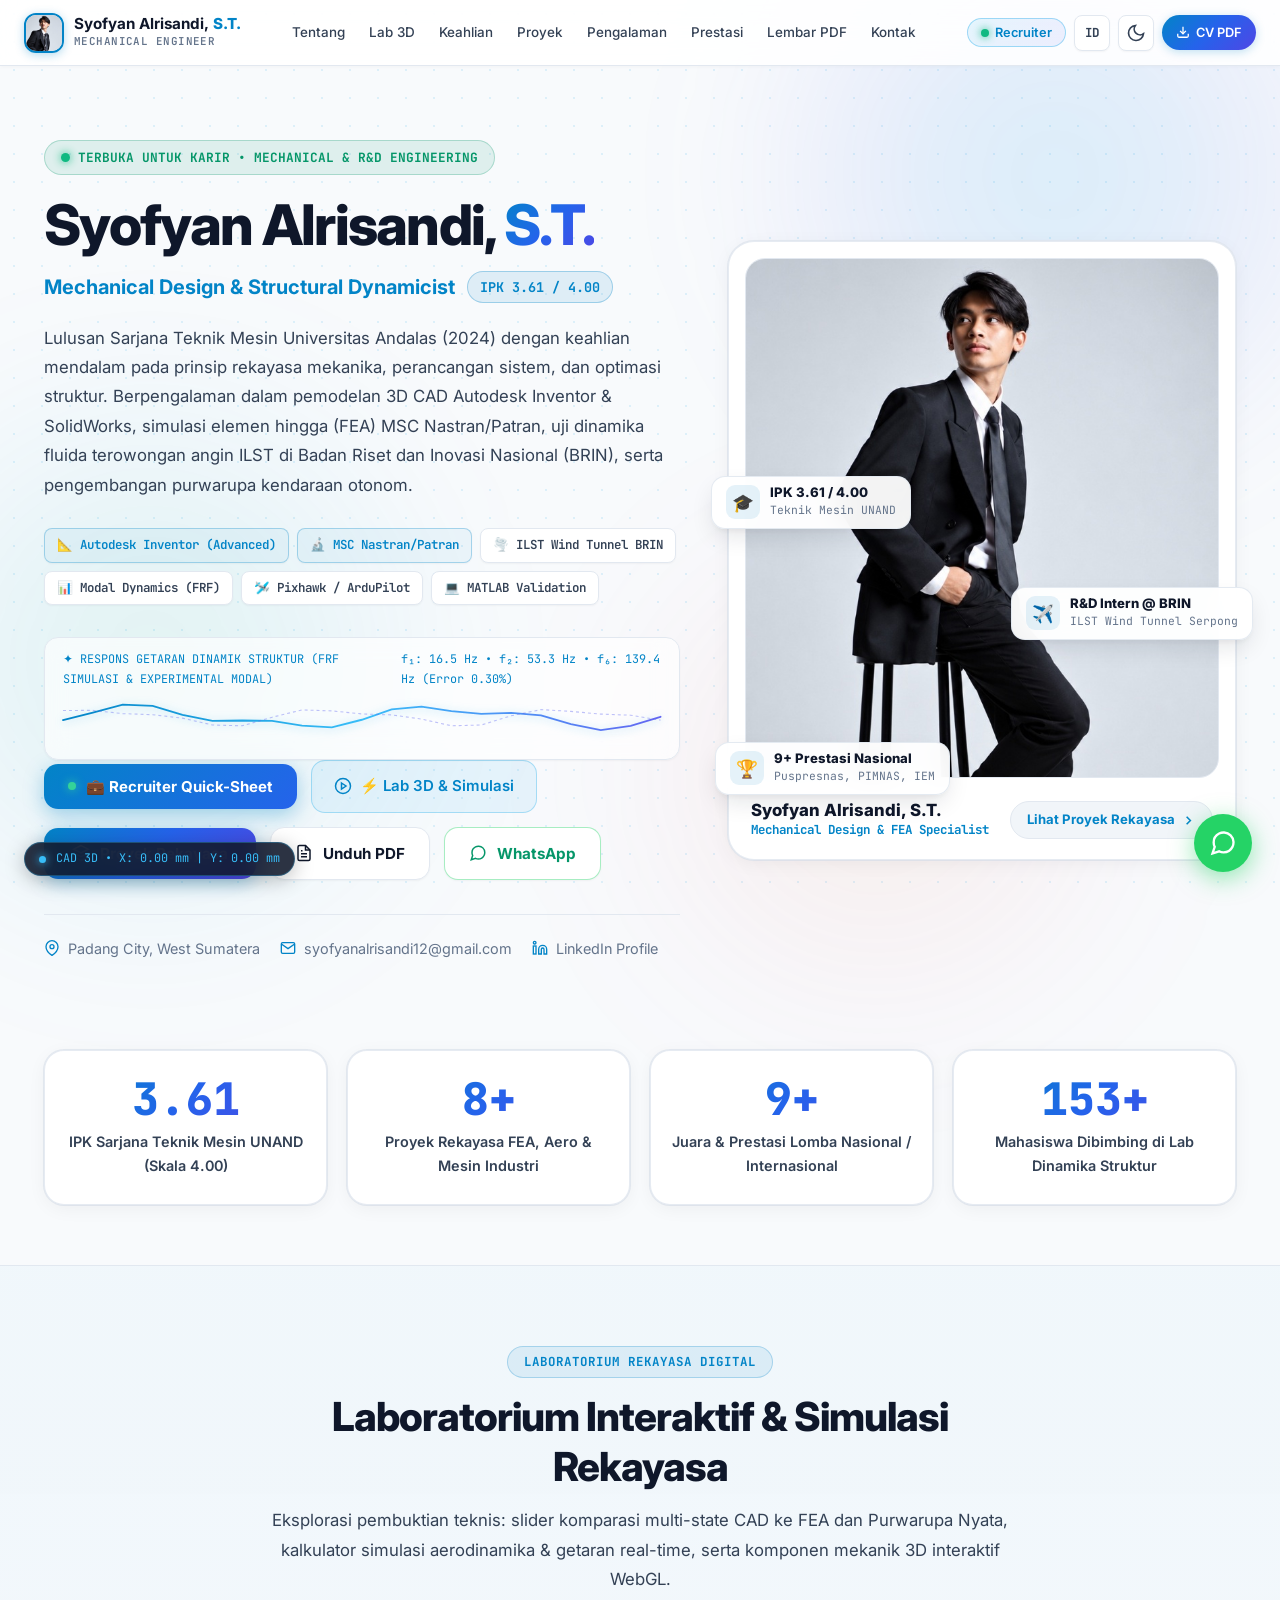
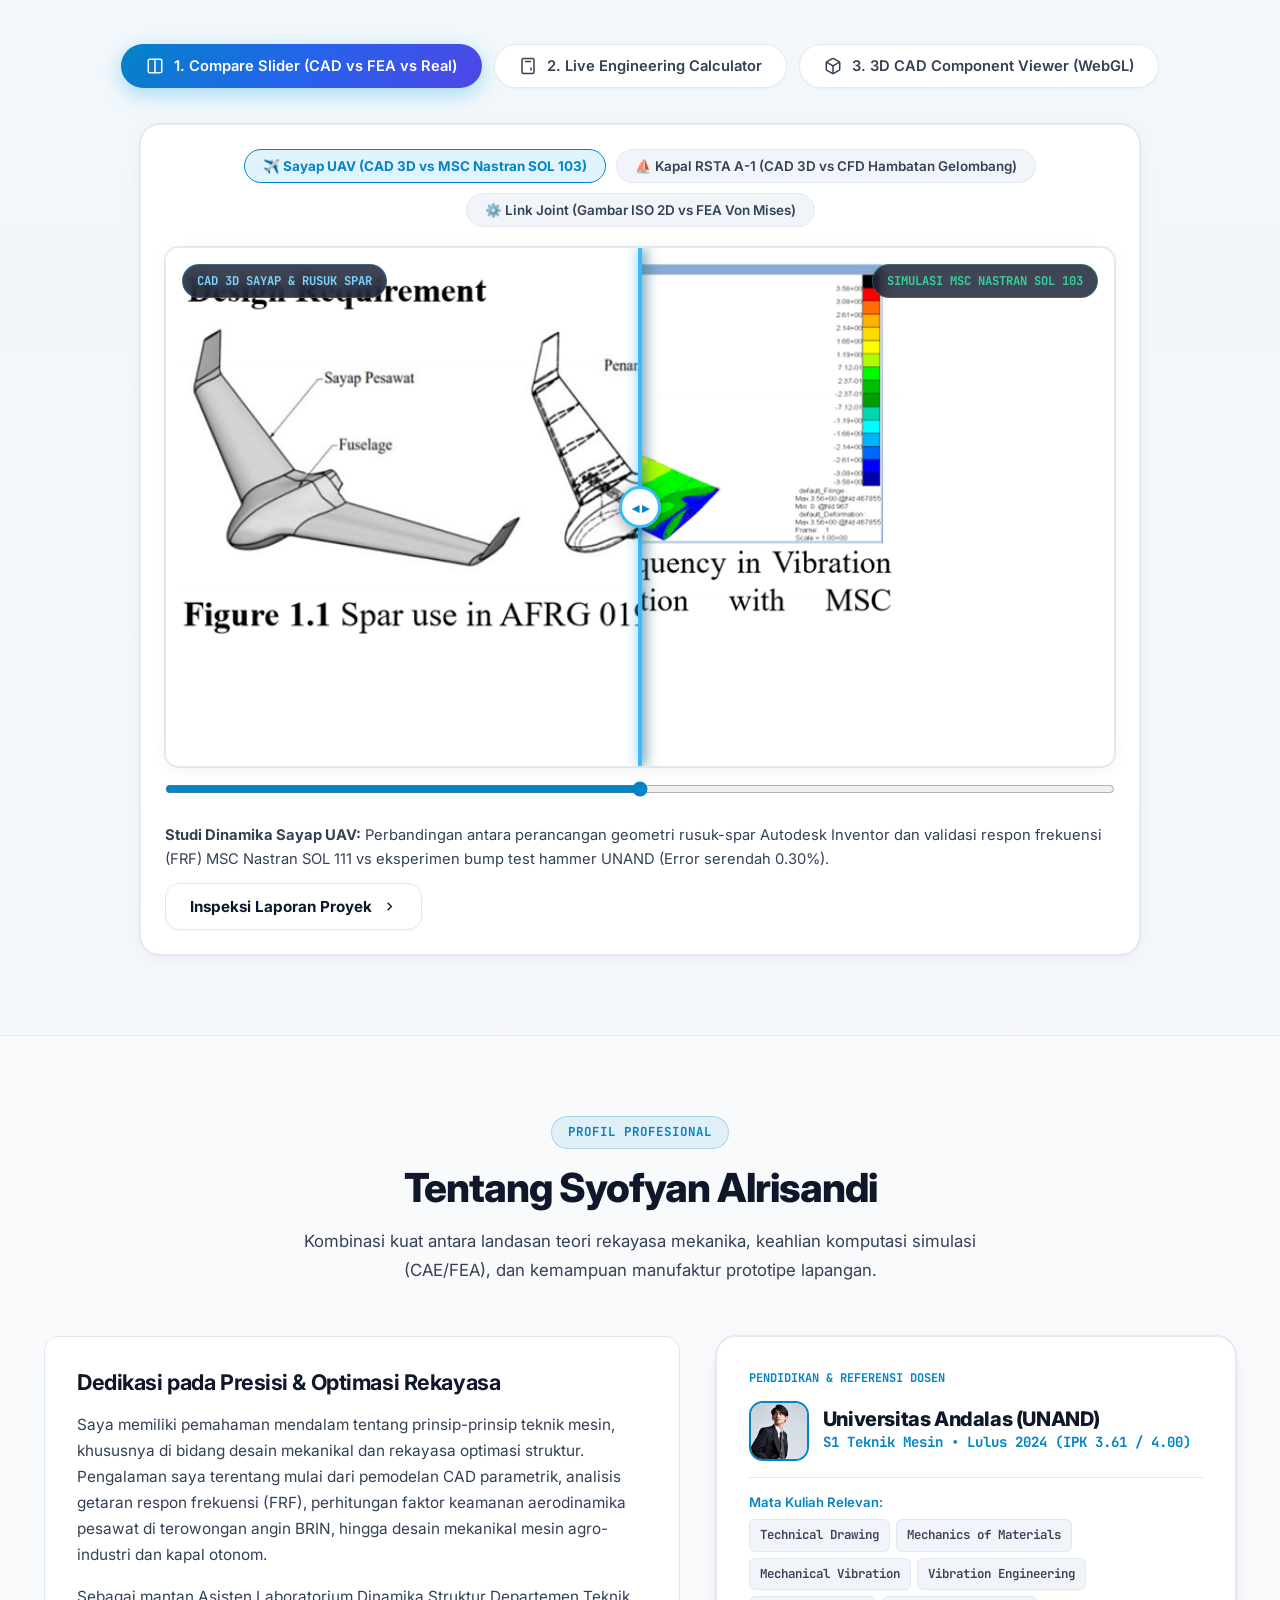
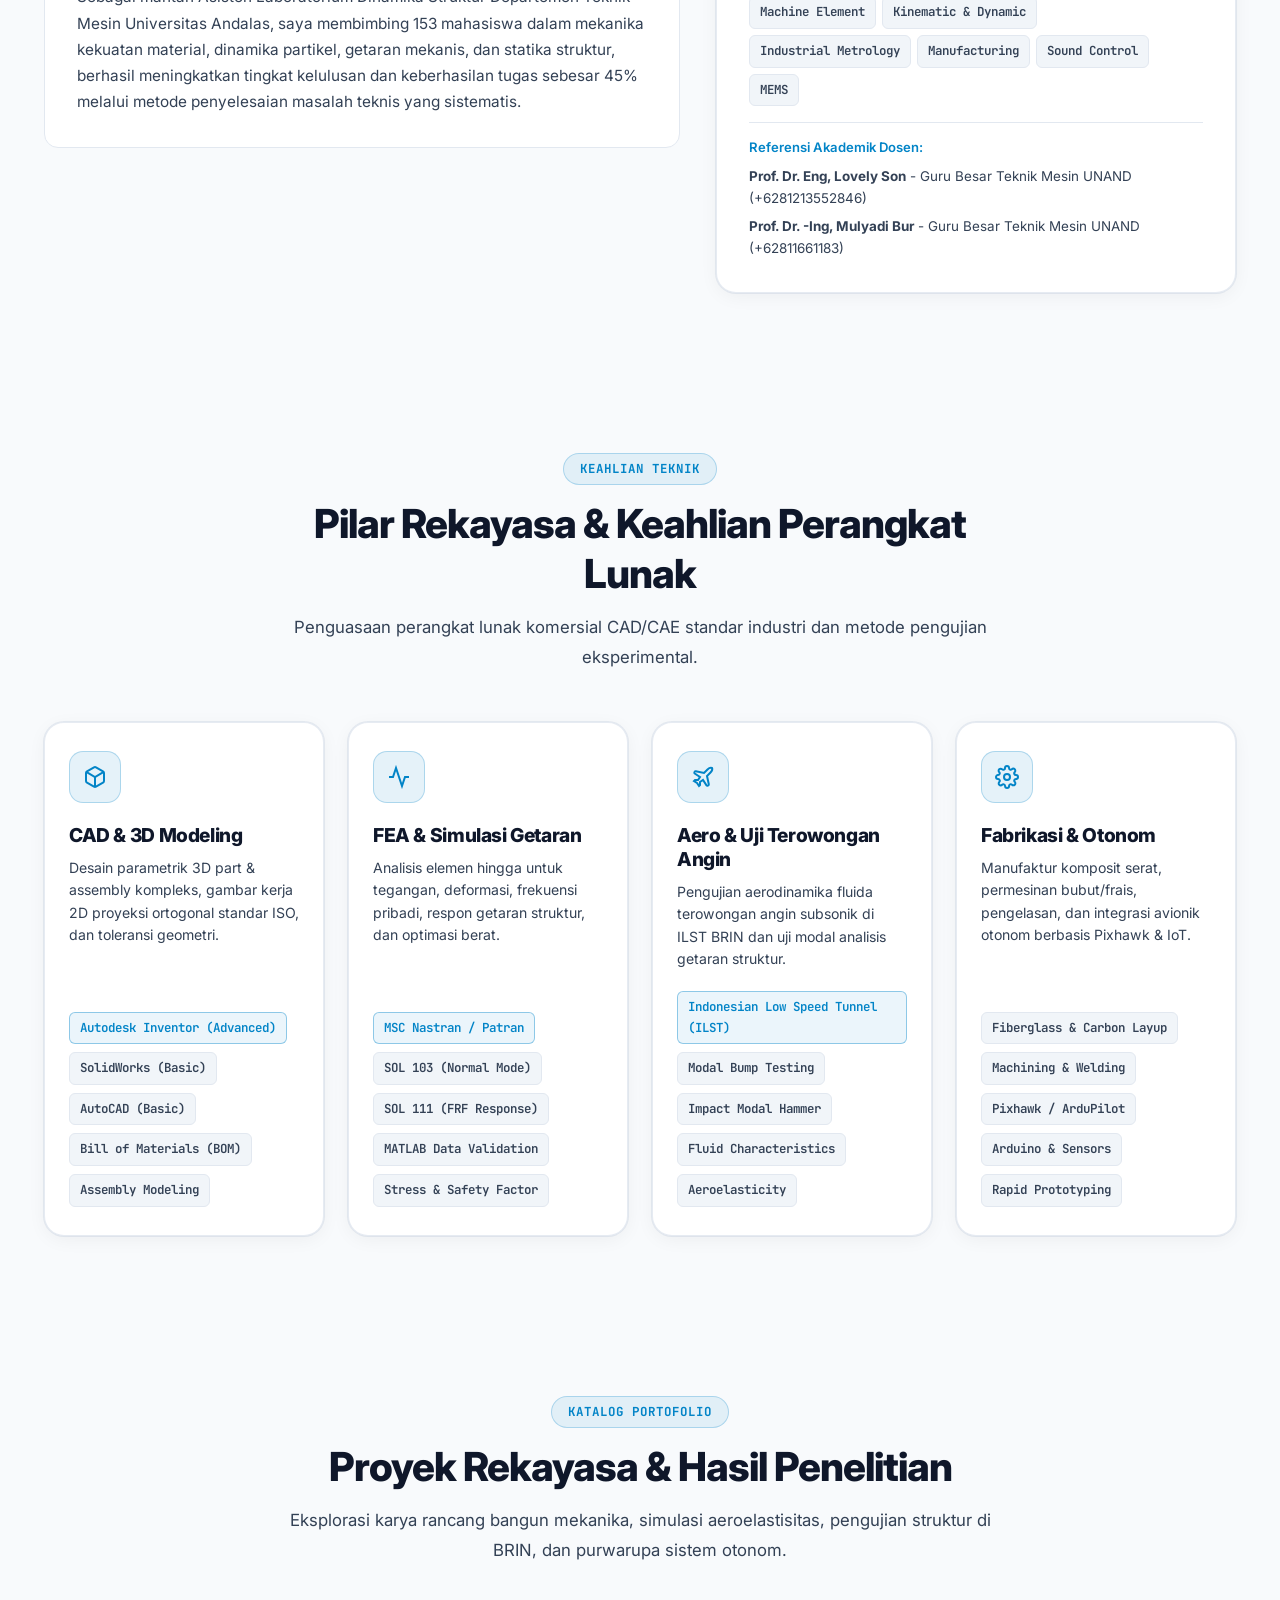
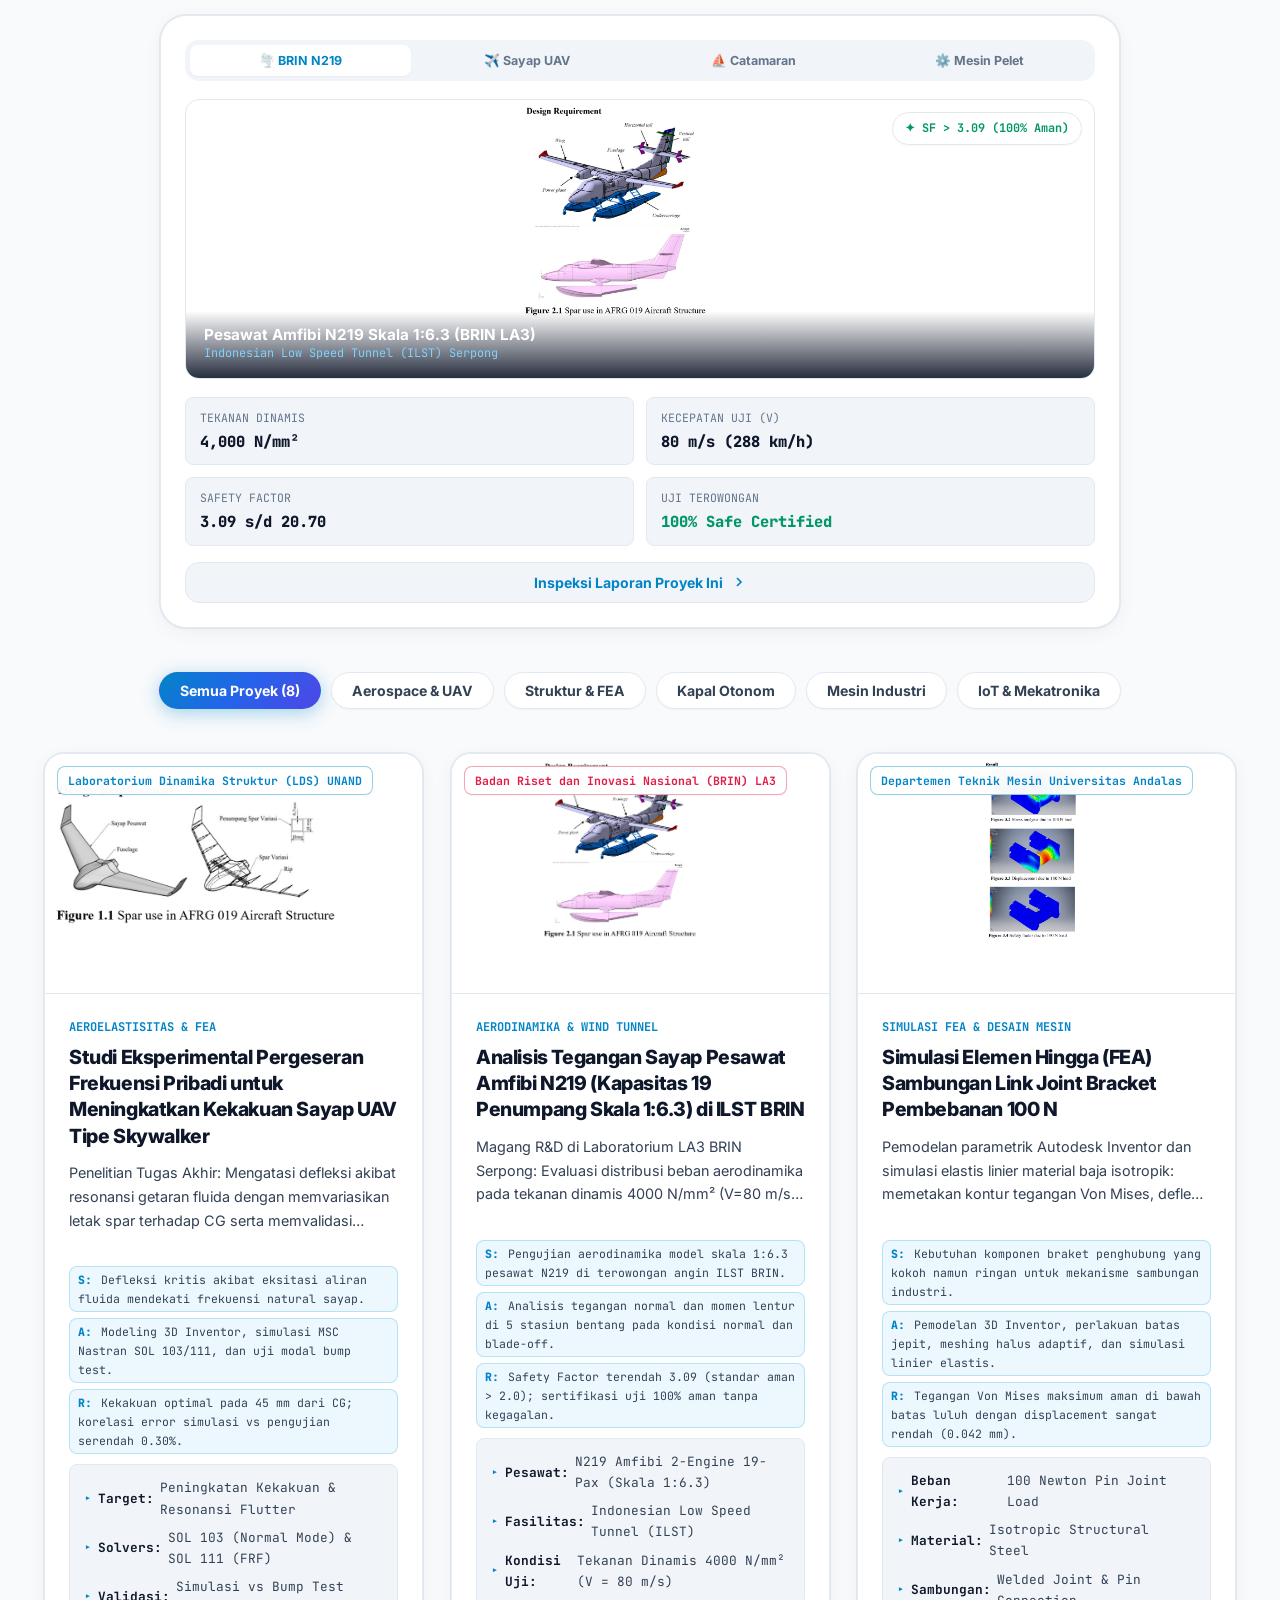
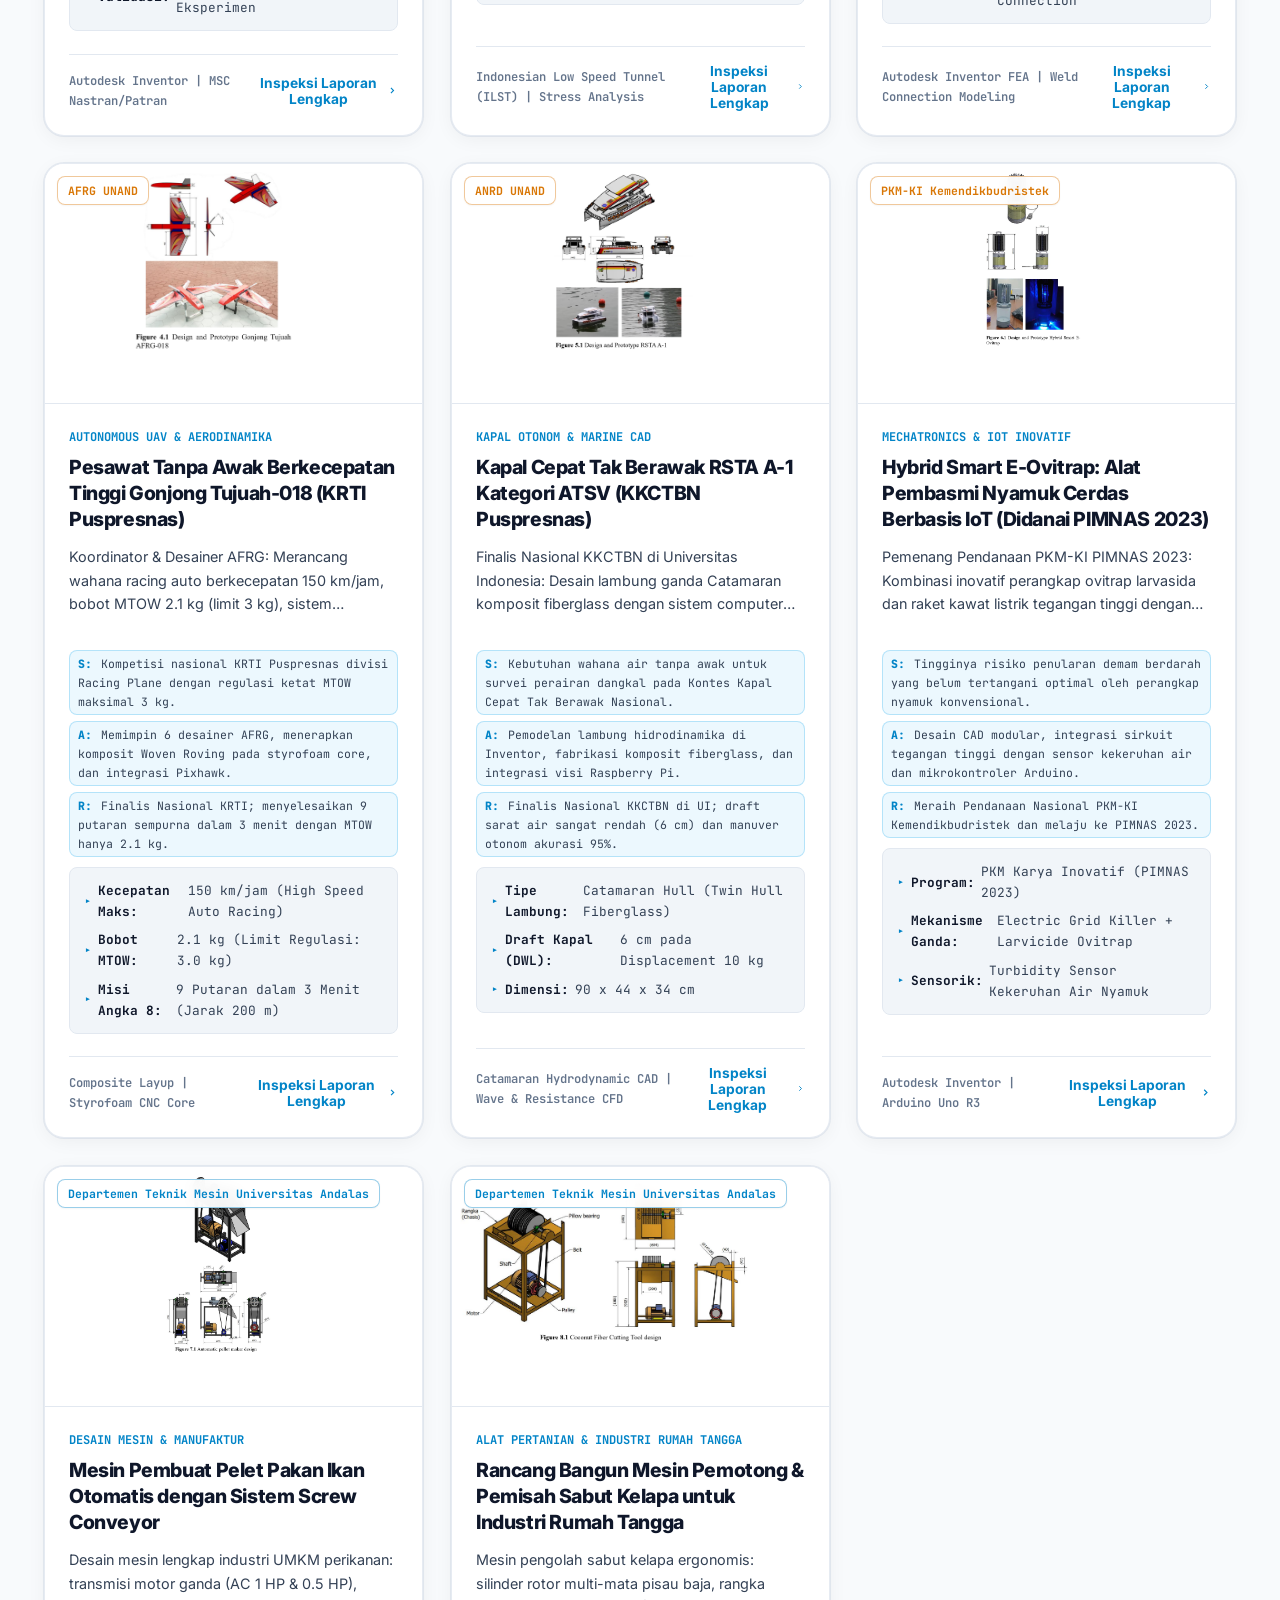
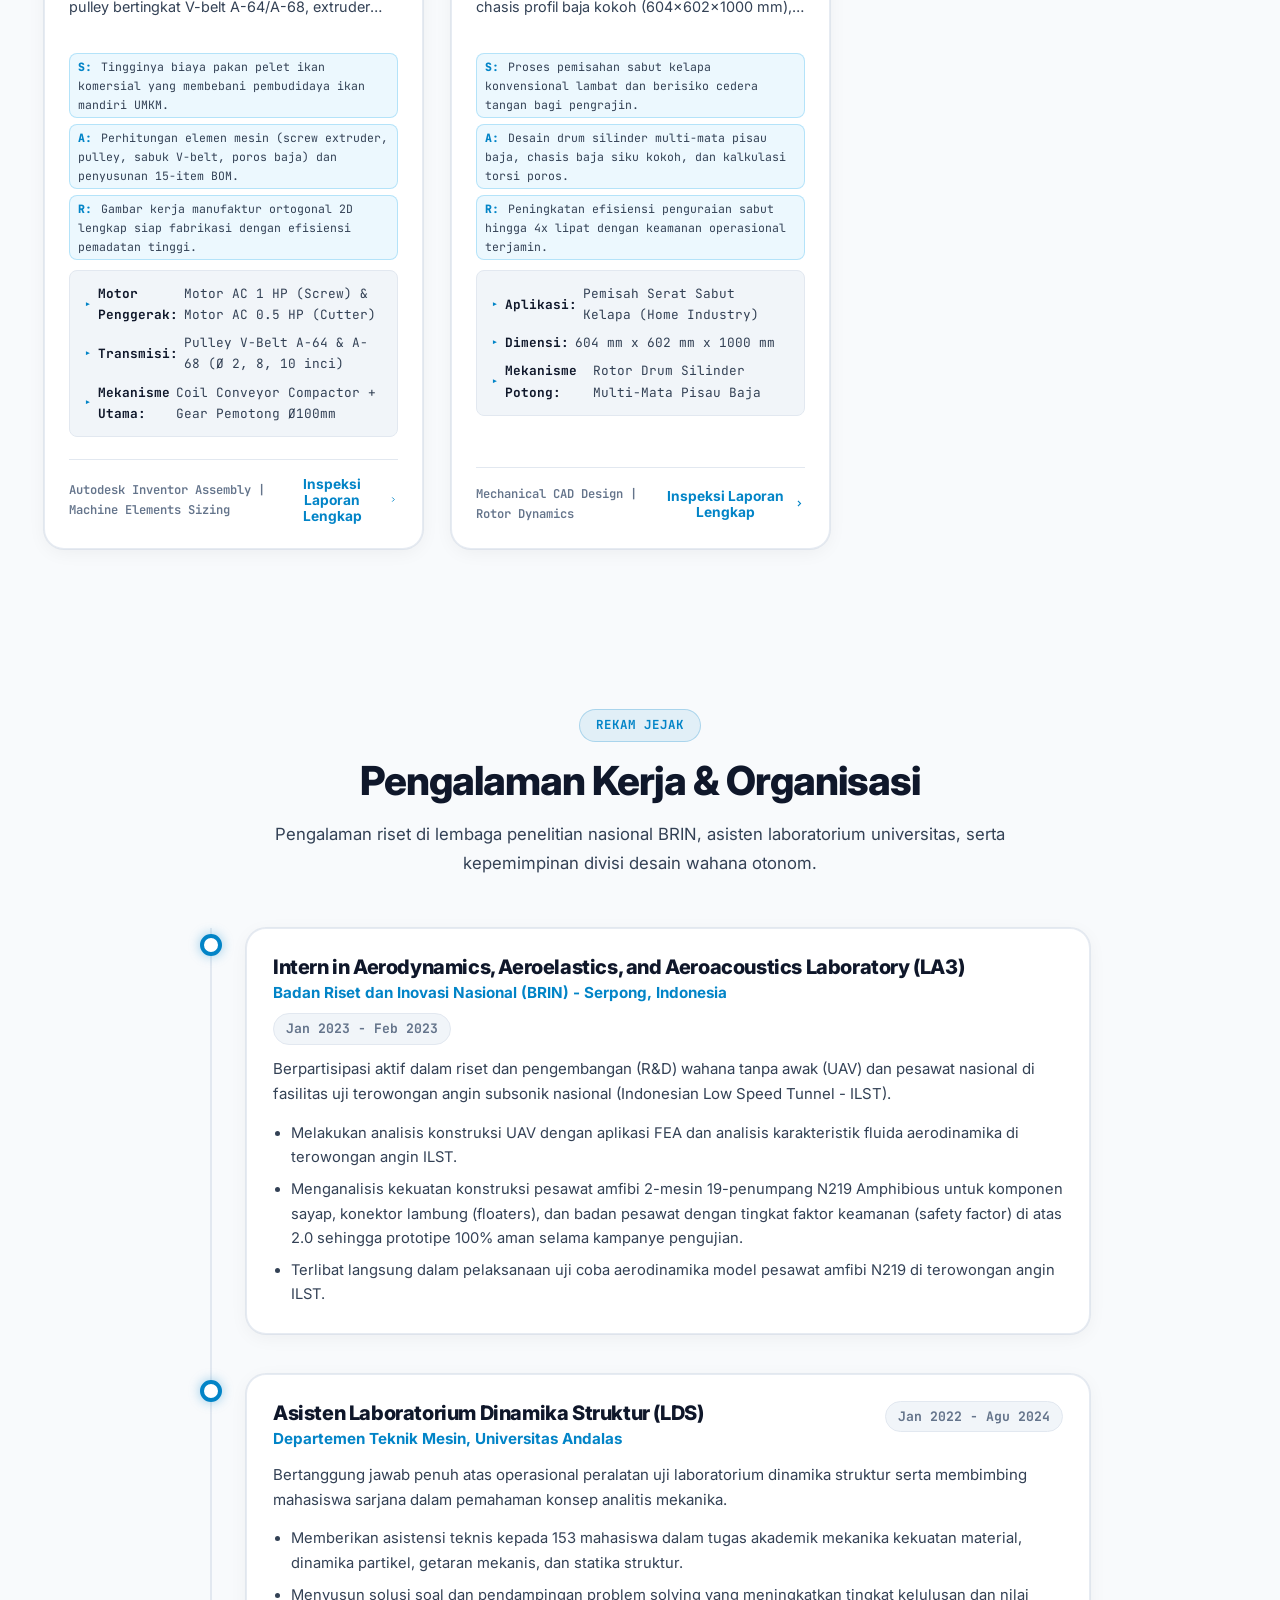
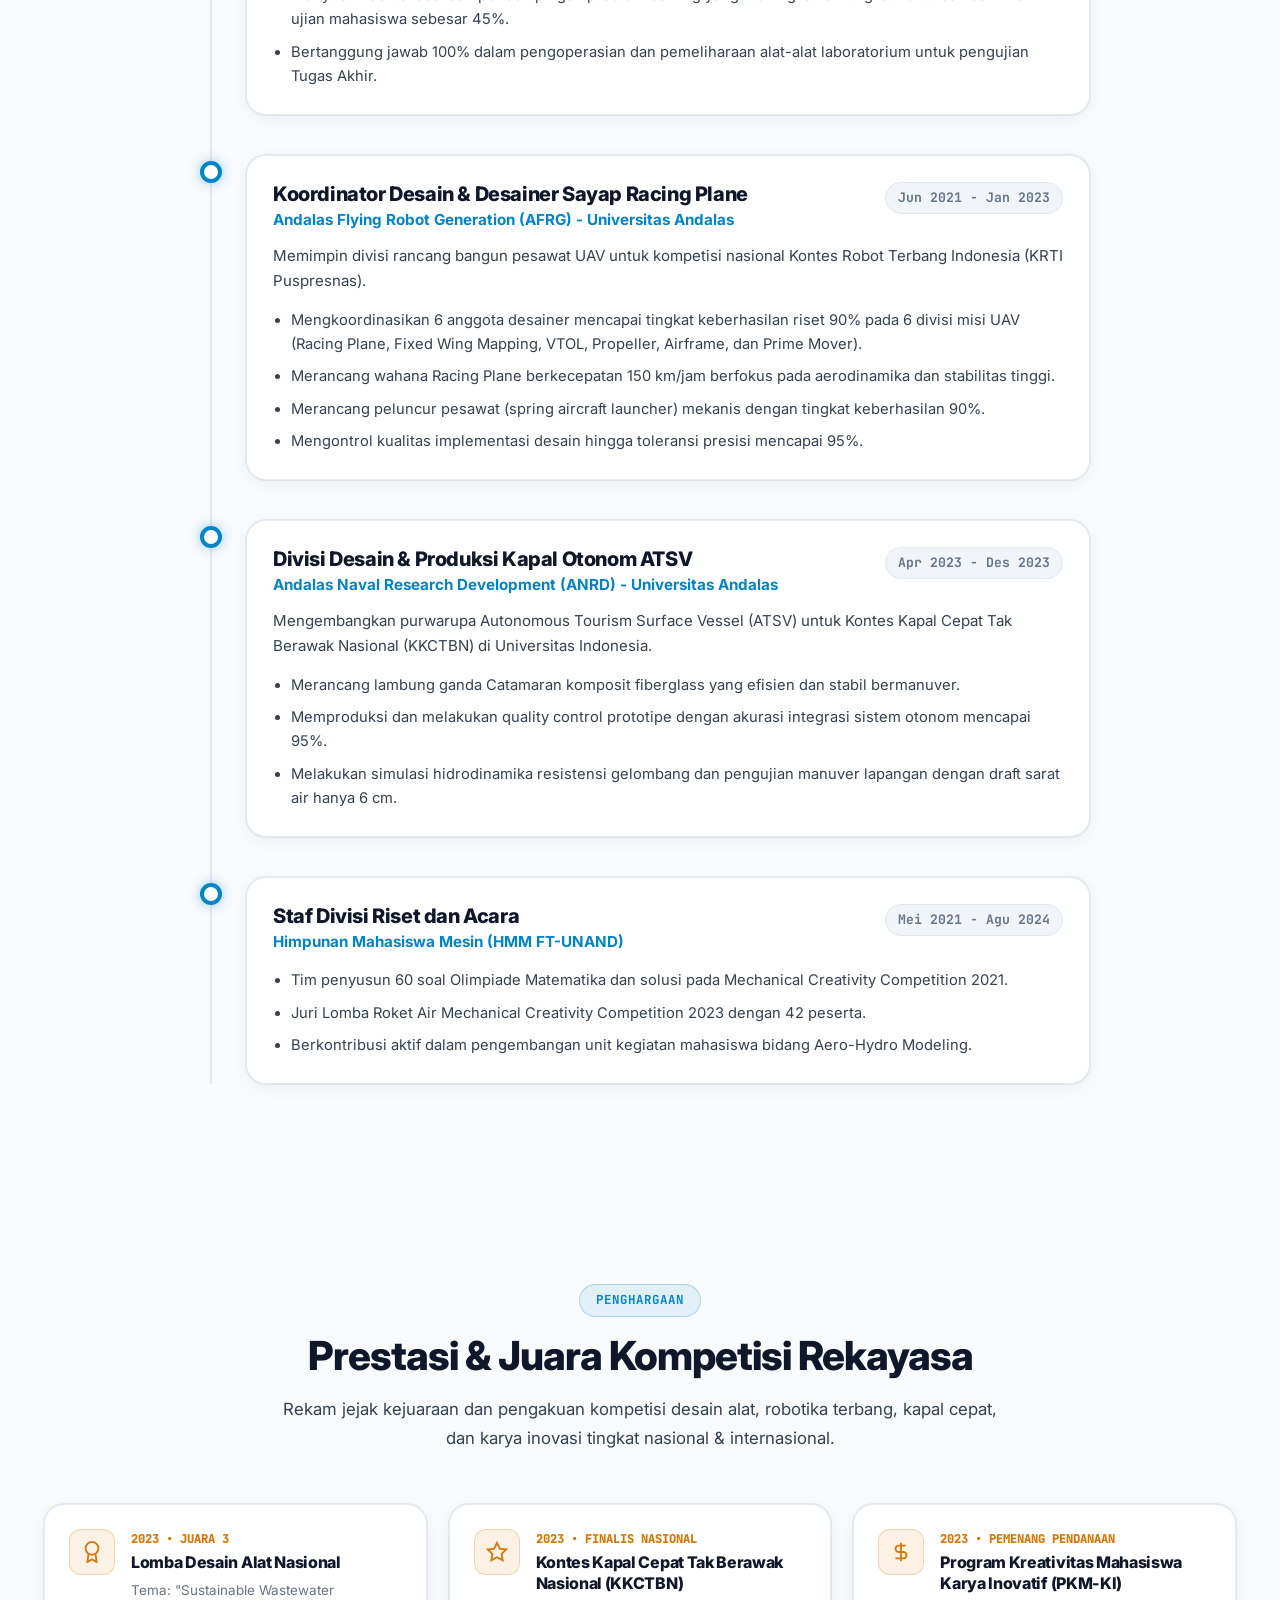
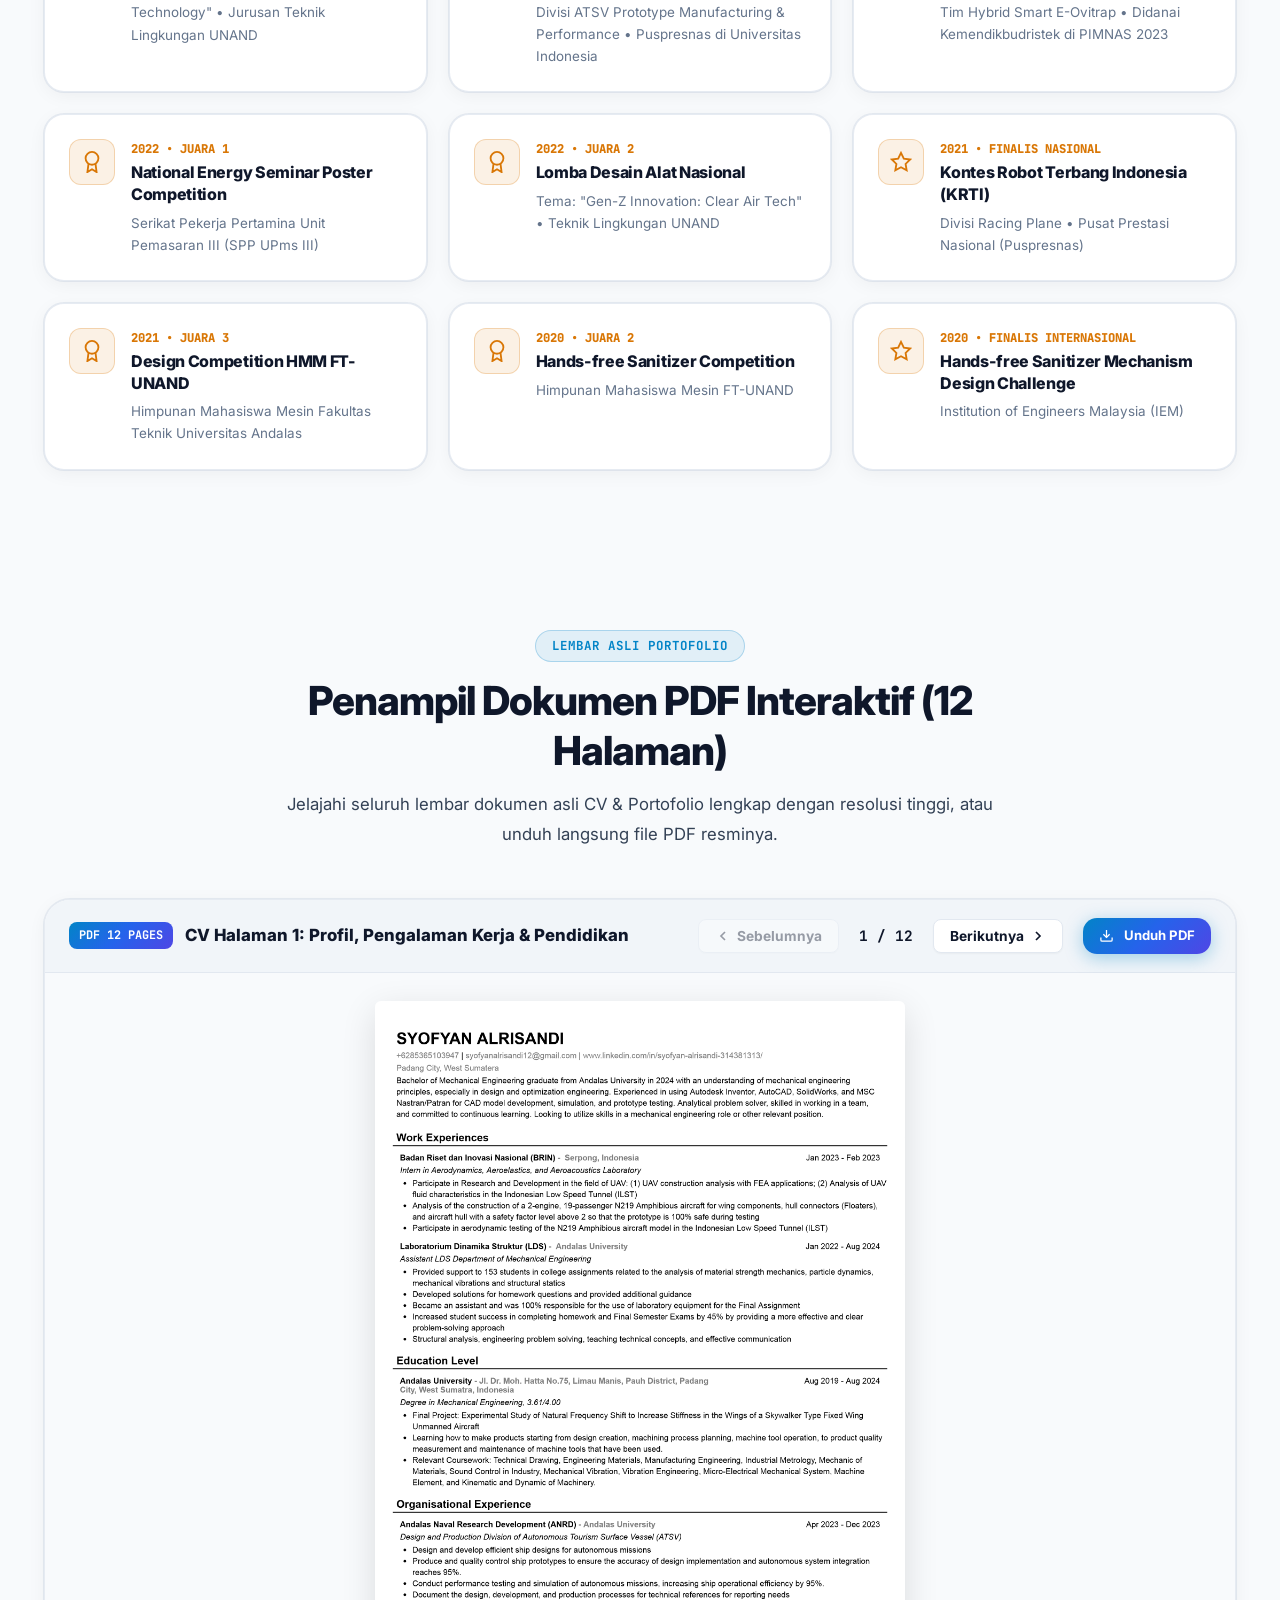
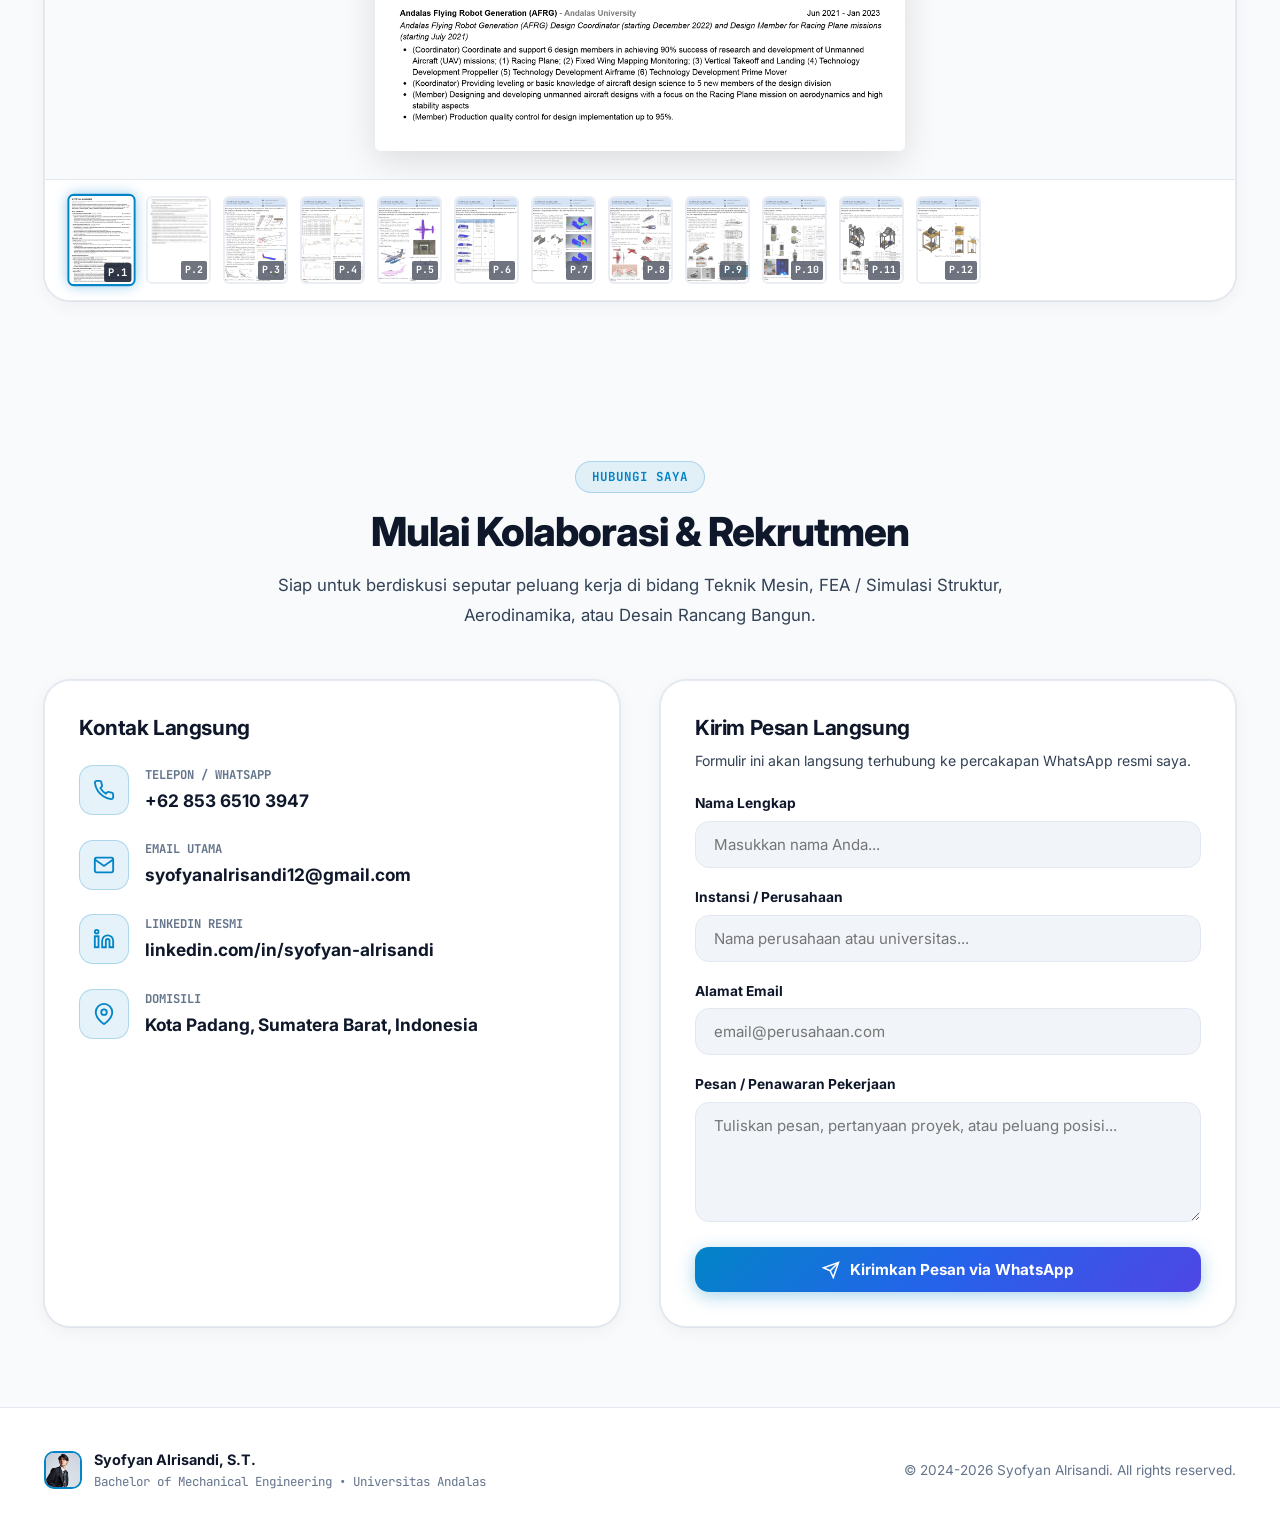
<file: index.html>
<!DOCTYPE html>
<html lang="id" data-theme="light">
<head>
  <meta charset="UTF-8">
  <meta name="viewport" content="width=device-width, initial-scale=1.0, viewport-fit=cover">
  <title>Syofyan Alrisandi, S.T. | Mechanical Design Engineer & Structural Dynamicist</title>
  
  <meta name="description" content="Portofolio resmi Syofyan Alrisandi, S.T. - Sarjana Teknik Mesin Universitas Andalas (IPK 3.61). Spesialis CAD 3D Autodesk Inventor, Simulasi FEA MSC Nastran/Patran, Uji Aerodinamika Terowongan Angin ILST BRIN, dan Kendaraan Otonom.">
  <meta name="author" content="Syofyan Alrisandi">
  <meta name="keywords" content="Syofyan Alrisandi, Mechanical Engineer, Teknik Mesin, Autodesk Inventor, FEA, MSC Nastran, Patran, BRIN, N219 Amphibious, UAV, KKCTBN, KRTI, Andalas University">

  <!-- Open Graph -->
  <meta property="og:title" content="Syofyan Alrisandi, S.T. | Mechanical Design Engineer & FEA Specialist">
  <meta property="og:description" content="Portofolio Teknik Mesin: Simulasi Getaran Struktur UAV, Analisis Beban Sayap N219 Amfibi di ILST BRIN, Wahana Otonom, dan Perancangan Mesin Industri.">
  <meta property="og:type" content="website">

  <!-- Google Fonts -->
  <link rel="preconnect" href="https://fonts.googleapis.com">
  <link rel="preconnect" href="https://fonts.gstatic.com" crossorigin>
  <link href="https://fonts.googleapis.com/css2?family=Inter:wght@300;400;500;600;700;800&family=JetBrains+Mono:wght@400;500;600;700&display=swap" rel="stylesheet">

  <link rel="stylesheet" href="portfolio.css">
</head>
<body>

  <!-- Reading Progress Bar -->
  <div class="reading-progress-bar" id="reading-progress"></div>

  <!-- Ambient Glowing Accents (Soft & Luminous) -->
  <div class="ambient-glow"></div>
  <div class="ambient-glow-2"></div>
  <div class="ambient-glow-3"></div>

  <!-- HUD Coordinate Tracker Overlay (Cyber-Precision) -->
  <div class="hud-tracker" id="hud-tracker">
    <div class="hud-indicator">
      <span class="hud-pulse"></span>
      <span id="hud-coord-text">CAD 3D • X: 0.00 mm | Y: 0.00 mm</span>
    </div>
  </div>

  <!-- NAVIGATION BAR -->
  <header class="navbar" id="navbar">
    <div class="container">
      <a href="#" class="nav-brand">
        <img src="assets/syofyan_headshot.jpg" alt="Syofyan Alrisandi, S.T." class="nav-avatar-img">
        <div class="nav-title-group">
          <span class="name">Syofyan Alrisandi, <span class="degree-accent">S.T.</span></span>
          <span class="badge-title">Mechanical Engineer</span>
        </div>
      </a>

      <!-- Minimalist Navigation Links -->
      <ul class="nav-menu" id="nav-menu">
        <li><a href="#tentang" class="nav-link" data-i18n-id="Tentang" data-i18n-en="About">Tentang</a></li>
        <li><a href="#laboratorium-interaktif" class="nav-link" data-i18n-id="Lab 3D" data-i18n-en="3D Lab">Lab 3D</a></li>
        <li><a href="#keahlian" class="nav-link" data-i18n-id="Keahlian" data-i18n-en="Expertise">Keahlian</a></li>
        <li><a href="#proyek" class="nav-link" data-i18n-id="Proyek" data-i18n-en="Projects">Proyek</a></li>
        <li><a href="#pengalaman" class="nav-link" data-i18n-id="Pengalaman" data-i18n-en="Experience">Pengalaman</a></li>
        <li><a href="#prestasi" class="nav-link" data-i18n-id="Prestasi" data-i18n-en="Awards">Prestasi</a></li>
        <li><a href="#dokumen-portfolio" class="nav-link" data-i18n-id="Lembar PDF" data-i18n-en="PDF Sheets">Lembar PDF</a></li>
        <li><a href="#kontak" class="nav-link" data-i18n-id="Kontak" data-i18n-en="Contact">Kontak</a></li>
      </ul>

      <!-- Minimalist Action Buttons -->
      <div class="nav-actions">
        <!-- Recruiter Pill Button -->
        <button class="btn-recruiter-action" id="open-recruiter-drawer" title="Buka Dossier Cepat untuk Recruiter">
          <span class="recruiter-pulse"></span>
          <span data-i18n-id="Recruiter" data-i18n-en="Recruiter">Recruiter</span>
        </button>

        <!-- Language Switcher Button -->
        <button class="btn-icon" id="lang-toggle-btn" title="Ganti Bahasa / Switch Language" style="font-family: var(--font-mono); font-weight: 700; font-size: 0.78rem;">
          ID
        </button>

        <!-- Dark/Light Theme Button -->
        <button class="btn-icon" id="theme-toggle-btn" title="Ganti Tema">
          <svg width="18" height="18" viewBox="0 0 24 24" fill="none" stroke="currentColor" stroke-width="2"><path d="M21 12.79A9 9 0 1 1 11.21 3 7 7 0 0 0 21 12.79z"></path></svg>
        </button>

        <!-- Download CV / Portfolio PDF Button -->
        <a href="portfolio_syofyan_alrisandi.pdf" download="Portfolio_Syofyan_Alrisandi_ST.pdf" class="btn-cv-download" title="Unduh CV Portofolio PDF">
          <svg width="14" height="14" viewBox="0 0 24 24" fill="none" stroke="currentColor" stroke-width="2.2"><path d="M21 15v4a2 2 0 0 1-2 2H5a2 2 0 0 1-2-2v-4"></path><polyline points="7 10 12 15 17 10"></polyline><line x1="12" y1="15" x2="12" y2="3"></line></svg>
          <span data-i18n-id="CV PDF" data-i18n-en="CV PDF">CV PDF</span>
        </a>

        <!-- Mobile Menu Toggle Button -->
        <button class="mobile-menu-toggle" id="mobile-menu-toggle" aria-label="Toggle Navigation Menu">
          <svg width="22" height="22" viewBox="0 0 24 24" fill="none" stroke="currentColor" stroke-width="2"><line x1="3" y1="12" x2="21" y2="12"></line><line x1="3" y1="6" x2="21" y2="6"></line><line x1="3" y1="18" x2="21" y2="18"></line></svg>
        </button>
      </div>
    </div>
  </header>

  <main>
    <!-- HERO SECTION -->
    <section class="hero-section" id="hero">
      <div class="container">
        <div class="hero-grid">
          
          <!-- Hero Left Column: Information & Bio -->
          <div class="hero-content">
            <div class="hero-badge-status">
              <span class="pulse-dot"></span>
              <span data-i18n-id="TERBUKA UNTUK KARIR • MECHANICAL & R&D ENGINEERING" data-i18n-en="OPEN TO WORK • MECHANICAL & R&D ENGINEERING">TERBUKA UNTUK KARIR • MECHANICAL &amp; R&amp;D ENGINEERING</span>
            </div>

            <h1 class="hero-name">
              Syofyan Alrisandi, <span class="title-accent">S.T.</span>
            </h1>

            <div class="hero-degree">
              <span>Mechanical Design &amp; Structural Dynamicist</span>
              <span class="gpa-pill">IPK 3.61 / 4.00</span>
            </div>

            <p class="hero-bio" data-i18n-id="Lulusan Sarjana Teknik Mesin Universitas Andalas (2024) dengan keahlian mendalam pada prinsip rekayasa mekanika, perancangan sistem, dan optimasi struktur. Berpengalaman dalam pemodelan 3D CAD Autodesk Inventor & SolidWorks, simulasi elemen hingga (FEA) MSC Nastran/Patran, uji dinamika fluida terowongan angin ILST di Badan Riset dan Inovasi Nasional (BRIN), serta pengembangan purwarupa kendaraan otonom." data-i18n-en="Bachelor of Mechanical Engineering graduate from Andalas University (2024) with in-depth understanding of mechanical engineering principles, system design, and structural optimization. Experienced in 3D CAD modeling (Autodesk Inventor & SolidWorks), FEA simulation (MSC Nastran/Patran), wind tunnel aerodynamic testing (ILST at BRIN), and autonomous vehicle prototyping.">
              Lulusan Sarjana Teknik Mesin Universitas Andalas (2024) dengan keahlian mendalam pada prinsip rekayasa mekanika, perancangan sistem, dan optimasi struktur. Berpengalaman dalam pemodelan 3D CAD Autodesk Inventor &amp; SolidWorks, simulasi elemen hingga (FEA) MSC Nastran/Patran, uji dinamika fluida terowongan angin ILST di Badan Riset dan Inovasi Nasional (BRIN), serta pengembangan purwarupa kendaraan otonom.
            </p>

            <!-- Creative Engineering Toolset Chips -->
            <div class="hero-tools-row">
              <span class="tool-chip featured">📐 Autodesk Inventor (Advanced)</span>
              <span class="tool-chip featured">🔬 MSC Nastran/Patran</span>
              <span class="tool-chip">🌪️ ILST Wind Tunnel BRIN</span>
              <span class="tool-chip">📊 Modal Dynamics (FRF)</span>
              <span class="tool-chip">🛩️ Pixhawk / ArduPilot</span>
              <span class="tool-chip">💻 MATLAB Validation</span>
            </div>

            <!-- Dynamic Harmonic Waveform Visualizer (LDS UNAND Vibration Theme) -->
            <div class="hero-waveform-container">
              <div class="hero-waveform-header">
                <span>✦ RESPONS GETARAN DINAMIK STRUKTUR (FRF SIMULASI &amp; EXPERIMENTAL MODAL)</span>
                <span>f₁: 16.5 Hz • f₂: 53.3 Hz • f₆: 139.4 Hz (Error 0.30%)</span>
              </div>
              <svg class="hero-waveform-svg" viewBox="0 0 800 60" preserveAspectRatio="none">
                <defs>
                  <linearGradient id="wave-grad" x1="0%" y1="0%" x2="100%" y2="0%">
                    <stop offset="0%" stop-color="#0284c7" />
                    <stop offset="50%" stop-color="#38bdf8" />
                    <stop offset="100%" stop-color="#6366f1" />
                  </linearGradient>
                </defs>
                <path class="wave-path" id="live-wave-path" d="M0,30 Q100,5 200,30 T400,30 T600,30 T800,30" />
                <path class="wave-path-secondary" id="live-wave-path-2" d="M0,30 Q100,45 200,30 T400,30 T600,30 T800,30" />
              </svg>
            </div>

            <!-- Hero Action Buttons -->
            <div class="hero-ctas">
              <button class="btn-recruiter-hero" id="hero-open-recruiter-btn">
                <span class="pulse-dot-green"></span>
                <span data-i18n-id="💼 Recruiter Quick-Sheet" data-i18n-en="💼 Recruiter Quick-Sheet">💼 Recruiter Quick-Sheet</span>
              </button>

              <a href="#laboratorium-interaktif" class="btn-interactive-hero">
                <svg width="18" height="18" viewBox="0 0 24 24" fill="none" stroke="currentColor" stroke-width="2"><circle cx="12" cy="12" r="10"></circle><polygon points="10 8 16 12 10 16 10 8"></polygon></svg>
                <span data-i18n-id="⚡ Lab 3D & Simulasi" data-i18n-en="⚡ 3D Lab & Sim">⚡ Lab 3D &amp; Simulasi</span>
              </a>

              <a href="#proyek" class="btn-primary">
                <svg width="18" height="18" viewBox="0 0 24 24" fill="none" stroke="currentColor" stroke-width="2"><polygon points="12 2 2 7 12 12 22 7 12 2"></polygon><polyline points="2 17 12 22 22 17"></polyline><polyline points="2 12 12 17 22 12"></polyline></svg>
                <span data-i18n-id="Proyek Rekayasa" data-i18n-en="Engineering Projects">Proyek Rekayasa</span>
              </a>

              <a href="portfolio_syofyan_alrisandi.pdf" download="Portfolio_Syofyan_Alrisandi_ST.pdf" class="btn-secondary">
                <svg width="18" height="18" viewBox="0 0 24 24" fill="none" stroke="currentColor" stroke-width="2"><path d="M14 2H6a2 2 0 0 0-2 2v16a2 2 0 0 0 2 2h12a2 2 0 0 0 2-2V8z"></path><polyline points="14 2 14 8 20 8"></polyline><line x1="16" y1="13" x2="8" y2="13"></line><line x1="16" y1="17" x2="8" y2="17"></line><polyline points="10 9 9 9 8 9"></polyline></svg>
                <span data-i18n-id="Unduh PDF" data-i18n-en="Download PDF">Unduh PDF</span>
              </a>

              <a href="https://wa.me/6285365103947?text=Halo%20Syofyan%20Alrisandi,%20saya%20tertarik%20dengan%20portofolio%20Anda." target="_blank" rel="noopener noreferrer" class="btn-secondary" style="border-color: rgba(37, 211, 102, 0.4); color: #059669;">
                <svg width="18" height="18" viewBox="0 0 24 24" fill="none" stroke="currentColor" stroke-width="2"><path d="M21 11.5a8.38 8.38 0 0 1-.9 3.8 8.5 8.5 0 0 1-7.6 4.7 8.38 8.38 0 0 1-3.8-.9L3 21l1.9-5.7a8.38 8.38 0 0 1-.9-3.8 8.5 8.5 0 0 1 4.7-7.6 8.38 8.38 0 0 1 3.8-.9h.5a8.48 8.48 0 0 1 8 8v.5z"></path></svg>
                <span>WhatsApp</span>
              </a>
            </div>

            <!-- Contact & Social Highlights -->
            <div class="hero-contact-row">
              <div class="hero-contact-item">
                <svg width="16" height="16" viewBox="0 0 24 24" fill="none" stroke="currentColor" stroke-width="2"><path d="M21 10c0 7-9 13-9 13s-9-6-9-13a9 9 0 0 1 18 0z"></path><circle cx="12" cy="10" r="3"></circle></svg>
                <span>Padang City, West Sumatera</span>
              </div>
              <div class="hero-contact-item">
                <svg width="16" height="16" viewBox="0 0 24 24" fill="none" stroke="currentColor" stroke-width="2"><path d="M4 4h16c1.1 0 2 .9 2 2v12c0 1.1-.9 2-2 2H4c-1.1 0-2-.9-2-2V6c0-1.1.9-2 2-2z"></path><polyline points="22,6 12,13 2,6"></polyline></svg>
                <a href="mailto:syofyanalrisandi12@gmail.com">syofyanalrisandi12@gmail.com</a>
              </div>
              <div class="hero-contact-item">
                <svg width="16" height="16" viewBox="0 0 24 24" fill="none" stroke="currentColor" stroke-width="2"><path d="M16 8a6 6 0 0 1 6 6v7h-4v-7a2 2 0 0 0-2-2 2 2 0 0 0-2 2v7h-4v-7a6 6 0 0 1 6-6z"></path><rect x="2" y="9" width="4" height="12"></rect><circle cx="4" cy="4" r="2"></circle></svg>
                <a href="https://www.linkedin.com/in/syofyan-alrisandi-314381313/" target="_blank" rel="noopener noreferrer">LinkedIn Profile</a>
              </div>
            </div>

          </div>

          <!-- Hero Right Column: Executive Engineer Portrait Card -->
          <div class="hero-portrait-card">
            <div class="portrait-image-wrapper">
              <img src="assets/syofyan_portrait_34.jpg" alt="Syofyan Alrisandi, S.T. - Mechanical Design Engineer" class="portrait-img">
            </div>

            <!-- Floating Badges: Positioned Safely with Generous Distance from Face -->
            <div class="floating-badge badge-mid-left">
              <span class="badge-icon">🎓</span>
              <div>
                <div class="badge-title">IPK 3.61 / 4.00</div>
                <div class="badge-sub">Teknik Mesin UNAND</div>
              </div>
            </div>

            <div class="floating-badge badge-mid-right">
              <span class="badge-icon">✈️</span>
              <div>
                <div class="badge-title">R&amp;D Intern @ BRIN</div>
                <div class="badge-sub">ILST Wind Tunnel Serpong</div>
              </div>
            </div>

            <div class="floating-badge badge-bottom-left">
              <span class="badge-icon">🏆</span>
              <div>
                <div class="badge-title">9+ Prestasi Nasional</div>
                <div class="badge-sub">Puspresnas, PIMNAS, IEM</div>
              </div>
            </div>

            <!-- Quick Profile Bar Underneath -->
            <div class="portrait-card-footer">
              <div class="portrait-footer-info">
                <div class="portrait-name">Syofyan Alrisandi, S.T.</div>
                <div class="portrait-role">Mechanical Design &amp; FEA Specialist</div>
              </div>
              <a href="#proyek" class="portrait-btn-explore">
                <span>Lihat Proyek Rekayasa</span>
                <svg width="15" height="15" viewBox="0 0 24 24" fill="none" stroke="currentColor" stroke-width="2.5"><polyline points="9 18 15 12 9 6"></polyline></svg>
              </a>
            </div>
          </div>

        </div>
      </div>
    </section>

    <!-- METRICS COUNTER BAR -->
    <section class="metrics-bar-section">
      <div class="container">
        <div class="metrics-grid">
          
          <div class="metric-card">
            <div class="metric-number">3.61</div>
            <div class="metric-label" data-i18n-id="IPK Sarjana Teknik Mesin UNAND (Skala 4.00)" data-i18n-en="Mechanical Engineering GPA (4.00 Scale)">IPK Sarjana Teknik Mesin UNAND (Skala 4.00)</div>
          </div>

          <div class="metric-card">
            <div class="metric-number">8+</div>
            <div class="metric-label" data-i18n-id="Proyek Rekayasa FEA, Aero & Mesin Industri" data-i18n-en="Major FEA, Aerospace & Machine Projects">Proyek Rekayasa FEA, Aero & Mesin Industri</div>
          </div>

          <div class="metric-card">
            <div class="metric-number">9+</div>
            <div class="metric-label" data-i18n-id="Juara & Prestasi Lomba Nasional / Internasional" data-i18n-en="National & International Awards">Juara & Prestasi Lomba Nasional / Internasional</div>
          </div>

          <div class="metric-card">
            <div class="metric-number">153+</div>
            <div class="metric-label" data-i18n-id="Mahasiswa Dibimbing di Lab Dinamika Struktur" data-i18n-en="Students Mentored in Dynamics Lab">Mahasiswa Dibimbing di Lab Dinamika Struktur</div>
          </div>

        </div>
      </div>
    </section>

    <!-- TRIPLE-CROWN INTERACTIVE LAB & SIMULATION WORKBENCH -->
    <section class="lab-section" id="laboratorium-interaktif">
      <div class="container">
        <div class="section-header">
          <span class="section-tag" data-i18n-id="Laboratorium Rekayasa Digital" data-i18n-en="Digital Engineering Lab">Laboratorium Rekayasa Digital</span>
          <h2 class="section-title" data-i18n-id="Laboratorium Interaktif & Simulasi Rekayasa" data-i18n-en="Interactive Engineering Lab & Simulations">Laboratorium Interaktif &amp; Simulasi Rekayasa</h2>
          <p class="section-desc" data-i18n-id="Eksplorasi pembuktian teknis: slider komparasi multi-state CAD ke FEA dan Purwarupa Nyata, kalkulator simulasi aerodinamika & getaran real-time, serta komponen mekanik 3D interaktif WebGL." data-i18n-en="Interactive technical verification: multi-state comparison slider (CAD to FEA and Physical Testing), live aerodynamic & vibration formula simulators, and interactive 3D WebGL component inspection.">
            Eksplorasi pembuktian teknis: slider komparasi multi-state CAD ke FEA dan Purwarupa Nyata, kalkulator simulasi aerodinamika &amp; getaran real-time, serta komponen mekanik 3D interaktif WebGL.
          </p>
        </div>

        <!-- Master Workbench Tab Bar -->
        <div class="lab-tab-bar">
          <button class="lab-tab-btn active" data-lab-target="compare-panel">
            <svg width="18" height="18" viewBox="0 0 24 24" fill="none" stroke="currentColor" stroke-width="2"><rect x="3" y="3" width="18" height="18" rx="2" ry="2"></rect><line x1="12" y1="3" x2="12" y2="21"></line></svg>
            <span data-i18n-id="1. Compare Slider (CAD vs FEA vs Real)" data-i18n-en="1. Compare Slider (CAD vs FEA vs Real)">1. Compare Slider (CAD vs FEA vs Real)</span>
          </button>

          <button class="lab-tab-btn" data-lab-target="calc-panel">
            <svg width="18" height="18" viewBox="0 0 24 24" fill="none" stroke="currentColor" stroke-width="2"><rect x="4" y="2" width="16" height="20" rx="2"></rect><line x1="8" y1="6" x2="16" y2="6"></line><line x1="16" y1="14" x2="16" y2="18"></line><path d="M16 10h.01"></path><path d="M12 10h.01"></path><path d="M8 10h.01"></path><path d="M12 14h.01"></path><path d="M8 14h.01"></path><path d="M12 18h.01"></path><path d="M8 18h.01"></path></svg>
            <span data-i18n-id="2. Live Engineering Calculator" data-i18n-en="2. Live Engineering Calculator">2. Live Engineering Calculator</span>
          </button>

          <button class="lab-tab-btn" data-lab-target="three-panel">
            <svg width="18" height="18" viewBox="0 0 24 24" fill="none" stroke="currentColor" stroke-width="2"><path d="M21 16V8a2 2 0 0 0-1-1.73l-7-4a2 2 0 0 0-2 0l-7 4A2 2 0 0 0 3 8v8a2 2 0 0 0 1 1.73l7 4a2 2 0 0 0 2 0l7-4A2 2 0 0 0 21 16z"></path><polyline points="3.27 6.96 12 12.01 20.73 6.96"></polyline><line x1="12" y1="22.08" x2="12" y2="12"></line></svg>
            <span data-i18n-id="3. 3D CAD Component Viewer (WebGL)" data-i18n-en="3. 3D CAD Component Viewer (WebGL)">3. 3D CAD Component Viewer (WebGL)</span>
          </button>
        </div>

        <!-- TAB PANEL 1: MULTI-STATE COMPARE SLIDER -->
        <div class="lab-panel active" id="compare-panel">
          <div class="compare-container-card">
            <!-- Project sub-pills -->
            <div class="compare-pills-bar">
              <button class="compare-pill-btn active" data-compare="uav">✈️ Sayap UAV (CAD 3D vs MSC Nastran SOL 103)</button>
              <button class="compare-pill-btn" data-compare="catamaran">⛵ Kapal RSTA A-1 (CAD 3D vs CFD Hambatan Gelombang)</button>
              <button class="compare-pill-btn" data-compare="bracket">⚙️ Link Joint (Gambar ISO 2D vs FEA Von Mises)</button>
            </div>

            <!-- Viewport Slider -->
            <div class="compare-viewport" id="compare-viewport">
              <img src="assets/projects/project_1_frf_comparison.png" alt="Simulasi MSC Nastran FEA" class="compare-img-before" id="compare-img-right">
              
              <div class="compare-after-wrapper" id="compare-after-wrapper">
                <img src="assets/projects/project_1_uav_wing.png" alt="Model CAD 3D Sayap UAV" class="compare-img-after" id="compare-img-left">
              </div>

              <div class="compare-slider-divider" id="compare-slider-divider">
                <div class="compare-handle-button" id="compare-handle-btn">◂ ▸</div>
              </div>

              <div class="compare-badge-left" id="compare-badge-left">CAD 3D SAYAP &amp; RUSUK SPAR</div>
              <div class="compare-badge-right" id="compare-badge-right">SIMULASI MSC NASTRAN SOL 103</div>
            </div>

            <!-- Drag Slider Range bar for accessibility -->
            <input type="range" min="0" max="100" value="50" class="compare-range-input" id="compare-range-input" aria-label="Geser Perbandingan Desain">

            <!-- Caption Bar -->
            <div class="compare-caption-bar">
              <div class="compare-desc-text" id="compare-desc-text">
                <strong>Studi Dinamika Sayap UAV:</strong> Perbandingan antara perancangan geometri rusuk-spar Autodesk Inventor dan validasi respon frekuensi (FRF) MSC Nastran SOL 111 vs eksperimen bump test hammer UNAND (Error serendah 0.30%).
              </div>
              <button class="btn-secondary" id="compare-inspect-btn" onclick="openProjectModal('uav-wing-modal')">
                <span>Inspeksi Laporan Proyek</span>
                <svg width="15" height="15" viewBox="0 0 24 24" fill="none" stroke="currentColor" stroke-width="2.2"><polyline points="9 18 15 12 9 6"></polyline></svg>
              </button>
            </div>
          </div>
        </div>

        <!-- TAB PANEL 2: LIVE ENGINEERING CALCULATOR SIMULATORS -->
        <div class="lab-panel" id="calc-panel">
          <div class="calc-grid">
            
            <!-- Calculator 1: N219 Aerodynamic Dynamic Pressure & Safety Factor -->
            <div class="calc-card">
              <div class="calc-header">
                <span class="calc-tag">Riset BRIN ILST • Aerodinamika Pesawat</span>
                <h3 class="calc-title">Kalkulator Tekanan Dinamis &amp; Safety Factor Sayap N219</h3>
                <p style="font-size: 0.86rem; color: var(--text-muted);">
                  Simulasikan pembebanan aerodinamika terowongan angin subsonik ILST (kecepatan hingga 120 m/s) dan periksa faktor keamanan struktur sayap.
                </p>
              </div>

              <div class="calc-formula-box">
                Rumus Dinamis: q = ½ · ρ · V² &nbsp;|&nbsp; SF = σ_yield / σ_normal
              </div>

              <!-- Input: Kecepatan Aliran V -->
              <div class="calc-slider-group">
                <div class="calc-slider-label">
                  <span>Kecepatan Aliran Udara (V):</span>
                  <span class="calc-slider-val" id="val-calc-speed">80 m/s (288 km/h)</span>
                </div>
                <input type="range" min="20" max="120" step="5" value="80" class="calc-slider-range" id="input-calc-speed">
              </div>

              <!-- Input: Densitas Udara rho -->
              <div class="calc-slider-group">
                <div class="calc-slider-label">
                  <span>Densitas Udara (ρ):</span>
                  <span class="calc-slider-val" id="val-calc-density">1.225 kg/m³ (Sea Level)</span>
                </div>
                <input type="range" min="1.100" max="1.300" step="0.025" value="1.225" class="calc-slider-range" id="input-calc-density">
              </div>

              <!-- Input: Kondisi Beban -->
              <div class="calc-slider-group">
                <div class="calc-slider-label">
                  <span>Kondisi Pembebanan:</span>
                  <span class="calc-slider-val" id="val-calc-condition">Blade-Off (Kondisi Ekstrem)</span>
                </div>
                <select id="input-calc-condition" class="form-input" style="padding: 8px 12px; font-size: 0.86rem;">
                  <option value="blade-off" selected>Kondisi Ekstrem (Blade-Off @ 70mm CG)</option>
                  <option value="normal">Kondisi Normal Operasi (Strut Normal)</option>
                  <option value="midspan">Midspan Stasiun Sayap (340.75 mm dari CG)</option>
                </select>
              </div>

              <!-- Output Metrics -->
              <div class="calc-results-wrap">
                <div class="calc-result-metrics">
                  <div class="calc-metric-box">
                    <div class="label">Tekanan Dinamis (q)</div>
                    <div class="val" id="calc-out-q">3,920 Pa</div>
                  </div>
                  <div class="calc-metric-box">
                    <div class="label">Tegangan Normal (σ)</div>
                    <div class="val" id="calc-out-stress">127.06 MPa</div>
                  </div>
                </div>

                <div class="calc-safety-badge safe" id="calc-out-badge">
                  <span>✅ SAFETY FACTOR: 3.15 • LOLOS SERTIFIKASI UJI ILST (SF &gt; 2.0)</span>
                </div>
              </div>
            </div>

            <!-- Calculator 2: UAV Wing Natural Frequency Estimator (SOL 103) -->
            <div class="calc-card">
              <div class="calc-header">
                <span class="calc-tag">Riset LDS UNAND • Dinamika Resonansi Sayap</span>
                <h3 class="calc-title">Estimator Frekuensi Pribadi Sayap UAV (SOL 103)</h3>
                <p style="font-size: 0.86rem; color: var(--text-muted);">
                  Perkirakan frekuensi natural dan hindari flutter getaran fluida dengan memvariasikan letak spar terhadap Center of Gravity (CG).
                </p>
              </div>

              <div class="calc-formula-box">
                Model Analitis: f_n = (λ_n² / 2πL²) · √(EI / ρA)
              </div>

              <!-- Input: Letak Spar -->
              <div class="calc-slider-group">
                <div class="calc-slider-label">
                  <span>Posisi Spar terhadap CG:</span>
                  <span class="calc-slider-val" id="val-calc-spar">45 mm (Posisi Optimal Skripsi)</span>
                </div>
                <input type="range" min="15" max="45" step="10" value="45" class="calc-slider-range" id="input-calc-spar">
              </div>

              <!-- Input: Material Spar -->
              <div class="calc-slider-group">
                <div class="calc-slider-label">
                  <span>Material Spar Tabung:</span>
                  <span class="calc-slider-val" id="val-calc-mat">Carbon Fiber Composite (E = 135 GPa)</span>
                </div>
                <select id="input-calc-mat" class="form-input" style="padding: 8px 12px; font-size: 0.86rem;">
                  <option value="carbon" selected>Carbon Fiber Composite (Kekakuan Tinggi)</option>
                  <option value="al6061">Aluminium 6061-T6 (E = 68.9 GPa)</option>
                  <option value="steel">Structural Steel Tube (E = 200 GPa)</option>
                </select>
              </div>

              <!-- Output Metrics -->
              <div class="calc-results-wrap">
                <div class="calc-result-metrics">
                  <div class="calc-metric-box">
                    <div class="label">Normal Mode 1 (Bending)</div>
                    <div class="val" id="calc-out-mode1">16.5 Hz</div>
                  </div>
                  <div class="calc-metric-box">
                    <div class="label">Normal Mode 2 (Torsion)</div>
                    <div class="val" id="calc-out-mode2">53.3 Hz</div>
                  </div>
                </div>

                <div class="calc-safety-badge safe" id="calc-out-uav-badge">
                  <span>🎯 KORELASI TINGGI: ERROR SIMULASI VS BUMP TEST HANYA 0.38%</span>
                </div>
              </div>
            </div>

          </div>
        </div>

        <!-- TAB PANEL 3: 3D CAD COMPONENT VIEWER (WEBGL) -->
        <div class="lab-panel" id="three-panel">
          <div class="three-card-container">
            <div class="three-canvas-wrap" id="three-canvas-wrap">
              <!-- Three.js Canvas injected via JS -->
              
              <!-- Floating Controls Overlay -->
              <div class="three-controls-overlay">
                <div class="three-btn-group">
                  <button class="three-tool-btn active" id="btn-shade-metallic">🔩 Shaded Metallic</button>
                  <button class="three-tool-btn" id="btn-shade-wire">📐 CAD Wireframe</button>
                  <button class="three-tool-btn" id="btn-shade-fea">🌈 FEA Stress Gradient</button>
                </div>

                <div class="three-btn-group">
                  <button class="three-tool-btn" id="btn-three-autorotate">🔁 Auto-Rotate: ON</button>
                  <button class="three-tool-btn" id="btn-three-reset">🎯 Reset View</button>
                </div>

                <div class="three-dim-pill">
                  📐 ASSEMBLY: X: 450.0 mm | Y: 120.0 mm | Z: 85.0 mm • AL 6061-T6
                </div>
              </div>
            </div>

            <!-- Bottom info bar -->
            <div class="three-info-bar">
              <div>
                <strong style="color: var(--text-main);">Komponen: Parametric Wing Spar &amp; Rib Assembly (UAV Fixed Wing)</strong>
                <div style="font-size: 0.8rem; color: var(--text-muted); margin-top: 2px;">
                  Geometri CAD presisi dibuat berdasarkan spesifikasi sayap Skywalker di Laboratorium Dinamika Struktur UNAND.
                </div>
              </div>
              <div class="three-hint">
                <svg width="16" height="16" viewBox="0 0 24 24" fill="none" stroke="currentColor" stroke-width="2"><circle cx="12" cy="12" r="10"></circle><path d="m10 15 5-3-5-3v6z"></path></svg>
                <span>Putar (Klik-kiri drag) • Zoom (Scroll) • Geser (Klik-kanan drag)</span>
              </div>
            </div>
          </div>
        </div>

      </div>
    </section>

    <!-- ABOUT ME & ACADEMIC BACKGROUND -->
    <section class="section" id="tentang">
      <div class="container">
        <div class="section-header">
          <span class="section-tag" data-i18n-id="Profil Profesional" data-i18n-en="Professional Profile">Profil Profesional</span>
          <h2 class="section-title" data-i18n-id="Tentang Syofyan Alrisandi" data-i18n-en="About Syofyan Alrisandi">Tentang Syofyan Alrisandi</h2>
          <p class="section-desc" data-i18n-id="Kombinasi kuat antara landasan teori rekayasa mekanika, keahlian komputasi simulasi (CAE/FEA), dan kemampuan manufaktur prototipe lapangan." data-i18n-en="A strong synthesis of fundamental mechanical engineering principles, computational simulation mastery (CAE/FEA), and hands-on prototyping fabrication.">
            Kombinasi kuat antara landasan teori rekayasa mekanika, keahlian komputasi simulasi (CAE/FEA), dan kemampuan manufaktur prototipe lapangan.
          </p>
        </div>

        <div style="display: grid; grid-template-columns: 1.1fr 0.9fr; gap: 36px; align-items: start;">
          
          <div style="background: var(--bg-card); border: 1px solid var(--border-subtle); border-radius: var(--radius-md); padding: 32px; backdrop-filter: blur(12px);">
            <h3 style="font-size: 1.35rem; font-weight: 700; color: var(--text-main); margin-bottom: 16px;" data-i18n-id="Dedikasi pada Presisi & Optimasi Rekayasa" data-i18n-en="Commitment to Precision & Engineering Optimization">
              Dedikasi pada Presisi & Optimasi Rekayasa
            </h3>
            <p style="color: var(--text-muted); font-size: 0.96rem; line-height: 1.7; margin-bottom: 16px;" data-i18n-id="Saya memiliki pemahaman mendalam tentang prinsip-prinsip teknik mesin, khususnya di bidang desain mekanikal dan rekayasa optimasi struktur. Pengalaman saya terentang mulai dari pemodelan CAD parametrik, analisis getaran respon frekuensi (FRF), perhitungan faktor keamanan aerodinamika pesawat di terowongan angin BRIN, hingga desain mekanikal mesin agro-industri dan kapal otonom." data-i18n-en="I possess an in-depth understanding of mechanical engineering principles, specializing in mechanical design and structural optimization engineering. My experience spans parametric CAD modeling, frequency response vibration analysis (FRF), wind tunnel aerodynamic safety factor validation at BRIN, to agro-industrial machinery design and autonomous vessels.">
              Saya memiliki pemahaman mendalam tentang prinsip-prinsip teknik mesin, khususnya di bidang desain mekanikal dan rekayasa optimasi struktur. Pengalaman saya terentang mulai dari pemodelan CAD parametrik, analisis getaran respon frekuensi (FRF), perhitungan faktor keamanan aerodinamika pesawat di terowongan angin BRIN, hingga desain mekanikal mesin agro-industri dan kapal otonom.
            </p>
            <p style="color: var(--text-muted); font-size: 0.96rem; line-height: 1.7;" data-i18n-id="Sebagai mantan Asisten Laboratorium Dinamika Struktur Departemen Teknik Mesin Universitas Andalas, saya membimbing 153 mahasiswa dalam mekanika kekuatan material, dinamika partikel, getaran mekanis, dan statika struktur, berhasil meningkatkan tingkat kelulusan dan keberhasilan tugas sebesar 45% melalui metode penyelesaian masalah teknis yang sistematis." data-i18n-en="As a former Assistant at the Structural Dynamics Laboratory, Department of Mechanical Engineering, Andalas University, I mentored 153 students in mechanics of materials, particle dynamics, mechanical vibrations, and statics, increasing student exam and coursework success by 45% through systematic technical problem-solving.">
              Sebagai mantan Asisten Laboratorium Dinamika Struktur Departemen Teknik Mesin Universitas Andalas, saya membimbing 153 mahasiswa dalam mekanika kekuatan material, dinamika partikel, getaran mekanis, dan statika struktur, berhasil meningkatkan tingkat kelulusan dan keberhasilan tugas sebesar 45% melalui metode penyelesaian masalah teknis yang sistematis.
            </p>
          </div>

          <!-- Academic & References Card -->
          <div style="background: var(--bg-card); border: 1px solid var(--border-card); border-radius: var(--radius-lg); padding: 32px; box-shadow: var(--shadow-card);">
            <div style="font-family: var(--font-mono); font-size: 0.75rem; color: var(--accent-cyan); font-weight: 700; text-transform: uppercase; margin-bottom: 12px;">Pendidikan &amp; Referensi Dosen</div>
            
            <div style="display: flex; align-items: center; gap: 14px; margin-bottom: 16px;">
              <img src="assets/syofyan_headshot.jpg" alt="Syofyan Alrisandi, S.T." style="width: 60px; height: 60px; border-radius: 14px; object-fit: cover; border: 2px solid var(--accent-cyan); box-shadow: var(--shadow-sm);">
              <div>
                <h3 style="font-size: 1.25rem; font-weight: 800; color: var(--text-main); line-height: 1.2;">Universitas Andalas (UNAND)</h3>
                <p style="font-size: 0.88rem; color: var(--accent-cyan); font-weight: 700; font-family: var(--font-mono);">S1 Teknik Mesin • Lulus 2024 (IPK 3.61 / 4.00)</p>
              </div>
            </div>

            <div style="border-top: 1px solid var(--border-subtle); padding-top: 14px; margin-bottom: 16px;">
              <div style="font-size: 0.82rem; font-weight: 600; color: var(--accent-cyan); margin-bottom: 6px;">Mata Kuliah Relevan:</div>
              <div style="display: flex; flex-wrap: wrap; gap: 6px;">
                <span class="skill-pill">Technical Drawing</span>
                <span class="skill-pill">Mechanics of Materials</span>
                <span class="skill-pill">Mechanical Vibration</span>
                <span class="skill-pill">Vibration Engineering</span>
                <span class="skill-pill">Machine Element</span>
                <span class="skill-pill">Kinematic & Dynamic</span>
                <span class="skill-pill">Industrial Metrology</span>
                <span class="skill-pill">Manufacturing</span>
                <span class="skill-pill">Sound Control</span>
                <span class="skill-pill">MEMS</span>
              </div>
            </div>

            <div style="border-top: 1px solid var(--border-subtle); padding-top: 14px;">
              <div style="font-size: 0.82rem; font-weight: 600; color: var(--accent-cyan); margin-bottom: 6px;">Referensi Akademik Dosen:</div>
              <ul style="list-style: none; font-size: 0.84rem; color: var(--text-muted); display: flex; flex-direction: column; gap: 6px;">
                <li><strong>Prof. Dr. Eng, Lovely Son</strong> - Guru Besar Teknik Mesin UNAND (+6281213552846)</li>
                <li><strong>Prof. Dr. -Ing, Mulyadi Bur</strong> - Guru Besar Teknik Mesin UNAND (+62811661183)</li>
              </ul>
            </div>
          </div>

        </div>
      </div>
    </section>

    <!-- CORE TECHNICAL COMPETENCIES -->
    <section class="section" id="keahlian" style="background: rgba(255, 255, 255, 0.01);">
      <div class="container">
        <div class="section-header">
          <span class="section-tag" data-i18n-id="Keahlian Teknik" data-i18n-en="Technical Competencies">Keahlian Teknik</span>
          <h2 class="section-title" data-i18n-id="Pilar Rekayasa & Keahlian Perangkat Lunak" data-i18n-en="Engineering Pillars & Toolsets">Pilar Rekayasa &amp; Keahlian Perangkat Lunak</h2>
          <p class="section-desc" data-i18n-id="Penguasaan perangkat lunak komersial CAD/CAE standar industri dan metode pengujian eksperimental." data-i18n-en="Industry-standard commercial CAD/CAE toolset proficiency paired with rigorous experimental testing methods.">
            Penguasaan perangkat lunak komersial CAD/CAE standar industri dan metode pengujian eksperimental.
          </p>
        </div>

        <div class="skills-grid">
          
          <!-- Pillar 1: CAD & 3D Modeling -->
          <div class="skill-category-card">
            <div class="skill-icon-wrap">
              <svg width="24" height="24" viewBox="0 0 24 24" fill="none" stroke="currentColor" stroke-width="2"><path d="M21 16V8a2 2 0 0 0-1-1.73l-7-4a2 2 0 0 0-2 0l-7 4A2 2 0 0 0 3 8v8a2 2 0 0 0 1 1.73l7 4a2 2 0 0 0 2 0l7-4A2 2 0 0 0 21 16z"></path><polyline points="3.27 6.96 12 12.01 20.73 6.96"></polyline><line x1="12" y1="22.08" x2="12" y2="12"></line></svg>
            </div>
            <h3 class="skill-card-title">CAD &amp; 3D Modeling</h3>
            <p class="skill-card-desc">Desain parametrik 3D part & assembly kompleks, gambar kerja 2D proyeksi ortogonal standar ISO, dan toleransi geometri.</p>
            <div class="skill-tags-list">
              <span class="skill-pill advanced">Autodesk Inventor (Advanced)</span>
              <span class="skill-pill">SolidWorks (Basic)</span>
              <span class="skill-pill">AutoCAD (Basic)</span>
              <span class="skill-pill">Bill of Materials (BOM)</span>
              <span class="skill-pill">Assembly Modeling</span>
            </div>
          </div>

          <!-- Pillar 2: FEA & Dynamic Simulation -->
          <div class="skill-category-card">
            <div class="skill-icon-wrap">
              <svg width="24" height="24" viewBox="0 0 24 24" fill="none" stroke="currentColor" stroke-width="2"><polyline points="22 12 18 12 15 21 9 3 6 12 2 12"></polyline></svg>
            </div>
            <h3 class="skill-card-title">FEA &amp; Simulasi Getaran</h3>
            <p class="skill-card-desc">Analisis elemen hingga untuk tegangan, deformasi, frekuensi pribadi, respon getaran struktur, dan optimasi berat.</p>
            <div class="skill-tags-list">
              <span class="skill-pill advanced">MSC Nastran / Patran</span>
              <span class="skill-pill">SOL 103 (Normal Mode)</span>
              <span class="skill-pill">SOL 111 (FRF Response)</span>
              <span class="skill-pill">MATLAB Data Validation</span>
              <span class="skill-pill">Stress & Safety Factor</span>
            </div>
          </div>

          <!-- Pillar 3: Aerodynamics & Testing -->
          <div class="skill-category-card">
            <div class="skill-icon-wrap">
              <svg width="24" height="24" viewBox="0 0 24 24" fill="none" stroke="currentColor" stroke-width="2"><path d="M17.8 19.2 16 11l3.5-3.5C21 6 21.5 4 21 3c-1-.5-3 0-4.5 1.5L13 8 4.8 6.2c-.5-.1-.9.1-1.1.5l-.3.5c-.2.5-.1 1 .3 1.3L9 12l-2 3H4l-1 1 3 2 2 3 1-1v-3l3-2 3.5 5.3c.3.4.8.5 1.3.3l.5-.2c.4-.3.6-.7.5-1.2z"></path></svg>
            </div>
            <h3 class="skill-card-title">Aero &amp; Uji Terowongan Angin</h3>
            <p class="skill-card-desc">Pengujian aerodinamika fluida terowongan angin subsonik di ILST BRIN dan uji modal analisis getaran struktur.</p>
            <div class="skill-tags-list">
              <span class="skill-pill advanced">Indonesian Low Speed Tunnel (ILST)</span>
              <span class="skill-pill">Modal Bump Testing</span>
              <span class="skill-pill">Impact Modal Hammer</span>
              <span class="skill-pill">Fluid Characteristics</span>
              <span class="skill-pill">Aeroelasticity</span>
            </div>
          </div>

          <!-- Pillar 4: Prototyping & Fabrication -->
          <div class="skill-category-card">
            <div class="skill-icon-wrap">
              <svg width="24" height="24" viewBox="0 0 24 24" fill="none" stroke="currentColor" stroke-width="2"><circle cx="12" cy="12" r="3"></circle><path d="M19.4 15a1.65 1.65 0 0 0 .33 1.82l.06.06a2 2 0 0 1 0 2.83 2 2 0 0 1-2.83 0l-.06-.06a1.65 1.65 0 0 0-1.82-.33 1.65 1.65 0 0 0-1 1.51V21a2 2 0 0 1-2 2 2 2 0 0 1-2-2v-.09A1.65 1.65 0 0 0 9 19.4a1.65 1.65 0 0 0-1.82.33l-.06.06a2 2 0 0 1-2.83 0 2 2 0 0 1 0-2.83l.06-.06a1.65 1.65 0 0 0 .33-1.82 1.65 1.65 0 0 0-1.51-1H3a2 2 0 0 1-2-2 2 2 0 0 1 2-2h.09A1.65 1.65 0 0 0 4.6 9a1.65 1.65 0 0 0-.33-1.82l-.06-.06a2 2 0 0 1 0-2.83 2 2 0 0 1 2.83 0l.06.06a1.65 1.65 0 0 0 1.82.33H9a1.65 1.65 0 0 0 1-1.51V3a2 2 0 0 1 2-2 2 2 0 0 1 2 2v.09a1.65 1.65 0 0 0 1 1.51 1.65 1.65 0 0 0 1.82-.33l.06-.06a2 2 0 0 1 2.83 0 2 2 0 0 1 0 2.83l-.06.06a1.65 1.65 0 0 0-.33 1.82V9a1.65 1.65 0 0 0 1.51 1H21a2 2 0 0 1 2 2 2 2 0 0 1-2 2h-.09a1.65 1.65 0 0 0-1.51 1z"></path></svg>
            </div>
            <h3 class="skill-card-title">Fabrikasi &amp; Otonom</h3>
            <p class="skill-card-desc">Manufaktur komposit serat, permesinan bubut/frais, pengelasan, dan integrasi avionik otonom berbasis Pixhawk &amp; IoT.</p>
            <div class="skill-tags-list">
              <span class="skill-pill">Fiberglass &amp; Carbon Layup</span>
              <span class="skill-pill">Machining &amp; Welding</span>
              <span class="skill-pill">Pixhawk / ArduPilot</span>
              <span class="skill-pill">Arduino &amp; Sensors</span>
              <span class="skill-pill">Rapid Prototyping</span>
            </div>
          </div>

        </div>
      </div>
    </section>

    <!-- FEATURED ENGINEERING PROJECTS -->
    <section class="section" id="proyek">
      <div class="container">
        <div class="section-header">
          <span class="section-tag" data-i18n-id="Katalog Portofolio" data-i18n-en="Portfolio Showcase">Katalog Portofolio</span>
          <h2 class="section-title" data-i18n-id="Proyek Rekayasa & Hasil Penelitian" data-i18n-en="Engineering Projects & Research">Proyek Rekayasa &amp; Hasil Penelitian</h2>
          <p class="section-desc" data-i18n-id="Eksplorasi karya rancang bangun mekanika, simulasi aeroelastisitas, pengujian struktur di BRIN, dan purwarupa sistem otonom." data-i18n-en="Explore mechanical design developments, aeroelastic simulations, structural tests at BRIN, and autonomous systems.">
            Eksplorasi karya rancang bangun mekanika, simulasi aeroelastisitas, pengujian struktur di BRIN, dan purwarupa sistem otonom.
          </p>
        </div>

        <!-- Spotlight Feature: Interactive CAD & FEA Workstation Viewport -->
        <div style="max-width: 960px; margin: 0 auto 44px;">
          <div class="hero-workstation-card">
            <!-- Interactive Switcher Tabs -->
            <div class="workstation-tabs">
              <button class="ws-tab-btn active" data-ws="n219">🌪️ BRIN N219</button>
              <button class="ws-tab-btn" data-ws="uav">✈️ Sayap UAV</button>
              <button class="ws-tab-btn" data-ws="atsv">⛵ Catamaran</button>
              <button class="ws-tab-btn" data-ws="pellet">⚙️ Mesin Pelet</button>
            </div>

            <!-- Preview Frame -->
            <div class="ws-preview-frame" onclick="openProjectModal('n219-amphibious-brin')">
              <img src="assets/projects/project_2_n219_amphibious.png" alt="Engineering Workstation Preview" id="ws-display-img">
              <div class="ws-floating-overlay" id="ws-display-badge">✦ SF &gt; 3.09 (100% Aman)</div>
              <div class="ws-bottom-bar">
                <div>
                  <div class="ws-title" id="ws-display-title">Pesawat Amfibi N219 Skala 1:6.3 (BRIN LA3)</div>
                  <div class="ws-subtitle" id="ws-display-sub">Indonesian Low Speed Tunnel (ILST) Serpong</div>
                </div>
              </div>
            </div>

            <!-- Live Specs Grid -->
            <div class="ws-spec-grid" id="ws-display-specs">
              <div class="ws-spec-box">
                <div class="label">Tekanan Dinamis</div>
                <div class="value">4,000 N/mm²</div>
              </div>
              <div class="ws-spec-box">
                <div class="label">Kecepatan Uji (V)</div>
                <div class="value">80 m/s (288 km/h)</div>
              </div>
              <div class="ws-spec-box">
                <div class="label">Safety Factor</div>
                <div class="value">3.09 s/d 20.70</div>
              </div>
              <div class="ws-spec-box">
                <div class="label">Uji Terowongan</div>
                <div class="value" style="color: var(--accent-emerald);">100% Safe Certified</div>
              </div>
            </div>

            <button class="ws-btn-inspect" id="ws-btn-inspect-action" onclick="openProjectModal('n219-amphibious-brin')">
              <span>Inspeksi Laporan Proyek Ini</span>
              <svg width="16" height="16" viewBox="0 0 24 24" fill="none" stroke="currentColor" stroke-width="2.5"><polyline points="9 18 15 12 9 6"></polyline></svg>
            </button>
          </div>
        </div>

        <!-- Filter Bar -->
        <div class="projects-filter-bar" id="projects-filter-bar">
          <button class="filter-btn active" data-filter="all" data-i18n-id="Semua Proyek (8)" data-i18n-en="All Projects (8)">Semua Proyek (8)</button>
          <button class="filter-btn" data-filter="aerospace" data-i18n-id="Aerospace & UAV" data-i18n-en="Aerospace & UAV">Aerospace &amp; UAV</button>
          <button class="filter-btn" data-filter="structural" data-i18n-id="Struktur & FEA" data-i18n-en="Structural & FEA">Struktur &amp; FEA</button>
          <button class="filter-btn" data-filter="marine" data-i18n-id="Kapal Otonom" data-i18n-en="Autonomous Marine">Kapal Otonom</button>
          <button class="filter-btn" data-filter="machinery" data-i18n-id="Mesin Industri" data-i18n-en="Industrial Machinery">Mesin Industri</button>
          <button class="filter-btn" data-filter="iot" data-i18n-id="IoT & Mekatronika" data-i18n-en="IoT & Mechatronics">IoT &amp; Mekatronika</button>
        </div>

        <!-- Projects Grid Container (Populated dynamically) -->
        <div class="projects-grid" id="projects-grid-container">
          <!-- Populated via portfolio.js -->
        </div>

      </div>
    </section>

    <!-- WORK EXPERIENCE & LEADERSHIP TIMELINE -->
    <section class="section" id="pengalaman" style="background: rgba(255, 255, 255, 0.01);">
      <div class="container">
        <div class="section-header">
          <span class="section-tag" data-i18n-id="Rekam Jejak" data-i18n-en="Track Record">Rekam Jejak</span>
          <h2 class="section-title" data-i18n-id="Pengalaman Kerja & Organisasi" data-i18n-en="Work & Organizational Experience">Pengalaman Kerja & Organisasi</h2>
          <p class="section-desc" data-i18n-id="Pengalaman riset di lembaga penelitian nasional BRIN, asisten laboratorium universitas, serta kepemimpinan divisi desain wahana otonom." data-i18n-en="Research experience at the national BRIN institute, university lab assistantship, and autonomous vehicle division leadership.">
            Pengalaman riset di lembaga penelitian nasional BRIN, asisten laboratorium universitas, serta kepemimpinan divisi desain wahana otonom.
          </p>
        </div>

        <div class="timeline-wrap">
          
          <!-- Experience 1: BRIN LA3 -->
          <div class="timeline-item">
            <div class="timeline-dot"></div>
            <div class="timeline-card">
              <div class="timeline-header">
                <div>
                  <h3 class="timeline-role">Intern in Aerodynamics, Aeroelastics, and Aeroacoustics Laboratory (LA3)</h3>
                  <div class="timeline-company">Badan Riset dan Inovasi Nasional (BRIN) - Serpong, Indonesia</div>
                </div>
                <div class="timeline-date">Jan 2023 - Feb 2023</div>
              </div>
              <p class="timeline-desc">
                Berpartisipasi aktif dalam riset dan pengembangan (R&amp;D) wahana tanpa awak (UAV) dan pesawat nasional di fasilitas uji terowongan angin subsonik nasional (Indonesian Low Speed Tunnel - ILST).
              </p>
              <ul class="timeline-bullets">
                <li>Melakukan analisis konstruksi UAV dengan aplikasi FEA dan analisis karakteristik fluida aerodinamika di terowongan angin ILST.</li>
                <li>Menganalisis kekuatan konstruksi pesawat amfibi 2-mesin 19-penumpang N219 Amphibious untuk komponen sayap, konektor lambung (floaters), dan badan pesawat dengan tingkat faktor keamanan (safety factor) di atas 2.0 sehingga prototipe 100% aman selama kampanye pengujian.</li>
                <li>Terlibat langsung dalam pelaksanaan uji coba aerodinamika model pesawat amfibi N219 di terowongan angin ILST.</li>
              </ul>
            </div>
          </div>

          <!-- Experience 2: LDS UNAND Assistant -->
          <div class="timeline-item">
            <div class="timeline-dot"></div>
            <div class="timeline-card">
              <div class="timeline-header">
                <div>
                  <h3 class="timeline-role">Asisten Laboratorium Dinamika Struktur (LDS)</h3>
                  <div class="timeline-company">Departemen Teknik Mesin, Universitas Andalas</div>
                </div>
                <div class="timeline-date">Jan 2022 - Agu 2024</div>
              </div>
              <p class="timeline-desc">
                Bertanggung jawab penuh atas operasional peralatan uji laboratorium dinamika struktur serta membimbing mahasiswa sarjana dalam pemahaman konsep analitis mekanika.
              </p>
              <ul class="timeline-bullets">
                <li>Memberikan asistensi teknis kepada 153 mahasiswa dalam tugas akademik mekanika kekuatan material, dinamika partikel, getaran mekanis, dan statika struktur.</li>
                <li>Menyusun solusi soal dan pendampingan problem solving yang meningkatkan tingkat kelulusan dan nilai ujian mahasiswa sebesar 45%.</li>
                <li>Bertanggung jawab 100% dalam pengoperasian dan pemeliharaan alat-alat laboratorium untuk pengujian Tugas Akhir.</li>
              </ul>
            </div>
          </div>

          <!-- Experience 3: AFRG Design Coordinator -->
          <div class="timeline-item">
            <div class="timeline-dot"></div>
            <div class="timeline-card">
              <div class="timeline-header">
                <div>
                  <h3 class="timeline-role">Koordinator Desain &amp; Desainer Sayap Racing Plane</h3>
                  <div class="timeline-company">Andalas Flying Robot Generation (AFRG) - Universitas Andalas</div>
                </div>
                <div class="timeline-date">Jun 2021 - Jan 2023</div>
              </div>
              <p class="timeline-desc">
                Memimpin divisi rancang bangun pesawat UAV untuk kompetisi nasional Kontes Robot Terbang Indonesia (KRTI Puspresnas).
              </p>
              <ul class="timeline-bullets">
                <li>Mengkoordinasikan 6 anggota desainer mencapai tingkat keberhasilan riset 90% pada 6 divisi misi UAV (Racing Plane, Fixed Wing Mapping, VTOL, Propeller, Airframe, dan Prime Mover).</li>
                <li>Merancang wahana Racing Plane berkecepatan 150 km/jam berfokus pada aerodinamika dan stabilitas tinggi.</li>
                <li>Merancang peluncur pesawat (spring aircraft launcher) mekanis dengan tingkat keberhasilan 90%.</li>
                <li>Mengontrol kualitas implementasi desain hingga toleransi presisi mencapai 95%.</li>
              </ul>
            </div>
          </div>

          <!-- Experience 4: ANRD ATSV Ship -->
          <div class="timeline-item">
            <div class="timeline-dot"></div>
            <div class="timeline-card">
              <div class="timeline-header">
                <div>
                  <h3 class="timeline-role">Divisi Desain &amp; Produksi Kapal Otonom ATSV</h3>
                  <div class="timeline-company">Andalas Naval Research Development (ANRD) - Universitas Andalas</div>
                </div>
                <div class="timeline-date">Apr 2023 - Des 2023</div>
              </div>
              <p class="timeline-desc">
                Mengembangkan purwarupa Autonomous Tourism Surface Vessel (ATSV) untuk Kontes Kapal Cepat Tak Berawak Nasional (KKCTBN) di Universitas Indonesia.
              </p>
              <ul class="timeline-bullets">
                <li>Merancang lambung ganda Catamaran komposit fiberglass yang efisien dan stabil bermanuver.</li>
                <li>Memproduksi dan melakukan quality control prototipe dengan akurasi integrasi sistem otonom mencapai 95%.</li>
                <li>Melakukan simulasi hidrodinamika resistensi gelombang dan pengujian manuver lapangan dengan draft sarat air hanya 6 cm.</li>
              </ul>
            </div>
          </div>

          <!-- Experience 5: HMM FT-UNAND -->
          <div class="timeline-item">
            <div class="timeline-dot"></div>
            <div class="timeline-card">
              <div class="timeline-header">
                <div>
                  <h3 class="timeline-role">Staf Divisi Riset dan Acara</h3>
                  <div class="timeline-company">Himpunan Mahasiswa Mesin (HMM FT-UNAND)</div>
                </div>
                <div class="timeline-date">Mei 2021 - Agu 2024</div>
              </div>
              <ul class="timeline-bullets">
                <li>Tim penyusun 60 soal Olimpiade Matematika dan solusi pada Mechanical Creativity Competition 2021.</li>
                <li>Juri Lomba Roket Air Mechanical Creativity Competition 2023 dengan 42 peserta.</li>
                <li>Berkontribusi aktif dalam pengembangan unit kegiatan mahasiswa bidang Aero-Hydro Modeling.</li>
              </ul>
            </div>
          </div>

        </div>
      </div>
    </section>

    <!-- HONORS & COMPETITIONS -->
    <section class="section" id="prestasi">
      <div class="container">
        <div class="section-header">
          <span class="section-tag" data-i18n-id="Penghargaan" data-i18n-en="Honors & Awards">Penghargaan</span>
          <h2 class="section-title" data-i18n-id="Prestasi & Juara Kompetisi Rekayasa" data-i18n-en="Competition Honors & Achievements">Prestasi &amp; Juara Kompetisi Rekayasa</h2>
          <p class="section-desc" data-i18n-id="Rekam jejak kejuaraan dan pengakuan kompetisi desain alat, robotika terbang, kapal cepat, dan karya inovasi tingkat nasional & internasional." data-i18n-en="National & international engineering design competitions, robotics contests, fast naval vessels, and student innovation awards.">
            Rekam jejak kejuaraan dan pengakuan kompetisi desain alat, robotika terbang, kapal cepat, dan karya inovasi tingkat nasional & internasional.
          </p>
        </div>

        <div class="awards-grid">
          
          <div class="award-card">
            <div class="award-icon-box">
              <svg width="22" height="22" viewBox="0 0 24 24" fill="none" stroke="currentColor" stroke-width="2"><circle cx="12" cy="8" r="7"></circle><polyline points="8.21 13.89 7 23 12 20 17 23 15.79 13.88"></polyline></svg>
            </div>
            <div>
              <div class="award-year">2023 • JUARA 3</div>
              <h3 class="award-title">Lomba Desain Alat Nasional</h3>
              <p class="award-org">Tema: "Sustainable Wastewater Technology" • Jurusan Teknik Lingkungan UNAND</p>
            </div>
          </div>

          <div class="award-card">
            <div class="award-icon-box">
              <svg width="22" height="22" viewBox="0 0 24 24" fill="none" stroke="currentColor" stroke-width="2"><polygon points="12 2 15.09 8.26 22 9.27 17 14.14 18.18 21.02 12 17.77 5.82 21.02 7 14.14 2 9.27 8.91 8.26 12 2"></polygon></svg>
            </div>
            <div>
              <div class="award-year">2023 • FINALIS NASIONAL</div>
              <h3 class="award-title">Kontes Kapal Cepat Tak Berawak Nasional (KKCTBN)</h3>
              <p class="award-org">Divisi ATSV Prototype Manufacturing &amp; Performance • Puspresnas di Universitas Indonesia</p>
            </div>
          </div>

          <div class="award-card">
            <div class="award-icon-box">
              <svg width="22" height="22" viewBox="0 0 24 24" fill="none" stroke="currentColor" stroke-width="2"><path d="M12 2v20M17 5H9.5a3.5 3.5 0 0 0 0 7h5a3.5 3.5 0 0 1 0 7H6"></path></svg>
            </div>
            <div>
              <div class="award-year">2023 • PEMENANG PENDANAAN</div>
              <h3 class="award-title">Program Kreativitas Mahasiswa Karya Inovatif (PKM-KI)</h3>
              <p class="award-org">Tim Hybrid Smart E-Ovitrap • Didanai Kemendikbudristek di PIMNAS 2023</p>
            </div>
          </div>

          <div class="award-card">
            <div class="award-icon-box">
              <svg width="22" height="22" viewBox="0 0 24 24" fill="none" stroke="currentColor" stroke-width="2"><circle cx="12" cy="8" r="7"></circle><polyline points="8.21 13.89 7 23 12 20 17 23 15.79 13.88"></polyline></svg>
            </div>
            <div>
              <div class="award-year">2022 • JUARA 1</div>
              <h3 class="award-title">National Energy Seminar Poster Competition</h3>
              <p class="award-org">Serikat Pekerja Pertamina Unit Pemasaran III (SPP UPms III)</p>
            </div>
          </div>

          <div class="award-card">
            <div class="award-icon-box">
              <svg width="22" height="22" viewBox="0 0 24 24" fill="none" stroke="currentColor" stroke-width="2"><circle cx="12" cy="8" r="7"></circle><polyline points="8.21 13.89 7 23 12 20 17 23 15.79 13.88"></polyline></svg>
            </div>
            <div>
              <div class="award-year">2022 • JUARA 2</div>
              <h3 class="award-title">Lomba Desain Alat Nasional</h3>
              <p class="award-org">Tema: "Gen-Z Innovation: Clear Air Tech" • Teknik Lingkungan UNAND</p>
            </div>
          </div>

          <div class="award-card">
            <div class="award-icon-box">
              <svg width="22" height="22" viewBox="0 0 24 24" fill="none" stroke="currentColor" stroke-width="2"><polygon points="12 2 15.09 8.26 22 9.27 17 14.14 18.18 21.02 12 17.77 5.82 21.02 7 14.14 2 9.27 8.91 8.26 12 2"></polygon></svg>
            </div>
            <div>
              <div class="award-year">2021 • FINALIS NASIONAL</div>
              <h3 class="award-title">Kontes Robot Terbang Indonesia (KRTI)</h3>
              <p class="award-org">Divisi Racing Plane • Pusat Prestasi Nasional (Puspresnas)</p>
            </div>
          </div>

          <div class="award-card">
            <div class="award-icon-box">
              <svg width="22" height="22" viewBox="0 0 24 24" fill="none" stroke="currentColor" stroke-width="2"><circle cx="12" cy="8" r="7"></circle><polyline points="8.21 13.89 7 23 12 20 17 23 15.79 13.88"></polyline></svg>
            </div>
            <div>
              <div class="award-year">2021 • JUARA 3</div>
              <h3 class="award-title">Design Competition HMM FT-UNAND</h3>
              <p class="award-org">Himpunan Mahasiswa Mesin Fakultas Teknik Universitas Andalas</p>
            </div>
          </div>

          <div class="award-card">
            <div class="award-icon-box">
              <svg width="22" height="22" viewBox="0 0 24 24" fill="none" stroke="currentColor" stroke-width="2"><circle cx="12" cy="8" r="7"></circle><polyline points="8.21 13.89 7 23 12 20 17 23 15.79 13.88"></polyline></svg>
            </div>
            <div>
              <div class="award-year">2020 • JUARA 2</div>
              <h3 class="award-title">Hands-free Sanitizer Competition</h3>
              <p class="award-org">Himpunan Mahasiswa Mesin FT-UNAND</p>
            </div>
          </div>

          <div class="award-card">
            <div class="award-icon-box">
              <svg width="22" height="22" viewBox="0 0 24 24" fill="none" stroke="currentColor" stroke-width="2"><polygon points="12 2 15.09 8.26 22 9.27 17 14.14 18.18 21.02 12 17.77 5.82 21.02 7 14.14 2 9.27 8.91 8.26 12 2"></polygon></svg>
            </div>
            <div>
              <div class="award-year">2020 • FINALIS INTERNASIONAL</div>
              <h3 class="award-title">Hands-free Sanitizer Mechanism Design Challenge</h3>
              <p class="award-org">Institution of Engineers Malaysia (IEM)</p>
            </div>
          </div>

        </div>
      </div>
    </section>

    <!-- FULL 12-PAGE PDF DOCUMENT INTERACTIVE VIEWER -->
    <section class="section" id="dokumen-portfolio">
      <div class="container">
        <div class="section-header">
          <span class="section-tag" data-i18n-id="Lembar Asli Portofolio" data-i18n-en="Original Portfolio Sheets">Lembar Asli Portofolio</span>
          <h2 class="section-title" data-i18n-id="Penampil Dokumen PDF Interaktif (12 Halaman)" data-i18n-en="Interactive 12-Page PDF Document Viewer">Penampil Dokumen PDF Interaktif (12 Halaman)</h2>
          <p class="section-desc" data-i18n-id="Jelajahi seluruh lembar dokumen asli CV & Portofolio lengkap dengan resolusi tinggi, atau unduh langsung file PDF resminya." data-i18n-en="Inspect every page of the original CV & Portfolio document in high resolution, or download the official PDF directly.">
            Jelajahi seluruh lembar dokumen asli CV &amp; Portofolio lengkap dengan resolusi tinggi, atau unduh langsung file PDF resminya.
          </p>
        </div>

        <div class="doc-viewer-card">
          <!-- Header Bar with Page Title and Controls -->
          <div class="doc-viewer-header">
            <div class="doc-title-info">
              <span class="doc-badge">PDF 12 PAGES</span>
              <span class="doc-name" id="doc-current-title">CV Halaman 1: Profil, Pengalaman Kerja &amp; Pendidikan</span>
            </div>

            <div class="doc-viewer-controls">
              <button class="btn-doc-nav" id="btn-doc-prev">
                <svg width="16" height="16" viewBox="0 0 24 24" fill="none" stroke="currentColor" stroke-width="2.5"><polyline points="15 18 9 12 15 6"></polyline></svg>
                <span data-i18n-id="Sebelumnya" data-i18n-en="Prev">Sebelumnya</span>
              </button>

              <span class="page-indicator" id="doc-page-indicator">1 / 12</span>

              <button class="btn-doc-nav" id="btn-doc-next">
                <span data-i18n-id="Berikutnya" data-i18n-en="Next">Berikutnya</span>
                <svg width="16" height="16" viewBox="0 0 24 24" fill="none" stroke="currentColor" stroke-width="2.5"><polyline points="9 18 15 12 9 6"></polyline></svg>
              </button>

              <a href="portfolio_syofyan_alrisandi.pdf" download="Portfolio_Syofyan_Alrisandi_ST.pdf" class="btn-primary" style="padding: 7px 16px; font-size: 0.82rem; margin-left: 10px;">
                <svg width="15" height="15" viewBox="0 0 24 24" fill="none" stroke="currentColor" stroke-width="2"><path d="M21 15v4a2 2 0 0 1-2 2H5a2 2 0 0 1-2-2v-4"></path><polyline points="7 10 12 15 17 10"></polyline><line x1="12" y1="15" x2="12" y2="3"></line></svg>
                <span>Unduh PDF</span>
              </a>
            </div>
          </div>

          <!-- Document Viewport -->
          <div class="doc-viewport">
            <img src="assets/portfolio_pages/page_1.png" alt="Portfolio Document Page" class="doc-display-img" id="doc-display-img">
          </div>

          <!-- Thumbnail Strip at bottom -->
          <div class="doc-thumb-strip" id="doc-thumb-strip">
            <!-- Populated via portfolio.js -->
          </div>
        </div>

      </div>
    </section>

    <!-- CONTACT SECTION -->
    <section class="section" id="kontak">
      <div class="container">
        <div class="section-header">
          <span class="section-tag" data-i18n-id="Hubungi Saya" data-i18n-en="Get In Touch">Hubungi Saya</span>
          <h2 class="section-title" data-i18n-id="Mulai Kolaborasi & Rekrutmen" data-i18n-en="Let's Connect & Collaborate">Mulai Kolaborasi &amp; Rekrutmen</h2>
          <p class="section-desc" data-i18n-id="Siap untuk berdiskusi seputar peluang kerja di bidang Teknik Mesin, FEA / Simulasi Struktur, Aerodinamika, atau Desain Rancang Bangun." data-i18n-en="Available for career opportunities in Mechanical Design, FEA / Structural Simulation, Aerodynamics, and Prototyping.">
            Siap untuk berdiskusi seputar peluang kerja di bidang Teknik Mesin, FEA / Simulasi Struktur, Aerodinamika, atau Desain Rancang Bangun.
          </p>
        </div>

        <div class="contact-grid">
          
          <!-- Contact Details Card -->
          <div class="contact-card">
            <h3 style="font-size: 1.3rem; font-weight: 700; color: var(--text-main); margin-bottom: 24px;">Kontak Langsung</h3>

            <div class="contact-item-row">
              <div class="contact-icon-box">
                <svg width="22" height="22" viewBox="0 0 24 24" fill="none" stroke="currentColor" stroke-width="2"><path d="M22 16.92v3a2 2 0 0 1-2.18 2 19.79 19.79 0 0 1-8.63-3.07 19.5 19.5 0 0 1-6-6 19.79 19.79 0 0 1-3.07-8.67A2 2 0 0 1 4.11 2h3a2 2 0 0 1 2 1.72 12.84 12.84 0 0 0 .7 2.81 2 2 0 0 1-.45 2.11L8.09 9.91a16 16 0 0 0 6 6l1.27-1.27a2 2 0 0 1 2.11-.45 12.84 12.84 0 0 0 2.81.7A2 2 0 0 1 22 16.92z"></path></svg>
              </div>
              <div>
                <div class="contact-label">Telepon / WhatsApp</div>
                <div class="contact-value"><a href="tel:+6285365103947">+62 853 6510 3947</a></div>
              </div>
            </div>

            <div class="contact-item-row">
              <div class="contact-icon-box">
                <svg width="22" height="22" viewBox="0 0 24 24" fill="none" stroke="currentColor" stroke-width="2"><path d="M4 4h16c1.1 0 2 .9 2 2v12c0 1.1-.9 2-2 2H4c-1.1 0-2-.9-2-2V6c0-1.1.9-2 2-2z"></path><polyline points="22,6 12,13 2,6"></polyline></svg>
              </div>
              <div>
                <div class="contact-label">Email Utama</div>
                <div class="contact-value"><a href="mailto:syofyanalrisandi12@gmail.com">syofyanalrisandi12@gmail.com</a></div>
              </div>
            </div>

            <div class="contact-item-row">
              <div class="contact-icon-box">
                <svg width="22" height="22" viewBox="0 0 24 24" fill="none" stroke="currentColor" stroke-width="2"><path d="M16 8a6 6 0 0 1 6 6v7h-4v-7a2 2 0 0 0-2-2 2 2 0 0 0-2 2v7h-4v-7a6 6 0 0 1 6-6z"></path><rect x="2" y="9" width="4" height="12"></rect><circle cx="4" cy="4" r="2"></circle></svg>
              </div>
              <div>
                <div class="contact-label">LinkedIn Resmi</div>
                <div class="contact-value"><a href="https://www.linkedin.com/in/syofyan-alrisandi-314381313/" target="_blank" rel="noopener noreferrer">linkedin.com/in/syofyan-alrisandi</a></div>
              </div>
            </div>

            <div class="contact-item-row">
              <div class="contact-icon-box">
                <svg width="22" height="22" viewBox="0 0 24 24" fill="none" stroke="currentColor" stroke-width="2"><path d="M21 10c0 7-9 13-9 13s-9-6-9-13a9 9 0 0 1 18 0z"></path><circle cx="12" cy="10" r="3"></circle></svg>
              </div>
              <div>
                <div class="contact-label">Domisili</div>
                <div class="contact-value">Kota Padang, Sumatera Barat, Indonesia</div>
              </div>
            </div>
          </div>

          <!-- Quick WhatsApp Inquiry Form -->
          <div class="contact-card">
            <h3 style="font-size: 1.3rem; font-weight: 700; color: var(--text-main); margin-bottom: 8px;">Kirim Pesan Langsung</h3>
            <p style="font-size: 0.88rem; color: var(--text-muted); margin-bottom: 20px;">Formulir ini akan langsung terhubung ke percakapan WhatsApp resmi saya.</p>

            <form id="contact-form">
              <div class="form-group">
                <label class="form-label" for="form-name">Nama Lengkap</label>
                <input type="text" id="form-name" class="form-input" placeholder="Masukkan nama Anda..." required>
              </div>

              <div class="form-group">
                <label class="form-label" for="form-company">Instansi / Perusahaan</label>
                <input type="text" id="form-company" class="form-input" placeholder="Nama perusahaan atau universitas...">
              </div>

              <div class="form-group">
                <label class="form-label" for="form-email">Alamat Email</label>
                <input type="email" id="form-email" class="form-input" placeholder="email@perusahaan.com" required>
              </div>

              <div class="form-group">
                <label class="form-label" for="form-message">Pesan / Penawaran Pekerjaan</label>
                <textarea id="form-message" class="form-textarea" placeholder="Tuliskan pesan, pertanyaan proyek, atau peluang posisi..." required></textarea>
              </div>

              <button type="submit" class="btn-primary" style="width: 100%; justify-content: center;">
                <svg width="18" height="18" viewBox="0 0 24 24" fill="none" stroke="currentColor" stroke-width="2"><line x1="22" y1="2" x2="11" y2="13"></line><polygon points="22 2 15 22 11 13 2 9 22 2"></polygon></svg>
                <span>Kirimkan Pesan via WhatsApp</span>
              </button>
            </form>
          </div>

        </div>
      </div>
    </section>
  </main>

  <!-- FOOTER -->
  <footer class="footer">
    <div class="container">
      <div style="display: flex; align-items: center; gap: 12px;">
        <img src="assets/syofyan_headshot.jpg" alt="Syofyan Alrisandi, S.T." style="width: 38px; height: 38px; border-radius: 10px; object-fit: cover; border: 2px solid var(--accent-cyan);">
        <div>
          <div style="font-weight: 700; color: var(--text-main);">Syofyan Alrisandi, S.T.</div>
          <div style="font-size: 0.78rem; font-family: var(--font-mono); color: var(--text-dim);">Bachelor of Mechanical Engineering • Universitas Andalas</div>
        </div>
      </div>

      <div style="font-size: 0.85rem; color: var(--text-dim); text-align: right;">
        &copy; 2024-2026 Syofyan Alrisandi. All rights reserved.
      </div>
    </div>
  </footer>

  <!-- FLOATING WHATSAPP BUTTON -->
  <a href="https://wa.me/6285365103947?text=Halo%20Syofyan%20Alrisandi,%20saya%20melihat%20portofolio%20website%20Anda." target="_blank" rel="noopener noreferrer" class="floating-whatsapp" title="Hubungi via WhatsApp">
    <svg width="28" height="28" viewBox="0 0 24 24" fill="none" stroke="currentColor" stroke-width="2"><path d="M21 11.5a8.38 8.38 0 0 1-.9 3.8 8.5 8.5 0 0 1-7.6 4.7 8.38 8.38 0 0 1-3.8-.9L3 21l1.9-5.7a8.38 8.38 0 0 1-.9-3.8 8.5 8.5 0 0 1 4.7-7.6 8.38 8.38 0 0 1 3.8-.9h.5a8.48 8.48 0 0 1 8 8v.5z"></path></svg>
  </a>

  <!-- RECRUITER QUICK-SHEET DRAWER -->
  <div class="recruiter-drawer-backdrop" id="recruiter-drawer-backdrop">
    <div class="recruiter-drawer" id="recruiter-drawer">
      <div class="recruiter-drawer-header">
        <div>
          <span class="recruiter-header-tag">Executive Recruiter Snapshot</span>
          <h3 class="recruiter-header-title">Dossier Calon Karyawan</h3>
        </div>
        <button class="recruiter-close-btn" id="close-recruiter-drawer" aria-label="Tutup Dossier">&times;</button>
      </div>

      <div class="recruiter-drawer-body">
        
        <!-- Live Status Card -->
        <div class="recruiter-status-card">
          <div class="recruiter-status-pill">
            <span class="recruiter-pulse"></span>
            <span>AVAILABLE IMMEDIATELY • TERBUKA UNTUK KERJA</span>
          </div>
          <span style="font-size: 0.76rem; font-family: var(--font-mono); color: var(--accent-cyan);">Full-time / R&amp;D Contract</span>
        </div>

        <!-- Candidate Profile Summary -->
        <div style="display: flex; align-items: center; gap: 16px; background: var(--bg-card); padding: 18px; border-radius: var(--radius-md); border: 1px solid var(--border-subtle);">
          <img src="assets/syofyan_headshot.jpg" alt="Syofyan Alrisandi, S.T." style="width: 70px; height: 70px; border-radius: 16px; object-fit: cover; border: 2px solid var(--accent-cyan);">
          <div>
            <h4 style="font-size: 1.15rem; font-weight: 800; color: var(--text-main);">Syofyan Alrisandi, S.T.</h4>
            <div style="font-size: 0.84rem; color: var(--accent-cyan); font-weight: 700; font-family: var(--font-mono);">S1 Teknik Mesin UNAND (IPK 3.61/4.00)</div>
            <div style="font-size: 0.78rem; color: var(--text-dim); margin-top: 4px;">Peminatan: Mechanical Design, CAE/FEA, Aerodinamika &amp; Dinamika Struktur</div>
          </div>
        </div>

        <!-- Quick Meta Grid -->
        <div class="recruiter-quick-meta">
          <div class="quick-meta-box">
            <div class="quick-meta-label">Kesiapan Relokasi</div>
            <div class="quick-meta-val">Seluruh Indonesia &amp; Global</div>
          </div>
          <div class="quick-meta-box">
            <div class="quick-meta-label">Domisili Asal</div>
            <div class="quick-meta-val">Kota Padang, Sumatera Barat</div>
          </div>
          <div class="quick-meta-box">
            <div class="quick-meta-label">Bahasa Kerja</div>
            <div class="quick-meta-val">Indonesia (Native), English (Tech)</div>
          </div>
          <div class="quick-meta-box">
            <div class="quick-meta-label">Jam Terbang CAD/CAE</div>
            <div class="quick-meta-val">3,500+ Jam Modeling &amp; FEA</div>
          </div>
        </div>

        <!-- 1-Click Copy & Outreach Actions -->
        <div>
          <div style="font-size: 0.8rem; font-weight: 700; color: var(--accent-cyan); text-transform: uppercase; font-family: var(--font-mono); margin-bottom: 8px;">
            Aksi Kontak &amp; Salin Cepat
          </div>
          <div class="recruiter-actions-row">
            <button class="btn-copy-action" onclick="copyToClipboard('+6285365103947', 'Nomor WhatsApp')">
              <span>📱 WhatsApp / Telepon: <strong>+62 853 6510 3947</strong></span>
              <svg width="16" height="16" viewBox="0 0 24 24" fill="none" stroke="currentColor" stroke-width="2"><rect x="9" y="9" width="13" height="13" rx="2" ry="2"></rect><path d="M5 15H4a2 2 0 0 1-2-2V4a2 2 0 0 1 2-2h9a2 2 0 0 1 2 2v1"></path></svg>
            </button>

            <button class="btn-copy-action" onclick="copyToClipboard('syofyanalrisandi12@gmail.com', 'Alamat Email')">
              <span>✉️ Email Resmi: <strong>syofyanalrisandi12@gmail.com</strong></span>
              <svg width="16" height="16" viewBox="0 0 24 24" fill="none" stroke="currentColor" stroke-width="2"><rect x="9" y="9" width="13" height="13" rx="2" ry="2"></rect><path d="M5 15H4a2 2 0 0 1-2-2V4a2 2 0 0 1 2-2h9a2 2 0 0 1 2 2v1"></path></svg>
            </button>

            <a href="portfolio_syofyan_alrisandi.pdf" download="Portfolio_Syofyan_Alrisandi_ST.pdf" class="btn-primary" style="justify-content: center; padding: 12px;">
              <svg width="16" height="16" viewBox="0 0 24 24" fill="none" stroke="currentColor" stroke-width="2.2"><path d="M21 15v4a2 2 0 0 1-2 2H5a2 2 0 0 1-2-2v-4"></path><polyline points="7 10 12 15 17 10"></polyline><line x1="12" y1="15" x2="12" y2="3"></line></svg>
              <span>Unduh Dokumen Portofolio Lengkap (PDF 2.4 MB)</span>
            </a>

            <button class="btn-secondary" onclick="window.print()" style="justify-content: center; padding: 12px;">
              <svg width="16" height="16" viewBox="0 0 24 24" fill="none" stroke="currentColor" stroke-width="2"><polyline points="6 9 6 2 18 2 18 9"></polyline><path d="M6 18H4a2 2 0 0 1-2-2v-5a2 2 0 0 1 2-2h16a2 2 0 0 1 2 2v5a2 2 0 0 1-2 2h-2"></path><rect x="6" y="14" width="12" height="8"></rect></svg>
              <span>Cetak / Simpan Ringkasan Resume (Ctrl + P)</span>
            </button>
          </div>
        </div>

        <!-- Technical Competencies & Software Matrix -->
        <div class="recruiter-skills-radar">
          <div style="font-size: 0.8rem; font-weight: 700; color: var(--accent-cyan); text-transform: uppercase; font-family: var(--font-mono); margin-bottom: 12px;">
            Tingkat Kemahiran Perangkat Lunak Teknik
          </div>

          <div class="recruiter-skill-item">
            <div class="recruiter-skill-info">
              <span>Autodesk Inventor (Advanced Parametric 3D &amp; BOM)</span>
              <span>95% • 4+ Tahun</span>
            </div>
            <div class="recruiter-skill-track"><div class="recruiter-skill-fill" style="width: 95%;"></div></div>
          </div>

          <div class="recruiter-skill-item">
            <div class="recruiter-skill-info">
              <span>MSC Nastran / Patran (SOL 103 Normal Mode &amp; SOL 111 FRF)</span>
              <span>90% • 3+ Tahun</span>
            </div>
            <div class="recruiter-skill-track"><div class="recruiter-skill-fill" style="width: 90%;"></div></div>
          </div>

          <div class="recruiter-skill-item">
            <div class="recruiter-skill-info">
              <span>Uji Terowongan Angin Fluida (ILST BRIN Serpong)</span>
              <span>88% • Lolos Sertifikasi</span>
            </div>
            <div class="recruiter-skill-track"><div class="recruiter-skill-fill" style="width: 88%;"></div></div>
          </div>

          <div class="recruiter-skill-item">
            <div class="recruiter-skill-info">
              <span>SolidWorks &amp; AutoCAD Mechanical</span>
              <span>80% • 2+ Tahun</span>
            </div>
            <div class="recruiter-skill-track"><div class="recruiter-skill-fill" style="width: 80%;"></div></div>
          </div>

          <div class="recruiter-skill-item">
            <div class="recruiter-skill-info">
              <span>MATLAB &amp; Pemrosesan Data Eksperimental</span>
              <span>85% • 3+ Tahun</span>
            </div>
            <div class="recruiter-skill-track"><div class="recruiter-skill-fill" style="width: 85%;"></div></div>
          </div>
        </div>

        <!-- Academic References & Endorsements -->
        <div style="border-top: 1px solid var(--border-subtle); padding-top: 20px;">
          <div style="font-size: 0.8rem; font-weight: 700; color: var(--accent-cyan); text-transform: uppercase; font-family: var(--font-mono); margin-bottom: 10px;">
            Verifikasi Referensi Dosen Akademik
          </div>
          <div style="display: flex; flex-direction: column; gap: 10px; font-size: 0.85rem; color: var(--text-muted);">
            <div style="background: var(--bg-card); padding: 12px 14px; border-radius: var(--radius-sm); border: 1px solid var(--border-subtle);">
              <strong>Prof. Dr. Eng, Lovely Son</strong> — Guru Besar Teknik Mesin UNAND<br>
              <span style="font-size: 0.8rem; color: var(--text-dim);">Kontak: +62 812 1355 2846 • Rekomendasi Dinamika Struktur &amp; Getaran</span>
            </div>
            <div style="background: var(--bg-card); padding: 12px 14px; border-radius: var(--radius-sm); border: 1px solid var(--border-subtle);">
              <strong>Prof. Dr. -Ing, Mulyadi Bur</strong> — Guru Besar Teknik Mesin UNAND<br>
              <span style="font-size: 0.8rem; color: var(--text-dim);">Kontak: +62 811 661 183 • Rekomendasi Mekanika Kekuatan &amp; Material</span>
            </div>
          </div>
        </div>

      </div>
    </div>
  </div>

  <!-- TOAST NOTIFICATION -->
  <div class="toast-notification" id="toast-notify">Teks berhasil disalin ke clipboard!</div>

  <!-- INTERACTIVE PROJECT DEEP-DIVE MODAL -->
  <div class="modal-backdrop" id="project-modal">
    <div class="modal-window">
      <div class="modal-header">
        <div style="font-family: var(--font-mono); font-size: 0.8rem; color: var(--accent-cyan-light); font-weight: 700;">
          LAPORAN TEKNIS LENGKAP • MECHANICAL ENGINEERING REPORT
        </div>
        <button class="modal-close-btn" id="modal-close-btn" aria-label="Tutup Jendela Modal">
          &times;
        </button>
      </div>
      <div class="modal-body" id="modal-dynamic-content">
        <!-- Injected via portfolio.js -->
      </div>
    </div>
  </div>

  <!-- SCRIPTS: Three.js WebGL & Portfolio Interactivity -->
  <script src="lib/three.min.js"></script>
  <script src="lib/OrbitControls.js"></script>
  <script src="portfolio.js"></script>
</body>
</html>
</file>
<file: portfolio.css>
/* ==========================================================================
   SYOFYAN ALRISANDI, S.T. - MECHANICAL ENGINEERING PORTFOLIO STYLES
   BRIGHT, CREATIVE & EYE-COMFORTABLE ENGINEERING THEME
   ========================================================================== */

:root {
  /* =========================================
     BRIGHT / LIGHT THEME (DEFAULT)
     Warm, crystalline, comfortable, and vibrant
     ========================================= */
  --bg-primary: #f8fafc;
  --bg-secondary: #ffffff;
  --bg-subtle: #f1f5f9;
  --bg-card: #ffffff;
  --bg-card-hover: #ffffff;
  --bg-glass: rgba(255, 255, 255, 0.88);
  --bg-tag: #f1f5f9;

  --border-subtle: #e2e8f0;
  --border-card: rgba(226, 232, 240, 0.85);
  --border-focus: #0ea5e9;
  --border-glow: rgba(14, 165, 233, 0.25);

  --text-main: #0f172a;       /* Slate 900: sharp, rich contrast */
  --text-muted: #334155;      /* Slate 700: clear, comfortable body text */
  --text-dim: #64748b;        /* Slate 500: subtle labels */
  --text-inverse: #ffffff;

  /* Accent Colors - Crisp & Vibrant */
  --accent-cyan: #0284c7;     /* Sky 600 */
  --accent-cyan-light: #0ea5e9; /* Sky 500 */
  --accent-blue: #2563eb;     /* Royal Blue */
  --accent-indigo: #4f46e5;   /* Indigo 600 */
  --accent-amber: #d97706;    /* Amber 600 */
  --accent-amber-light: #f59e0b;
  --accent-emerald: #059669;  /* Emerald 600 */
  --accent-emerald-light: #10b981;
  --accent-rose: #e11d48;

  /* Gradients */
  --gradient-tech: linear-gradient(135deg, #0284c7 0%, #2563eb 50%, #4f46e5 100%);
  --gradient-creative: linear-gradient(135deg, #0ea5e9 0%, #6366f1 50%, #ec4899 100%);
  --gradient-emerald: linear-gradient(135deg, #059669 0%, #10b981 100%);
  --gradient-amber: linear-gradient(135deg, #d97706 0%, #f59e0b 100%);
  --gradient-card: linear-gradient(180deg, #ffffff 0%, #f8fafc 100%);
  --gradient-badge: linear-gradient(135deg, rgba(14, 165, 233, 0.08) 0%, rgba(99, 102, 241, 0.08) 100%);

  /* Shadows - Soft, Multi-Layered & Eye-Pleasing */
  --shadow-sm: 0 1px 2px rgba(0, 0, 0, 0.04);
  --shadow-md: 0 4px 6px -1px rgba(0, 0, 0, 0.04), 0 2px 4px -2px rgba(0, 0, 0, 0.04);
  --shadow-lg: 0 10px 25px -5px rgba(15, 23, 42, 0.06), 0 8px 10px -6px rgba(15, 23, 42, 0.04);
  --shadow-glow: 0 10px 30px rgba(14, 165, 233, 0.18);
  --shadow-card: 0 4px 20px -2px rgba(15, 23, 42, 0.06), 0 0 0 1px var(--border-card);
  --shadow-card-hover: 0 20px 35px -8px rgba(14, 165, 233, 0.15), 0 0 0 1px rgba(14, 165, 233, 0.4);

  /* Typography */
  --font-sans: 'Inter', -apple-system, BlinkMacSystemFont, 'Segoe UI', Roboto, sans-serif;
  --font-mono: 'JetBrains Mono', 'Fira Code', monospace;

  /* Shapes */
  --radius-sm: 8px;
  --radius-md: 14px;
  --radius-lg: 20px;
  --radius-xl: 26px;
  --radius-full: 9999px;

  --transition: all 0.28s cubic-bezier(0.16, 1, 0.3, 1);
}

/* =========================================
   DARK THEME (OPTIONAL TOGGLE)
   Deep, elegant, and crisp
   ========================================= */
[data-theme="dark"] {
  --bg-primary: #0a0e17;
  --bg-secondary: #111827;
  --bg-subtle: #1e293b;
  --bg-card: rgba(17, 24, 39, 0.8);
  --bg-card-hover: rgba(30, 41, 59, 0.9);
  --bg-glass: rgba(15, 23, 42, 0.85);
  --bg-tag: rgba(255, 255, 255, 0.06);

  --border-subtle: rgba(255, 255, 255, 0.09);
  --border-card: rgba(255, 255, 255, 0.08);
  --border-focus: #38bdf8;
  --border-glow: rgba(56, 189, 248, 0.35);

  --text-main: #f8fafc;
  --text-muted: #cbd5e1;
  --text-dim: #94a3b8;
  --text-inverse: #0f172a;

  --accent-cyan: #38bdf8;
  --accent-cyan-light: #7dd3fc;
  --accent-emerald: #34d399;
  --accent-amber: #fbbf24;

  --shadow-sm: 0 1px 2px rgba(0, 0, 0, 0.3);
  --shadow-md: 0 4px 12px rgba(0, 0, 0, 0.4);
  --shadow-lg: 0 12px 30px rgba(0, 0, 0, 0.6);
  --shadow-glow: 0 0 25px rgba(14, 165, 233, 0.35);
  --shadow-card: 0 10px 30px -10px rgba(0, 0, 0, 0.5), 0 0 0 1px var(--border-card);
  --shadow-card-hover: 0 20px 40px -10px rgba(0, 0, 0, 0.7), 0 0 25px rgba(14, 165, 233, 0.25);
}

/* ==========================================================================
   CSS RESET & BASE
   ========================================================================== */
*, *::before, *::after {
  box-sizing: border-box;
  margin: 0;
  padding: 0;
}

html {
  scroll-behavior: smooth;
  font-size: 16px;
}

body {
  font-family: var(--font-sans);
  background-color: var(--bg-primary);
  color: var(--text-muted);
  line-height: 1.65;
  overflow-x: hidden;
  transition: background-color 0.3s ease, color 0.3s ease;
  position: relative;
}

/* Creative Blueprint Grid with Pleasant Dot Pattern */
body::before {
  content: '';
  position: fixed;
  inset: 0;
  background-image: 
    radial-gradient(rgba(14, 165, 233, 0.15) 1px, transparent 1px);
  background-size: 28px 28px;
  pointer-events: none;
  z-index: -2;
  opacity: 0.75;
}

/* Luminous Ambient Background Glows */
.ambient-glow {
  position: fixed;
  top: -150px;
  right: -100px;
  width: 650px;
  height: 650px;
  background: radial-gradient(circle, rgba(14, 165, 233, 0.14) 0%, rgba(99, 102, 241, 0.08) 50%, transparent 70%);
  pointer-events: none;
  z-index: -1;
  filter: blur(70px);
}

.ambient-glow-2 {
  position: fixed;
  top: 40%;
  left: -150px;
  width: 600px;
  height: 600px;
  background: radial-gradient(circle, rgba(16, 185, 129, 0.10) 0%, rgba(14, 165, 233, 0.06) 50%, transparent 70%);
  pointer-events: none;
  z-index: -1;
  filter: blur(80px);
}

.ambient-glow-3 {
  position: fixed;
  bottom: -150px;
  right: 10%;
  width: 550px;
  height: 550px;
  background: radial-gradient(circle, rgba(245, 158, 11, 0.09) 0%, rgba(236, 72, 153, 0.05) 50%, transparent 70%);
  pointer-events: none;
  z-index: -1;
  filter: blur(80px);
}

/* Typography Defaults */
h1, h2, h3, h4, h5, h6 {
  color: var(--text-main);
  font-weight: 700;
  letter-spacing: -0.02em;
  line-height: 1.25;
}

p {
  color: var(--text-muted);
}

a {
  color: inherit;
  text-decoration: none;
  transition: var(--transition);
}

img {
  max-width: 100%;
  height: auto;
  display: block;
}

button {
  font-family: inherit;
  cursor: pointer;
  border: none;
  outline: none;
  background: transparent;
}

.container {
  width: 100%;
  max-width: 1240px;
  margin: 0 auto;
  padding: 0 24px;
}

/* ==========================================================================
/* ==========================================================================
   MINIMALIST & CLEAN NAVIGATION BAR
   ========================================================================== */
.navbar {
  position: fixed;
  top: 0;
  left: 0;
  right: 0;
  height: 66px;
  background: var(--bg-glass);
  backdrop-filter: blur(20px);
  -webkit-backdrop-filter: blur(20px);
  border-bottom: 1px solid var(--border-subtle);
  z-index: 1000;
  transition: var(--transition);
  box-shadow: 0 1px 4px rgba(0, 0, 0, 0.03);
}

.navbar .container {
  display: flex;
  align-items: center;
  justify-content: space-between;
  height: 100%;
  gap: 12px;
  max-width: 1280px;
}

/* Nav Brand */
.nav-brand {
  display: flex;
  align-items: center;
  gap: 10px;
  text-decoration: none;
  flex-shrink: 0;
  white-space: nowrap;
}

.nav-avatar-img {
  width: 36px;
  height: 36px;
  border-radius: 10px;
  object-fit: cover;
  border: 1.5px solid var(--accent-cyan);
  box-shadow: 0 2px 8px rgba(2, 132, 199, 0.25);
  flex-shrink: 0;
  transition: var(--transition);
}

.nav-brand:hover .nav-avatar-img {
  transform: scale(1.05);
  border-color: var(--accent-blue);
}

.nav-title-group {
  display: flex;
  flex-direction: column;
  justify-content: center;
  white-space: nowrap;
}

.nav-title-group .name {
  font-weight: 700;
  font-size: 0.95rem;
  color: var(--text-main);
  line-height: 1.25;
  white-space: nowrap;
}

.nav-title-group .name .degree-accent {
  color: var(--accent-cyan);
  font-weight: 800;
}

.nav-title-group .badge-title {
  font-size: 0.68rem;
  color: var(--text-dim);
  font-family: var(--font-mono);
  letter-spacing: 0.04em;
  font-weight: 600;
  text-transform: uppercase;
  white-space: nowrap;
}

/* Minimalist Nav Menu */
.nav-menu {
  display: flex;
  align-items: center;
  gap: 4px;
  list-style: none;
  margin: 0;
  padding: 0;
  flex-shrink: 1;
  white-space: nowrap;
}

.nav-link {
  display: inline-block;
  font-size: 0.84rem;
  font-weight: 500;
  color: var(--text-muted);
  padding: 6px 10px;
  border-radius: var(--radius-sm);
  white-space: nowrap;
  text-decoration: none;
  transition: all 0.2s ease;
}

.nav-link:hover {
  color: var(--accent-cyan);
  background: rgba(14, 165, 233, 0.08);
}

.nav-link.active {
  color: var(--accent-cyan);
  background: rgba(14, 165, 233, 0.12);
  font-weight: 600;
}

/* Nav Actions */
.nav-actions {
  display: flex;
  align-items: center;
  gap: 8px;
  flex-shrink: 0;
  white-space: nowrap;
}

.btn-icon {
  width: 36px;
  height: 36px;
  border-radius: 8px;
  border: 1px solid var(--border-subtle);
  background: var(--bg-card);
  color: var(--text-muted);
  display: flex;
  align-items: center;
  justify-content: center;
  cursor: pointer;
  transition: var(--transition);
  box-shadow: var(--shadow-sm);
  flex-shrink: 0;
}

.btn-icon:hover {
  color: var(--accent-cyan);
  border-color: var(--accent-cyan);
  background: var(--bg-subtle);
  transform: translateY(-1px);
}

.btn-cv-download {
  display: inline-flex;
  align-items: center;
  gap: 6px;
  padding: 7px 14px;
  border-radius: var(--radius-full);
  background: var(--gradient-tech);
  color: #fff;
  font-weight: 600;
  font-size: 0.8rem;
  white-space: nowrap;
  text-decoration: none;
  box-shadow: 0 2px 10px rgba(2, 132, 199, 0.25);
  transition: var(--transition);
  flex-shrink: 0;
}

.btn-cv-download:hover {
  transform: translateY(-1px);
  box-shadow: 0 4px 16px rgba(2, 132, 199, 0.4);
  color: #fff;
}

.mobile-menu-toggle {
  display: none;
  background: none;
  border: none;
  cursor: pointer;
  color: var(--text-main);
  padding: 6px;
}

/* ==========================================================================
   HERO SECTION - CREATIVE & AIRY
   ========================================================================== */
.hero-section {
  padding-top: 140px;
  padding-bottom: 70px;
  position: relative;
}

.hero-grid {
  display: grid;
  grid-template-columns: 1.25fr 1fr;
  gap: 48px;
  align-items: center;
}

.hero-badge-status {
  display: inline-flex;
  align-items: center;
  gap: 8px;
  padding: 6px 16px;
  border-radius: var(--radius-full);
  background: rgba(5, 150, 105, 0.1);
  border: 1px solid rgba(5, 150, 105, 0.25);
  color: var(--accent-emerald);
  font-family: var(--font-mono);
  font-size: 0.8rem;
  font-weight: 700;
  margin-bottom: 20px;
}

.hero-badge-status .pulse-dot {
  width: 9px;
  height: 9px;
  border-radius: 50%;
  background: var(--accent-emerald-light);
  box-shadow: 0 0 10px var(--accent-emerald-light);
  animation: pulseDot 2s infinite;
}

@keyframes pulseDot {
  0% { transform: scale(0.9); opacity: 0.8; }
  50% { transform: scale(1.3); opacity: 1; }
  100% { transform: scale(0.9); opacity: 0.8; }
}

.hero-name {
  font-size: 3.5rem;
  font-weight: 800;
  letter-spacing: -0.03em;
  line-height: 1.1;
  margin-bottom: 14px;
}

.hero-name .title-accent {
  background: var(--gradient-tech);
  -webkit-background-clip: text;
  -webkit-text-fill-color: transparent;
  display: inline-block;
}

.hero-degree {
  font-size: 1.25rem;
  font-weight: 700;
  color: var(--accent-cyan);
  margin-bottom: 20px;
  display: flex;
  align-items: center;
  gap: 12px;
  flex-wrap: wrap;
}

.hero-degree .gpa-pill {
  font-size: 0.84rem;
  font-family: var(--font-mono);
  background: rgba(2, 132, 199, 0.1);
  border: 1px solid rgba(2, 132, 199, 0.3);
  padding: 4px 12px;
  border-radius: var(--radius-full);
  color: var(--accent-cyan);
  font-weight: 700;
}

.hero-bio {
  font-size: 1.05rem;
  color: var(--text-muted);
  line-height: 1.75;
  margin-bottom: 28px;
  max-width: 630px;
}

/* Quick Toolset Pills in Hero */
.hero-tools-row {
  display: flex;
  flex-wrap: wrap;
  gap: 8px;
  margin-bottom: 32px;
}

.tool-chip {
  display: inline-flex;
  align-items: center;
  gap: 6px;
  padding: 6px 12px;
  border-radius: var(--radius-sm);
  background: var(--bg-card);
  border: 1px solid var(--border-subtle);
  font-family: var(--font-mono);
  font-size: 0.78rem;
  font-weight: 600;
  color: var(--text-muted);
  box-shadow: var(--shadow-sm);
}

.tool-chip.featured {
  border-color: rgba(2, 132, 199, 0.3);
  background: rgba(2, 132, 199, 0.05);
  color: var(--accent-cyan);
}

.hero-ctas {
  display: flex;
  align-items: center;
  gap: 14px;
  flex-wrap: wrap;
  margin-bottom: 34px;
}

.btn-primary {
  display: inline-flex;
  align-items: center;
  gap: 10px;
  padding: 13px 28px;
  background: var(--gradient-tech);
  color: #fff;
  font-weight: 700;
  font-size: 0.95rem;
  border-radius: var(--radius-md);
  box-shadow: 0 4px 18px rgba(2, 132, 199, 0.35);
  transition: var(--transition);
}

.btn-primary:hover {
  transform: translateY(-2px);
  box-shadow: 0 8px 25px rgba(2, 132, 199, 0.5);
  color: #fff;
}

.btn-secondary {
  display: inline-flex;
  align-items: center;
  gap: 10px;
  padding: 13px 24px;
  background: var(--bg-card);
  border: 1px solid var(--border-subtle);
  color: var(--text-main);
  font-weight: 700;
  font-size: 0.95rem;
  border-radius: var(--radius-md);
  box-shadow: var(--shadow-sm);
  transition: var(--transition);
}

.btn-secondary:hover {
  background: var(--bg-subtle);
  border-color: var(--accent-cyan);
  color: var(--accent-cyan);
  transform: translateY(-2px);
  box-shadow: var(--shadow-md);
}

.hero-contact-row {
  display: flex;
  align-items: center;
  gap: 20px;
  padding-top: 22px;
  border-top: 1px solid var(--border-subtle);
  font-size: 0.9rem;
  color: var(--text-dim);
  flex-wrap: wrap;
}

.hero-contact-item {
  display: flex;
  align-items: center;
  gap: 8px;
}

.hero-contact-item svg {
  color: var(--accent-cyan);
}

.hero-contact-item a:hover {
  color: var(--accent-cyan);
}

/* ==========================================================================
   HERO EXECUTIVE PORTRAIT CARD
   ========================================================================== */
.hero-portrait-card {
  position: relative;
  background: var(--bg-card);
  border: 1px solid var(--border-card);
  border-radius: var(--radius-xl);
  padding: 16px;
  box-shadow: var(--shadow-card);
  transition: var(--transition);
  overflow: visible;
}

.hero-portrait-card:hover {
  box-shadow: var(--shadow-card-hover);
  transform: translateY(-4px);
}

.portrait-image-wrapper {
  position: relative;
  border-radius: 20px;
  overflow: hidden;
  height: 520px;
  background: radial-gradient(circle at 50% 25%, #ffffff 0%, #e2e8f0 100%);
  border: 1px solid var(--border-subtle);
}

[data-theme="dark"] .portrait-image-wrapper {
  background: radial-gradient(circle at 50% 25%, #1e293b 0%, #0f172a 100%);
}

.portrait-img {
  width: 100%;
  height: 100%;
  object-fit: cover;
  object-position: center 2%;
  transition: transform 0.6s cubic-bezier(0.16, 1, 0.3, 1);
}

.hero-portrait-card:hover .portrait-img {
  transform: scale(1.02);
}

/* Floating Badges with Creative Animations - Cleared from Face */
.floating-badge {
  position: absolute;
  display: flex;
  align-items: center;
  gap: 10px;
  padding: 8px 14px;
  border-radius: var(--radius-md);
  background: rgba(255, 255, 255, 0.95);
  backdrop-filter: blur(14px);
  -webkit-backdrop-filter: blur(14px);
  border: 1px solid rgba(226, 232, 240, 0.9);
  box-shadow: 0 10px 25px -4px rgba(15, 23, 42, 0.12), 0 4px 6px -2px rgba(15, 23, 42, 0.05);
  z-index: 10;
  transition: var(--transition);
}

.floating-badge:hover {
  transform: translateY(-2px) scale(1.03);
  box-shadow: 0 14px 28px -4px rgba(15, 23, 42, 0.18);
  border-color: var(--accent-cyan);
}

[data-theme="dark"] .floating-badge {
  background: rgba(15, 23, 42, 0.92);
  border-color: rgba(255, 255, 255, 0.12);
  box-shadow: 0 10px 30px rgba(0, 0, 0, 0.6);
}

.floating-badge .badge-icon {
  width: 34px;
  height: 34px;
  border-radius: 9px;
  display: flex;
  align-items: center;
  justify-content: center;
  font-size: 1.1rem;
  background: rgba(2, 132, 199, 0.1);
  flex-shrink: 0;
}

.floating-badge .badge-title {
  font-size: 0.82rem;
  font-weight: 800;
  color: var(--text-main);
  line-height: 1.2;
}

.floating-badge .badge-sub {
  font-size: 0.71rem;
  color: var(--text-dim);
  font-family: var(--font-mono);
}

/* Positions & Animation Delays - Strategically distanced well below face */
/* 1. Academic Badge: Positioned at mid-left (~38% height), leaving head & face completely open */
.badge-mid-left {
  top: 38%;
  left: -18px;
  animation: floatLeft 4.5s ease-in-out infinite;
}

/* 2. R&D Intern Badge: Positioned at mid-right (~56% height), below chest level */
.badge-mid-right {
  top: 56%;
  right: -18px;
  animation: floatRight 5s ease-in-out infinite 0.8s;
}

/* 3. Awards Badge: Positioned at bottom-left (bottom: 64px), down by stool base */
.badge-bottom-left {
  bottom: 64px;
  left: -14px;
  animation: floatBottom 4.8s ease-in-out infinite 1.5s;
}

@keyframes floatLeft {
  0%, 100% { transform: translateY(0); }
  50% { transform: translateY(-6px); }
}

@keyframes floatRight {
  0%, 100% { transform: translateY(0); }
  50% { transform: translateY(6px); }
}

@keyframes floatBottom {
  0%, 100% { transform: translateY(0); }
  50% { transform: translateY(-5px); }
}

.portrait-card-footer {
  margin-top: 14px;
  padding: 8px 6px 2px;
  display: flex;
  align-items: center;
  justify-content: space-between;
}

.portrait-footer-info .portrait-name {
  font-size: 1.05rem;
  font-weight: 800;
  color: var(--text-main);
  line-height: 1.2;
}

.portrait-footer-info .portrait-role {
  font-size: 0.78rem;
  font-family: var(--font-mono);
  color: var(--accent-cyan);
  font-weight: 700;
}

.portrait-btn-explore {
  display: inline-flex;
  align-items: center;
  gap: 6px;
  font-size: 0.82rem;
  font-weight: 700;
  padding: 7px 16px;
  border-radius: var(--radius-full);
  background: var(--bg-subtle);
  border: 1px solid var(--border-subtle);
  color: var(--accent-cyan);
  transition: var(--transition);
}

.portrait-btn-explore:hover {
  background: var(--gradient-tech);
  color: #fff;
  border-color: transparent;
  transform: translateY(-2px);
  box-shadow: 0 4px 12px rgba(2, 132, 199, 0.3);
}

/* Nav Avatar */
.nav-avatar-img {
  width: 40px;
  height: 40px;
  border-radius: 12px;
  object-fit: cover;
  border: 2px solid var(--accent-cyan);
  box-shadow: 0 2px 10px rgba(2, 132, 199, 0.3);
  transition: var(--transition);
}

.nav-brand:hover .nav-avatar-img {
  transform: scale(1.06);
  border-color: var(--accent-blue);
}

/* ==========================================================================
   HERO RIGHT: CREATIVE INTERACTIVE CAD WORKSTATION CARD
   ========================================================================== */
.hero-workstation-card {
  position: relative;
  background: var(--bg-card);
  border: 1px solid var(--border-card);
  border-radius: var(--radius-xl);
  padding: 24px;
  box-shadow: var(--shadow-card);
  transition: var(--transition);
}

.hero-workstation-card:hover {
  box-shadow: var(--shadow-card-hover);
}

/* Workstation Tabs */
.workstation-tabs {
  display: flex;
  gap: 6px;
  background: var(--bg-subtle);
  padding: 5px;
  border-radius: var(--radius-md);
  margin-bottom: 18px;
  overflow-x: auto;
}

.ws-tab-btn {
  flex: 1;
  padding: 8px 12px;
  font-size: 0.78rem;
  font-weight: 700;
  font-family: var(--font-sans);
  color: var(--text-dim);
  border-radius: var(--radius-sm);
  white-space: nowrap;
  transition: var(--transition);
  text-align: center;
}

.ws-tab-btn:hover {
  color: var(--text-main);
}

.ws-tab-btn.active {
  background: var(--bg-card);
  color: var(--accent-cyan);
  box-shadow: var(--shadow-sm);
}

.ws-preview-frame {
  position: relative;
  border-radius: var(--radius-md);
  overflow: hidden;
  height: 280px;
  background: #ffffff;
  border: 1px solid var(--border-subtle);
  margin-bottom: 18px;
  cursor: pointer;
  display: flex;
  align-items: center;
  justify-content: center;
  padding: 6px;
}

[data-theme="dark"] .ws-preview-frame {
  background: #0f172a;
}

.ws-preview-frame img {
  max-width: 100%;
  max-height: 100%;
  width: auto;
  height: auto;
  object-fit: contain;
  background: #ffffff;
  border-radius: 6px;
  transition: transform 0.4s cubic-bezier(0.16, 1, 0.3, 1);
}

.ws-preview-frame:hover img {
  transform: scale(1.02);
}

.ws-floating-overlay {
  position: absolute;
  top: 12px;
  right: 12px;
  background: rgba(255, 255, 255, 0.92);
  backdrop-filter: blur(10px);
  padding: 6px 12px;
  border-radius: var(--radius-full);
  border: 1px solid var(--border-subtle);
  font-family: var(--font-mono);
  font-size: 0.74rem;
  font-weight: 700;
  color: var(--accent-emerald);
  box-shadow: var(--shadow-sm);
}

[data-theme="dark"] .ws-floating-overlay {
  background: rgba(15, 23, 42, 0.88);
}

.ws-bottom-bar {
  position: absolute;
  bottom: 0;
  left: 0;
  right: 0;
  padding: 14px 18px;
  background: linear-gradient(to top, rgba(15, 23, 42, 0.9), transparent);
  color: #fff;
  display: flex;
  justify-content: space-between;
  align-items: flex-end;
}

.ws-title {
  font-size: 0.95rem;
  font-weight: 700;
  line-height: 1.3;
}

.ws-subtitle {
  font-family: var(--font-mono);
  font-size: 0.74rem;
  color: #7dd3fc;
}

.ws-spec-grid {
  display: grid;
  grid-template-columns: repeat(2, 1fr);
  gap: 12px;
  margin-bottom: 16px;
}

.ws-spec-box {
  background: var(--bg-subtle);
  border: 1px solid var(--border-subtle);
  border-radius: var(--radius-sm);
  padding: 10px 14px;
}

.ws-spec-box .label {
  font-size: 0.72rem;
  font-family: var(--font-mono);
  color: var(--text-dim);
  text-transform: uppercase;
  margin-bottom: 2px;
}

.ws-spec-box .value {
  font-size: 0.96rem;
  font-weight: 800;
  color: var(--text-main);
  font-family: var(--font-mono);
}

.ws-btn-inspect {
  width: 100%;
  padding: 11px;
  border-radius: var(--radius-md);
  background: var(--bg-subtle);
  border: 1px solid var(--border-subtle);
  color: var(--accent-cyan);
  font-weight: 700;
  font-size: 0.88rem;
  display: flex;
  align-items: center;
  justify-content: center;
  gap: 8px;
  transition: var(--transition);
}

.ws-btn-inspect:hover {
  background: var(--gradient-tech);
  color: #fff;
  border-color: transparent;
  box-shadow: 0 4px 15px rgba(2, 132, 199, 0.35);
}

/* ==========================================================================
   METRICS COUNTER SECTION - BRIGHT & IMPACTFUL
   ========================================================================== */
.metrics-bar-section {
  padding: 20px 0 60px;
}

.metrics-grid {
  display: grid;
  grid-template-columns: repeat(4, 1fr);
  gap: 20px;
}

.metric-card {
  background: var(--bg-card);
  border: 1px solid var(--border-card);
  border-radius: var(--radius-lg);
  padding: 26px 20px;
  text-align: center;
  box-shadow: var(--shadow-card);
  transition: var(--transition);
  position: relative;
  overflow: hidden;
}

.metric-card::before {
  content: '';
  position: absolute;
  top: 0;
  left: 0;
  right: 0;
  height: 3px;
  background: var(--gradient-tech);
  opacity: 0;
  transition: var(--transition);
}

.metric-card:hover {
  transform: translateY(-5px);
  box-shadow: var(--shadow-card-hover);
}

.metric-card:hover::before {
  opacity: 1;
}

.metric-number {
  font-size: 2.8rem;
  font-weight: 800;
  font-family: var(--font-mono);
  line-height: 1;
  margin-bottom: 8px;
  background: var(--gradient-tech);
  -webkit-background-clip: text;
  -webkit-text-fill-color: transparent;
}

.metric-label {
  font-size: 0.9rem;
  color: var(--text-muted);
  font-weight: 600;
}

/* ==========================================================================
   SECTION COMMON STYLES
   ========================================================================== */
.section {
  padding: 80px 0;
  position: relative;
}

.section-header {
  text-align: center;
  max-width: 740px;
  margin: 0 auto 50px;
}

.section-tag {
  display: inline-flex;
  align-items: center;
  gap: 6px;
  font-family: var(--font-mono);
  font-size: 0.78rem;
  font-weight: 700;
  text-transform: uppercase;
  letter-spacing: 0.08em;
  color: var(--accent-cyan);
  background: rgba(2, 132, 199, 0.09);
  border: 1px solid rgba(2, 132, 199, 0.25);
  padding: 5px 16px;
  border-radius: var(--radius-full);
  margin-bottom: 14px;
}

.section-title {
  font-size: 2.5rem;
  font-weight: 800;
  letter-spacing: -0.025em;
  margin-bottom: 14px;
  color: var(--text-main);
}

.section-desc {
  font-size: 1.05rem;
  color: var(--text-muted);
  line-height: 1.75;
}

/* ==========================================================================
   TECHNICAL EXPERTISE & SKILLS
   ========================================================================== */
.skills-grid {
  display: grid;
  grid-template-columns: repeat(4, 1fr);
  gap: 24px;
}

.skill-category-card {
  background: var(--bg-card);
  border: 1px solid var(--border-card);
  border-radius: var(--radius-lg);
  padding: 28px 24px;
  box-shadow: var(--shadow-card);
  transition: var(--transition);
  display: flex;
  flex-direction: column;
}

.skill-category-card:hover {
  transform: translateY(-6px);
  box-shadow: var(--shadow-card-hover);
  border-color: rgba(2, 132, 199, 0.4);
}

.skill-icon-wrap {
  width: 52px;
  height: 52px;
  border-radius: 14px;
  background: rgba(2, 132, 199, 0.1);
  border: 1px solid rgba(2, 132, 199, 0.25);
  color: var(--accent-cyan);
  display: flex;
  align-items: center;
  justify-content: center;
  margin-bottom: 20px;
}

.skill-card-title {
  font-size: 1.2rem;
  font-weight: 800;
  margin-bottom: 10px;
  color: var(--text-main);
}

.skill-card-desc {
  font-size: 0.88rem;
  color: var(--text-muted);
  margin-bottom: 20px;
  line-height: 1.6;
}

.skill-tags-list {
  display: flex;
  flex-wrap: wrap;
  gap: 8px;
  margin-top: auto;
}

.skill-pill {
  font-size: 0.78rem;
  font-family: var(--font-mono);
  font-weight: 600;
  padding: 5px 10px;
  border-radius: 6px;
  background: var(--bg-subtle);
  border: 1px solid var(--border-subtle);
  color: var(--text-muted);
}

.skill-pill.advanced {
  border-color: rgba(2, 132, 199, 0.4);
  background: rgba(2, 132, 199, 0.08);
  color: var(--accent-cyan);
}

/* ==========================================================================
   FEATURED PROJECTS SECTION - BRIGHT & ENGAGING
   ========================================================================== */
.projects-filter-bar {
  display: flex;
  align-items: center;
  justify-content: center;
  gap: 10px;
  flex-wrap: wrap;
  margin-bottom: 44px;
}

.filter-btn {
  padding: 9px 20px;
  border-radius: var(--radius-full);
  font-size: 0.88rem;
  font-weight: 700;
  color: var(--text-muted);
  background: var(--bg-card);
  border: 1px solid var(--border-subtle);
  box-shadow: var(--shadow-sm);
  transition: var(--transition);
}

.filter-btn:hover {
  color: var(--accent-cyan);
  border-color: var(--accent-cyan);
  transform: translateY(-2px);
}

.filter-btn.active {
  background: var(--gradient-tech);
  color: #fff;
  border-color: transparent;
  box-shadow: 0 4px 18px rgba(2, 132, 199, 0.35);
}

.projects-grid {
  display: grid;
  grid-template-columns: repeat(3, 1fr);
  gap: 28px;
}

.project-card {
  background: var(--bg-card);
  border: 1px solid var(--border-card);
  border-radius: var(--radius-lg);
  overflow: hidden;
  display: flex;
  flex-direction: column;
  box-shadow: var(--shadow-card);
  transition: var(--transition);
  position: relative;
}

.project-card:hover {
  transform: translateY(-6px);
  box-shadow: var(--shadow-card-hover);
  border-color: rgba(2, 132, 199, 0.4);
}

.project-thumb-box {
  position: relative;
  height: 240px;
  background: #ffffff;
  overflow: hidden;
  cursor: pointer;
  border-bottom: 1px solid var(--border-subtle);
  display: flex;
  align-items: center;
  justify-content: center;
  padding: 8px;
}

[data-theme="dark"] .project-thumb-box {
  background: #0b1329;
}

.project-thumb-box img {
  max-width: 100%;
  max-height: 100%;
  width: auto;
  height: auto;
  object-fit: contain;
  background: #ffffff;
  border-radius: 6px;
  transition: transform 0.4s cubic-bezier(0.16, 1, 0.3, 1);
}

.project-card:hover .project-thumb-box img {
  transform: scale(1.02);
}

.project-badge-overlay {
  position: absolute;
  top: 12px;
  left: 12px;
  display: flex;
  gap: 6px;
  flex-wrap: wrap;
}

.badge-inst {
  font-family: var(--font-mono);
  font-size: 0.72rem;
  font-weight: 700;
  padding: 4px 10px;
  border-radius: var(--radius-sm);
  background: rgba(255, 255, 255, 0.95);
  backdrop-filter: blur(8px);
  border: 1px solid var(--border-subtle);
  color: var(--text-main);
  box-shadow: var(--shadow-sm);
}

[data-theme="dark"] .badge-inst {
  background: rgba(15, 23, 42, 0.9);
  color: #fff;
}

.badge-inst.brin {
  border-color: rgba(225, 29, 72, 0.4);
  color: var(--accent-rose);
}

.badge-inst.unand {
  border-color: rgba(2, 132, 199, 0.4);
  color: var(--accent-cyan);
}

.badge-inst.puspresnas {
  border-color: rgba(217, 119, 6, 0.4);
  color: var(--accent-amber);
}

.project-content {
  padding: 24px;
  display: flex;
  flex-direction: column;
  flex-grow: 1;
}

.project-category {
  font-family: var(--font-mono);
  font-size: 0.75rem;
  color: var(--accent-cyan);
  text-transform: uppercase;
  font-weight: 700;
  margin-bottom: 6px;
}

.project-title {
  font-size: 1.22rem;
  font-weight: 800;
  color: var(--text-main);
  line-height: 1.35;
  margin-bottom: 12px;
}

.project-desc {
  font-size: 0.9rem;
  color: var(--text-muted);
  line-height: 1.65;
  margin-bottom: 20px;
  display: -webkit-box;
  -webkit-line-clamp: 3;
  -webkit-box-orient: vertical;
  overflow: hidden;
}

.project-specs-list {
  list-style: none;
  margin-bottom: 22px;
  display: flex;
  flex-direction: column;
  gap: 7px;
  background: var(--bg-subtle);
  padding: 12px 14px;
  border-radius: var(--radius-sm);
  border: 1px solid var(--border-subtle);
}

.project-specs-list li {
  font-size: 0.8rem;
  color: var(--text-muted);
  font-family: var(--font-mono);
  display: flex;
  align-items: center;
  gap: 6px;
}

.project-specs-list li strong {
  color: var(--text-main);
}

.project-specs-list li::before {
  content: '▸';
  color: var(--accent-cyan);
}

.project-footer {
  margin-top: auto;
  padding-top: 16px;
  border-top: 1px solid var(--border-subtle);
  display: flex;
  align-items: center;
  justify-content: space-between;
}

.project-tools-text {
  font-size: 0.76rem;
  font-family: var(--font-mono);
  color: var(--text-dim);
  font-weight: 600;
}

.btn-inspect-project {
  display: inline-flex;
  align-items: center;
  gap: 6px;
  font-size: 0.86rem;
  font-weight: 700;
  color: var(--accent-cyan);
  transition: var(--transition);
}

.btn-inspect-project:hover {
  color: var(--accent-blue);
  transform: translateX(4px);
}

/* ==========================================================================
   WORK EXPERIENCE & LEADERSHIP TIMELINE
   ========================================================================== */
.timeline-wrap {
  position: relative;
  max-width: 900px;
  margin: 0 auto;
}

.timeline-wrap::before {
  content: '';
  position: absolute;
  top: 0;
  bottom: 0;
  left: 20px;
  width: 2px;
  background: var(--border-subtle);
}

.timeline-item {
  position: relative;
  padding-left: 56px;
  margin-bottom: 40px;
}

.timeline-dot {
  position: absolute;
  left: 10px;
  top: 6px;
  width: 22px;
  height: 22px;
  border-radius: 50%;
  background: var(--bg-card);
  border: 4px solid var(--accent-cyan);
  box-shadow: 0 0 12px rgba(2, 132, 199, 0.4);
}

.timeline-card {
  background: var(--bg-card);
  border: 1px solid var(--border-card);
  border-radius: var(--radius-lg);
  padding: 26px;
  box-shadow: var(--shadow-card);
  transition: var(--transition);
}

.timeline-card:hover {
  box-shadow: var(--shadow-card-hover);
  border-color: rgba(2, 132, 199, 0.4);
}

.timeline-header {
  display: flex;
  justify-content: space-between;
  align-items: flex-start;
  margin-bottom: 12px;
  flex-wrap: wrap;
  gap: 8px;
}

.timeline-role {
  font-size: 1.25rem;
  font-weight: 800;
  color: var(--text-main);
}

.timeline-company {
  font-size: 0.95rem;
  color: var(--accent-cyan);
  font-weight: 700;
}

.timeline-date {
  font-family: var(--font-mono);
  font-size: 0.82rem;
  font-weight: 700;
  color: var(--text-dim);
  background: var(--bg-subtle);
  border: 1px solid var(--border-subtle);
  padding: 4px 12px;
  border-radius: var(--radius-full);
}

.timeline-desc {
  font-size: 0.94rem;
  color: var(--text-muted);
  line-height: 1.65;
}

.timeline-bullets {
  margin-top: 14px;
  padding-left: 18px;
  color: var(--text-muted);
  font-size: 0.92rem;
  display: flex;
  flex-direction: column;
  gap: 8px;
}

/* ==========================================================================
   AWARDS & COMPETITIONS GRID
   ========================================================================== */
.awards-grid {
  display: grid;
  grid-template-columns: repeat(3, 1fr);
  gap: 22px;
}

.award-card {
  background: var(--bg-card);
  border: 1px solid var(--border-card);
  border-radius: var(--radius-lg);
  padding: 24px;
  box-shadow: var(--shadow-card);
  transition: var(--transition);
  display: flex;
  gap: 16px;
}

.award-card:hover {
  transform: translateY(-4px);
  border-color: rgba(217, 119, 6, 0.4);
  box-shadow: 0 12px 30px -8px rgba(217, 119, 6, 0.2);
}

.award-icon-box {
  width: 46px;
  height: 46px;
  flex-shrink: 0;
  border-radius: 12px;
  background: rgba(217, 119, 6, 0.1);
  border: 1px solid rgba(217, 119, 6, 0.25);
  color: var(--accent-amber);
  display: flex;
  align-items: center;
  justify-content: center;
}

.award-year {
  font-family: var(--font-mono);
  font-size: 0.76rem;
  color: var(--accent-amber);
  font-weight: 800;
  margin-bottom: 3px;
}

.award-title {
  font-size: 1rem;
  font-weight: 800;
  color: var(--text-main);
  line-height: 1.35;
  margin-bottom: 6px;
}

.award-org {
  font-size: 0.84rem;
  color: var(--text-dim);
}

/* ==========================================================================
   DOCUMENT VIEWER SECTION (12-PAGE FULL PDF INTERACTIVE CAROUSEL)
   ========================================================================== */
.doc-viewer-card {
  background: var(--bg-card);
  border: 1px solid var(--border-card);
  border-radius: var(--radius-xl);
  overflow: hidden;
  box-shadow: var(--shadow-card);
}

.doc-viewer-header {
  padding: 18px 24px;
  background: var(--bg-subtle);
  border-bottom: 1px solid var(--border-subtle);
  display: flex;
  justify-content: space-between;
  align-items: center;
  flex-wrap: wrap;
  gap: 14px;
}

.doc-title-info {
  display: flex;
  align-items: center;
  gap: 12px;
}

.doc-badge {
  font-family: var(--font-mono);
  font-size: 0.74rem;
  background: var(--gradient-tech);
  color: #fff;
  padding: 4px 10px;
  border-radius: var(--radius-sm);
  font-weight: 700;
}

.doc-name {
  font-size: 1.05rem;
  font-weight: 800;
  color: var(--text-main);
}

.doc-viewer-controls {
  display: flex;
  align-items: center;
  gap: 10px;
}

.page-indicator {
  font-family: var(--font-mono);
  font-size: 0.9rem;
  color: var(--text-main);
  font-weight: 700;
  padding: 0 10px;
}

.btn-doc-nav {
  padding: 8px 16px;
  border-radius: var(--radius-sm);
  border: 1px solid var(--border-subtle);
  background: var(--bg-card);
  color: var(--text-main);
  font-size: 0.86rem;
  font-weight: 700;
  display: flex;
  align-items: center;
  gap: 6px;
  box-shadow: var(--shadow-sm);
  transition: var(--transition);
}

.btn-doc-nav:hover:not(:disabled) {
  border-color: var(--accent-cyan);
  color: var(--accent-cyan);
  background: var(--bg-subtle);
  transform: translateY(-1px);
}

.btn-doc-nav:disabled {
  opacity: 0.4;
  cursor: not-allowed;
}

.doc-viewport {
  background: #f8fafc;
  min-height: 600px;
  max-height: 850px;
  display: flex;
  align-items: center;
  justify-content: center;
  overflow: auto;
  padding: 28px;
  position: relative;
  border-bottom: 1px solid var(--border-subtle);
}

[data-theme="dark"] .doc-viewport {
  background: #030712;
}

.doc-display-img {
  max-height: 750px;
  max-width: 100%;
  object-fit: contain;
  border-radius: 6px;
  box-shadow: 0 10px 35px rgba(0, 0, 0, 0.12);
  transition: transform 0.25s ease;
}

[data-theme="dark"] .doc-display-img {
  box-shadow: 0 10px 35px rgba(0, 0, 0, 0.7);
}

.doc-thumb-strip {
  padding: 16px 24px;
  background: var(--bg-card);
  display: flex;
  gap: 12px;
  overflow-x: auto;
  scrollbar-width: thin;
}

.doc-mini-thumb {
  flex-shrink: 0;
  width: 65px;
  height: 88px;
  border-radius: 6px;
  overflow: hidden;
  border: 2px solid var(--border-subtle);
  cursor: pointer;
  opacity: 0.7;
  transition: var(--transition);
  position: relative;
}

.doc-mini-thumb img {
  width: 100%;
  height: 100%;
  object-fit: cover;
}

.doc-mini-thumb.active {
  border-color: var(--accent-cyan);
  opacity: 1;
  box-shadow: 0 0 12px rgba(2, 132, 199, 0.4);
  transform: scale(1.05);
}

.doc-mini-thumb:hover {
  opacity: 1;
}

.doc-thumb-num {
  position: absolute;
  bottom: 2px;
  right: 2px;
  background: rgba(15, 23, 42, 0.85);
  color: #fff;
  font-family: var(--font-mono);
  font-size: 0.62rem;
  padding: 1px 4px;
  border-radius: 2px;
  font-weight: 700;
}

/* ==========================================================================
   CONTACT SECTION - BRIGHT & WARM
   ========================================================================== */
.contact-grid {
  display: grid;
  grid-template-columns: 1fr 1fr;
  gap: 40px;
}

.contact-card {
  background: var(--bg-card);
  border: 1px solid var(--border-card);
  border-radius: var(--radius-xl);
  padding: 34px;
  box-shadow: var(--shadow-card);
}

.contact-item-row {
  display: flex;
  align-items: center;
  gap: 16px;
  margin-bottom: 24px;
}

.contact-icon-box {
  width: 50px;
  height: 50px;
  border-radius: 14px;
  background: rgba(2, 132, 199, 0.1);
  border: 1px solid rgba(2, 132, 199, 0.25);
  color: var(--accent-cyan);
  display: flex;
  align-items: center;
  justify-content: center;
  flex-shrink: 0;
}

.contact-label {
  font-size: 0.76rem;
  font-family: var(--font-mono);
  color: var(--text-dim);
  text-transform: uppercase;
  margin-bottom: 2px;
  font-weight: 700;
}

.contact-value {
  font-size: 1.08rem;
  font-weight: 700;
  color: var(--text-main);
}

.form-group {
  margin-bottom: 18px;
}

.form-label {
  display: block;
  font-size: 0.86rem;
  font-weight: 700;
  color: var(--text-main);
  margin-bottom: 6px;
}

.form-input, .form-textarea {
  width: 100%;
  padding: 13px 18px;
  background: var(--bg-subtle);
  border: 1px solid var(--border-subtle);
  border-radius: var(--radius-md);
  color: var(--text-main);
  font-family: inherit;
  font-size: 0.94rem;
  transition: var(--transition);
}

.form-input:focus, .form-textarea:focus {
  border-color: var(--accent-cyan);
  background: #ffffff;
  box-shadow: 0 0 15px rgba(2, 132, 199, 0.2);
}

.form-textarea {
  resize: vertical;
  min-height: 120px;
}

/* ==========================================================================
   MODAL DEEP-DIVE VIEWER (LIGHT & CRISP)
   ========================================================================== */
.modal-backdrop {
  position: fixed;
  inset: 0;
  background: rgba(15, 23, 42, 0.6);
  backdrop-filter: blur(12px);
  z-index: 2000;
  display: flex;
  align-items: center;
  justify-content: center;
  padding: 24px;
  opacity: 0;
  visibility: hidden;
  transition: opacity 0.25s ease, visibility 0.25s ease;
}

.modal-backdrop.open {
  opacity: 1;
  visibility: visible;
}

.modal-window {
  background: var(--bg-card);
  border: 1px solid var(--border-card);
  border-radius: var(--radius-xl);
  width: 100%;
  max-width: 980px;
  max-height: 90vh;
  overflow-y: auto;
  box-shadow: 0 25px 60px rgba(15, 23, 42, 0.25), var(--shadow-glow);
  transform: translateY(20px);
  transition: transform 0.28s cubic-bezier(0.16, 1, 0.3, 1);
  position: relative;
}

.modal-backdrop.open .modal-window {
  transform: translateY(0);
}

.modal-header {
  padding: 20px 28px;
  border-bottom: 1px solid var(--border-subtle);
  display: flex;
  justify-content: space-between;
  align-items: center;
  position: sticky;
  top: 0;
  background: var(--bg-card);
  z-index: 10;
}

.modal-close-btn {
  width: 38px;
  height: 38px;
  border-radius: 50%;
  background: var(--bg-subtle);
  border: 1px solid var(--border-subtle);
  color: var(--text-main);
  display: flex;
  align-items: center;
  justify-content: center;
  font-size: 1.3rem;
  transition: var(--transition);
}

.modal-close-btn:hover {
  background: rgba(225, 29, 72, 0.15);
  border-color: rgba(225, 29, 72, 0.4);
  color: var(--accent-rose);
}

.modal-body {
  padding: 30px;
}

.modal-img-comparison {
  display: grid;
  grid-template-columns: 1fr 1fr;
  gap: 18px;
  margin-bottom: 24px;
}

.modal-img-card {
  background: #f8fafc;
  border: 1px solid var(--border-subtle);
  border-radius: var(--radius-md);
  overflow: hidden;
}

[data-theme="dark"] .modal-img-card {
  background: #030712;
}

.modal-img-card img {
  width: 100%;
  height: 380px;
  object-fit: contain;
  background: #ffffff;
  padding: 8px;
  cursor: zoom-in;
}

[data-theme="dark"] .modal-img-card img {
  background: #ffffff;
}

.modal-img-caption {
  padding: 10px 14px;
  font-family: var(--font-mono);
  font-size: 0.76rem;
  font-weight: 600;
  color: var(--text-dim);
  border-top: 1px solid var(--border-subtle);
  background: var(--bg-subtle);
}

.modal-section-title {
  font-size: 1.2rem;
  font-weight: 800;
  color: var(--accent-cyan);
  margin: 22px 0 12px;
  font-family: var(--font-mono);
}

.modal-table {
  width: 100%;
  border-collapse: collapse;
  margin: 18px 0 24px;
  font-size: 0.88rem;
  font-family: var(--font-mono);
}

.modal-table th {
  background: var(--bg-subtle);
  padding: 12px 16px;
  text-align: left;
  border-bottom: 2px solid var(--border-subtle);
  color: var(--accent-cyan);
  font-weight: 800;
}

.modal-table td {
  padding: 10px 16px;
  border-bottom: 1px solid var(--border-subtle);
  color: var(--text-main);
}

.modal-table tr:hover td {
  background: rgba(2, 132, 199, 0.04);
}

/* Floating WhatsApp Widget */
.floating-whatsapp {
  position: fixed;
  bottom: 28px;
  right: 28px;
  background: #25d366;
  color: #fff;
  width: 58px;
  height: 58px;
  border-radius: 50%;
  display: flex;
  align-items: center;
  justify-content: center;
  box-shadow: 0 6px 25px rgba(37, 211, 102, 0.5);
  z-index: 990;
  transition: var(--transition);
}

.floating-whatsapp:hover {
  transform: scale(1.1);
  box-shadow: 0 8px 32px rgba(37, 211, 102, 0.7);
}

/* Footer */
.footer {
  border-top: 1px solid var(--border-subtle);
  padding: 40px 0;
  background: var(--bg-secondary);
  font-size: 0.9rem;
  color: var(--text-dim);
}

.footer .container {
  display: flex;
  justify-content: space-between;
  align-items: center;
  flex-wrap: wrap;
  gap: 16px;
}

/* Responsive Media Queries */
@media (max-width: 1024px) {
  .hero-grid {
    grid-template-columns: 1fr;
    gap: 40px;
  }
  .skills-grid {
    grid-template-columns: repeat(2, 1fr);
  }
  .projects-grid {
    grid-template-columns: repeat(2, 1fr);
  }
  .awards-grid {
    grid-template-columns: repeat(2, 1fr);
  }
  .metrics-grid {
    grid-template-columns: repeat(2, 1fr);
  }
}

@media (max-width: 1040px) {
  html {
    scroll-padding-top: 125px;
  }
  section[id] {
    scroll-margin-top: 125px;
  }
  .navbar {
    height: auto !important;
    min-height: 96px;
    padding: 0 !important;
    background: var(--bg-glass);
    backdrop-filter: blur(24px);
    -webkit-backdrop-filter: blur(24px);
    border-bottom: 1px solid var(--border-subtle);
    box-shadow: 0 4px 16px rgba(0, 0, 0, 0.04);
  }
  .navbar .container {
    flex-wrap: wrap !important;
    padding: 8px 14px 6px !important;
    gap: 8px 10px;
    height: auto !important;
  }
  .nav-brand {
    order: 1;
    flex-shrink: 0;
  }
  .nav-actions {
    order: 2;
    flex-shrink: 0;
    gap: 6px;
  }
  .mobile-menu-toggle {
    display: none !important;
  }
  /* The exact 8-item navigation bar requested by user: Always visible on tablet */
  .navbar .nav-menu {
    order: 3;
    display: flex !important;
    position: static !important;
    width: 100% !important;
    flex-basis: 100% !important;
    flex-direction: row !important;
    align-items: center;
    overflow-x: auto !important;
    overflow-y: hidden !important;
    -webkit-overflow-scrolling: touch;
    white-space: nowrap !important;
    scrollbar-width: none;
    padding: 6px 2px 4px !important;
    margin: 2px 0 0 !important;
    gap: 6px !important;
    background: transparent !important;
    box-shadow: none !important;
    border: none !important;
    border-top: 1px solid var(--border-subtle) !important;
  }
  .navbar .nav-menu::-webkit-scrollbar {
    display: none;
  }
  .navbar .nav-menu li {
    flex-shrink: 0;
    list-style: none;
  }
  .navbar .nav-menu .nav-link {
    display: inline-flex;
    align-items: center;
    padding: 6px 13px;
    font-size: 0.82rem;
    font-weight: 600;
    border-radius: var(--radius-full);
    color: var(--text-muted);
    background: var(--bg-subtle);
    border: 1px solid var(--border-subtle);
    transition: all 0.2s ease;
    text-decoration: none;
  }
  .navbar .nav-menu .nav-link:hover,
  .navbar .nav-menu .nav-link.active {
    color: var(--accent-cyan);
    background: rgba(14, 165, 233, 0.14);
    border-color: rgba(14, 165, 233, 0.4);
    font-weight: 700;
    box-shadow: 0 2px 8px rgba(14, 165, 233, 0.18);
  }
}

/* ==========================================================================
   ADVANCED MOBILE RESPONSIVE ENGINE (ANDROID & SMARTPHONES)
   Touch ergonomics, 0-overflow, 4x2 top navigation grid & zero text truncation
   ========================================================================== */
@media (max-width: 768px) {
  /* Prevent horizontal page drift & text cut-off */
  html, body {
    max-width: 100vw;
    overflow-x: hidden;
  }

  /* Universal text wrapping protection for Android screens */
  h1, h2, h3, h4, h5, h6,
  p, span, a, button,
  .section-title, .section-desc,
  .project-title, .project-desc,
  .timeline-title, .timeline-org, .timeline-body,
  .award-title, .award-issuer, .award-desc,
  .metric-label, .star-chip, .spec-val,
  .modal-title, .modal-tech-stack {
    overflow-wrap: break-word;
    word-break: break-word;
  }

  body {
    padding-bottom: 0px !important;
  }

  .container {
    padding: 0 14px;
  }

  /* Compact Brand for Mobile */
  .navbar .container {
    padding: 8px 12px 6px !important;
    gap: 6px 8px !important;
  }
  .nav-brand {
    flex: 0 1 auto !important;
    min-width: 0 !important;
  }
  .nav-avatar-img {
    width: 32px;
    height: 32px;
  }
  .nav-title-group .name {
    font-size: 0.84rem !important;
    line-height: 1.2 !important;
    white-space: nowrap !important;
  }
  .nav-title-group .badge-title {
    display: none !important;
  }
  .nav-actions {
    gap: 5px !important;
  }
  .nav-actions .btn-cv-download {
    display: none !important; /* Prominently featured in hero and PDF viewer */
  }
  .btn-recruiter-action {
    padding: 5px 9px !important;
    font-size: 0.72rem !important;
  }
  .btn-icon {
    width: 32px !important;
    height: 32px !important;
  }

  /* 8-Item Top Navigation on Android: 4x2 Responsive Grid so 100% of links fit on-screen without any truncation! */
  .navbar .nav-menu {
    order: 3 !important;
    display: grid !important;
    grid-template-columns: repeat(4, 1fr) !important;
    gap: 4px 5px !important;
    width: 100% !important;
    flex-basis: 100% !important;
    list-style: none !important;
    margin: 4px 0 2px !important;
    padding: 6px 0 2px !important;
    border-top: 1px solid var(--border-subtle) !important;
    overflow: visible !important;
    white-space: normal !important;
    box-sizing: border-box !important;
  }
  .navbar .nav-menu li {
    list-style: none !important;
    margin: 0 !important;
    padding: 0 !important;
    display: flex !important;
    width: 100% !important;
    flex-shrink: 0 !important;
  }
  .navbar .nav-menu .nav-link {
    width: 100% !important;
    display: flex !important;
    align-items: center !important;
    justify-content: center !important;
    text-align: center !important;
    padding: 6px 2px !important;
    font-size: clamp(0.68rem, 2.6vw, 0.74rem) !important;
    font-weight: 600 !important;
    line-height: 1.15 !important;
    border-radius: 6px !important;
    color: var(--text-muted) !important;
    background: var(--bg-subtle) !important;
    border: 1px solid var(--border-subtle) !important;
    text-decoration: none !important;
    white-space: normal !important;
    word-break: normal !important;
    box-sizing: border-box !important;
  }
  .navbar .nav-menu .nav-link:hover,
  .navbar .nav-menu .nav-link.active {
    color: var(--accent-cyan) !important;
    background: rgba(14, 165, 233, 0.14) !important;
    border-color: rgba(14, 165, 233, 0.45) !important;
    font-weight: 700 !important;
    box-shadow: 0 2px 8px rgba(14, 165, 233, 0.2) !important;
  }

  /* Section Spacing */
  .section {
    padding: 42px 0;
  }
  .section-header {
    margin-bottom: 22px;
  }
  .section-tag {
    font-size: 0.72rem;
    padding: 4px 10px;
    white-space: normal;
  }
  .section-title {
    font-size: clamp(1.4rem, 5.5vw, 1.75rem) !important;
    line-height: 1.25;
    word-break: break-word;
  }
  .section-desc {
    font-size: 0.88rem;
    line-height: 1.55;
    word-break: break-word;
  }

  /* Hero Section Mobile */
  .hero-section {
    padding: 125px 0 32px !important;
  }
  .hero-grid {
    grid-template-columns: 1fr;
    gap: 26px;
  }
  .hero-badge-status {
    font-size: 0.70rem !important;
    padding: 6px 12px !important;
    max-width: 100% !important;
    white-space: normal !important;
    word-break: break-word !important;
    line-height: 1.35 !important;
    text-align: center !important;
    justify-content: center !important;
    border-radius: 20px !important;
    margin-bottom: 14px !important;
  }
  .hero-badge-status span:last-child {
    white-space: normal !important;
    word-break: break-word !important;
  }
  .hero-name {
    font-size: clamp(1.75rem, 6.2vw, 2.25rem) !important;
    line-height: 1.2 !important;
    margin-bottom: 8px !important;
    word-break: break-word !important;
    overflow-wrap: break-word !important;
  }
  .hero-degree {
    font-size: 0.85rem !important;
    flex-wrap: wrap !important;
    gap: 6px !important;
    margin-bottom: 14px !important;
    line-height: 1.4 !important;
  }
  .hero-degree span {
    word-break: break-word !important;
  }
  .hero-degree .gpa-pill {
    font-size: 0.75rem;
    padding: 3px 8px;
    white-space: nowrap;
  }
  .hero-bio {
    font-size: 0.88rem;
    line-height: 1.6;
    margin-bottom: 18px;
    word-break: break-word !important;
    overflow-wrap: break-word !important;
  }

  /* Hero Technical Tool Chips - Wrapped Cleanly */
  .hero-tools-row {
    display: flex !important;
    flex-wrap: wrap !important;
    overflow: visible !important;
    padding-bottom: 0 !important;
    margin-bottom: 18px !important;
    gap: 6px !important;
  }
  .tool-chip {
    white-space: normal !important;
    font-size: 0.72rem !important;
    padding: 5px 9px !important;
    line-height: 1.3 !important;
  }

  /* Vibration Waveform Mobile */
  .hero-waveform-container {
    padding: 10px 12px;
    margin-bottom: 20px;
  }
  .hero-waveform-header {
    font-size: 0.64rem !important;
    flex-direction: column !important;
    align-items: flex-start !important;
    gap: 4px !important;
    white-space: normal !important;
    word-break: break-word !important;
    line-height: 1.35 !important;
  }
  .hero-waveform-header span {
    width: 100% !important;
    white-space: normal !important;
    word-break: break-word !important;
    line-height: 1.35 !important;
  }

  /* Hero CTAs - Full Width Touch Ergonomics */
  .hero-ctas {
    display: flex;
    flex-direction: column;
    gap: 10px;
    width: 100%;
    margin-bottom: 20px;
  }
  .hero-ctas .btn-primary,
  .hero-ctas .btn-secondary,
  .hero-ctas .btn-recruiter-hero,
  .hero-ctas .btn-interactive-hero {
    width: 100%;
    justify-content: center;
    padding: 13px 18px;
    font-size: 0.9rem;
    min-height: 48px;
    white-space: normal !important;
    text-align: center !important;
    line-height: 1.25 !important;
  }

  /* Hero Contact Items */
  .hero-contact-row {
    flex-direction: column !important;
    gap: 8px !important;
    align-items: stretch !important;
  }
  .hero-contact-item {
    font-size: 0.82rem !important;
    word-break: break-word !important;
  }

  /* Hero Portrait Card & Badges - Clean Face View */
  .hero-portrait-card {
    max-width: 360px;
    margin: 12px auto 0;
    position: relative;
    padding: 10px;
    border-radius: var(--radius-lg);
  }
  .portrait-image-wrapper {
    height: 380px;
    border-radius: var(--radius-md);
    overflow: hidden;
  }
  .portrait-img {
    object-position: center 15%;
  }

  /* BADGES RECONFIGURED ON MOBILE:
     Static layout below the photo so his face and posture are 100% clean and unobstructed! */
  .floating-badge {
    position: static !important;
    transform: none !important;
    width: 100%;
    margin-top: 8px;
    box-shadow: var(--shadow-sm);
    padding: 8px 12px;
    border-radius: var(--radius-md);
  }
  .badge-mid-left,
  .badge-mid-right,
  .badge-bottom-left {
    top: auto !important;
    left: auto !important;
    right: auto !important;
    bottom: auto !important;
  }
  .floating-badge .badge-icon {
    width: 32px;
    height: 32px;
    font-size: 1rem;
  }
  .floating-badge .badge-title {
    font-size: 0.8rem;
    word-break: break-word;
  }
  .floating-badge .badge-sub {
    font-size: 0.7rem;
    word-break: break-word;
  }
  .portrait-card-footer {
    flex-direction: column;
    gap: 8px;
    align-items: stretch;
    text-align: center;
    padding: 12px 10px;
  }
  .portrait-btn-explore {
    justify-content: center;
    width: 100%;
  }

  /* Metrics Counter Bar 2x2 */
  .metrics-grid {
    grid-template-columns: repeat(2, 1fr) !important;
    gap: 10px;
  }
  .metric-card {
    padding: 14px 10px;
  }
  .metric-number {
    font-size: 1.7rem;
  }
  .metric-label {
    font-size: 0.72rem;
    line-height: 1.35;
    word-break: break-word;
  }

  /* Interactive Lab Mobile */
  .lab-tab-bar {
    display: flex !important;
    flex-direction: column !important;
    gap: 8px !important;
    width: 100% !important;
    margin-bottom: 20px !important;
    overflow: visible !important;
  }
  .lab-tab-btn {
    width: 100% !important;
    justify-content: center !important;
    padding: 11px 14px !important;
    font-size: 0.82rem !important;
    white-space: normal !important;
    text-align: center !important;
    line-height: 1.3 !important;
  }

  /* Compare Slider Mobile */
  .compare-container-card {
    padding: 14px;
    border-radius: var(--radius-md);
  }
  .compare-pills-bar {
    display: flex !important;
    flex-direction: column !important;
    gap: 6px !important;
    width: 100% !important;
    margin-bottom: 14px !important;
    overflow: visible !important;
  }
  .compare-pill-btn {
    width: 100% !important;
    white-space: normal !important;
    text-align: center !important;
    padding: 8px 12px !important;
    font-size: 0.78rem !important;
    line-height: 1.35 !important;
  }
  .compare-viewport {
    aspect-ratio: 4 / 3;
    max-height: 300px;
    touch-action: pan-y;
  }
  .compare-handle-button {
    width: 44px;
    height: 44px;
    font-size: 0.82rem;
  }
  .compare-badge-left {
    position: absolute !important;
    top: 8px !important;
    left: 8px !important;
    max-width: 48% !important;
    font-size: 0.60rem !important;
    padding: 4px 6px !important;
    white-space: normal !important;
    word-break: break-word !important;
    line-height: 1.2 !important;
    text-align: left !important;
  }
  .compare-badge-right {
    position: absolute !important;
    top: 8px !important;
    right: 8px !important;
    max-width: 48% !important;
    font-size: 0.60rem !important;
    padding: 4px 6px !important;
    white-space: normal !important;
    word-break: break-word !important;
    line-height: 1.2 !important;
    text-align: right !important;
  }
  .compare-caption-bar {
    flex-direction: column;
    align-items: stretch;
    gap: 10px;
    padding-top: 14px;
  }
  .compare-desc-text {
    font-size: 0.84rem;
    line-height: 1.45;
    word-break: break-word !important;
  }
  .compare-caption-bar .btn-secondary {
    width: 100%;
    justify-content: center;
  }

  /* 3D CAD Component Viewer Mobile */
  .three-canvas-wrap {
    height: 320px;
    touch-action: pan-y;
  }
  .three-controls-overlay {
    top: 8px !important;
    left: 8px !important;
    right: 8px !important;
    gap: 6px !important;
    flex-direction: column !important;
    align-items: stretch !important;
  }
  .three-btn-group {
    display: flex !important;
    flex-wrap: wrap !important;
    gap: 4px !important;
    justify-content: center !important;
  }
  .three-tool-btn {
    padding: 5px 9px !important;
    font-size: 0.68rem !important;
    line-height: 1.2 !important;
  }
  .three-dim-pill {
    font-size: 0.64rem !important;
    padding: 5px 8px !important;
    width: 100% !important;
    text-align: center !important;
    box-sizing: border-box !important;
    white-space: normal !important;
    word-break: break-word !important;
    line-height: 1.35 !important;
  }
  .three-info-bar {
    padding: 12px 14px !important;
    flex-direction: column !important;
    align-items: stretch !important;
    gap: 8px !important;
  }
  .three-hint {
    font-size: 0.72rem !important;
    word-break: break-word !important;
    line-height: 1.35 !important;
  }

  /* Live Calculator Mobile */
  .calc-grid {
    grid-template-columns: 1fr !important;
    gap: 16px;
  }
  .calc-card {
    padding: 18px 14px !important;
  }
  .calc-title {
    font-size: 1.05rem !important;
    word-break: break-word !important;
  }
  .calc-formula-box {
    font-size: 0.72rem !important;
    padding: 8px 10px !important;
    white-space: normal !important;
    word-break: break-word !important;
    line-height: 1.35 !important;
  }
  .calc-slider-range {
    height: 8px;
  }
  .calc-result-metrics {
    gap: 8px;
  }
  .calc-metric-box {
    padding: 8px 10px;
  }
  .calc-metric-box .label {
    font-size: 0.68rem;
    word-break: break-word;
  }
  .calc-metric-box .val {
    font-size: 1.1rem;
    word-break: break-word;
  }
  .calc-safety-badge {
    font-size: 0.72rem !important;
    padding: 8px 10px !important;
    white-space: normal !important;
    word-break: break-word !important;
    line-height: 1.35 !important;
  }

  /* Workstation Spotlight Mobile */
  .workstation-tabs {
    display: flex !important;
    flex-wrap: wrap !important;
    justify-content: center !important;
    overflow: visible !important;
    gap: 6px !important;
    padding-bottom: 0 !important;
  }
  .ws-tab-btn {
    white-space: normal !important;
    font-size: 0.76rem !important;
    padding: 7px 11px !important;
    line-height: 1.25 !important;
  }
  .ws-preview-frame {
    height: 220px;
  }
  .ws-bottom-bar {
    padding: 10px 12px;
  }
  .ws-title {
    font-size: 0.88rem;
    word-break: break-word;
  }
  .ws-subtitle {
    font-size: 0.72rem;
    word-break: break-word;
  }
  .ws-spec-grid {
    grid-template-columns: repeat(2, 1fr) !important;
    gap: 8px;
    padding: 12px;
  }
  .ws-spec-box {
    padding: 8px 10px;
  }
  .ws-spec-box .label {
    font-size: 0.68rem;
  }
  .ws-spec-box .value {
    font-size: 0.85rem;
  }
  .ws-btn-inspect {
    width: 100%;
    justify-content: center;
    padding: 12px;
    font-size: 0.85rem;
  }

  /* Projects Filter Bar Mobile */
  .projects-filter-bar {
    display: flex !important;
    flex-wrap: wrap !important;
    justify-content: center !important;
    overflow: visible !important;
    gap: 6px !important;
    padding-bottom: 0 !important;
    margin-bottom: 20px !important;
  }
  .filter-btn {
    white-space: normal !important;
    font-size: 0.76rem !important;
    padding: 6px 12px !important;
    line-height: 1.25 !important;
  }

  /* Projects Grid */
  .projects-grid {
    grid-template-columns: 1fr;
    gap: 16px;
  }
  .project-card {
    padding: 14px;
  }
  .project-thumb-box {
    height: 200px;
  }
  .project-title {
    font-size: 1.15rem;
    word-break: break-word;
  }
  .project-desc {
    font-size: 0.85rem;
    word-break: break-word;
    line-height: 1.5;
  }
  .project-specs {
    grid-template-columns: repeat(2, 1fr);
    gap: 6px;
  }
  .spec-item {
    padding: 6px 8px;
  }
  .spec-val {
    font-size: 0.78rem;
    word-break: break-word;
  }

  /* PDF Document Viewer Mobile */
  .doc-viewer-header {
    flex-direction: column;
    align-items: stretch;
    gap: 10px;
    padding: 12px 14px;
  }
  .doc-title-info {
    flex-direction: column;
    align-items: flex-start;
    gap: 4px;
  }
  .doc-name {
    font-size: 0.84rem !important;
    white-space: normal !important;
    word-break: break-word !important;
    line-height: 1.35 !important;
  }
  .doc-viewer-controls {
    display: flex;
    justify-content: space-between;
    align-items: center;
    width: 100%;
    flex-wrap: wrap;
    gap: 8px;
  }
  .doc-viewer-controls .btn-primary {
    width: 100%;
    justify-content: center;
    margin-left: 0 !important;
    margin-top: 4px;
  }
  .doc-viewport {
    min-height: 320px;
    max-height: 460px;
    padding: 6px;
  }
  .doc-thumb-strip {
    padding: 8px 6px;
    gap: 6px;
  }
  .doc-thumb-item {
    width: 60px;
    height: 80px;
    flex-shrink: 0;
  }

  /* Skills & Awards Single Column */
  .skills-grid {
    grid-template-columns: 1fr;
    gap: 16px;
  }
  .skill-group-card {
    padding: 18px 14px;
  }
  .awards-grid {
    grid-template-columns: 1fr;
    gap: 14px;
  }
  .award-card {
    padding: 16px 14px;
  }

  /* Timeline Mobile */
  .timeline-container {
    padding-left: 20px;
  }
  .timeline-line {
    left: 8px;
  }
  .timeline-dot {
    left: 1px;
    width: 16px;
    height: 16px;
  }
  .timeline-card {
    padding: 16px 14px;
  }
  .timeline-header {
    flex-direction: column;
    align-items: flex-start;
    gap: 4px;
  }

  /* Contact Grid */
  .contact-grid {
    grid-template-columns: 1fr;
    gap: 18px;
  }
  .contact-card {
    padding: 18px 14px;
  }

  /* Modals as Native Bottom Sheets on Mobile */
  .modal-backdrop {
    align-items: flex-end;
    padding: 0;
  }
  .modal-window {
    width: 100%;
    max-width: 100%;
    height: 90vh;
    max-height: 90vh;
    border-radius: 20px 20px 0 0;
    margin: auto 0 0 0;
    display: flex;
    flex-direction: column;
  }
  .modal-header {
    padding: 14px 18px;
    border-radius: 20px 20px 0 0;
  }
  .modal-close-btn {
    width: 36px;
    height: 36px;
    font-size: 1.6rem;
  }
  .modal-body {
    padding: 16px 14px 40px;
    overflow-y: auto;
    -webkit-overflow-scrolling: touch;
  }
  .modal-img-comparison {
    grid-template-columns: 1fr !important;
    gap: 12px;
  }
  .modal-img-card img {
    height: 240px !important;
  }
  .modal-tab-bar {
    padding: 8px 14px 0;
  }
  .modal-tab-btn {
    padding: 7px 11px;
    font-size: 0.78rem;
  }

  /* Recruiter Drawer Mobile */
  .recruiter-drawer {
    max-width: 100%;
  }
  .recruiter-drawer-header {
    padding: 16px 18px;
  }
  .recruiter-drawer-body {
    padding: 16px 14px 36px;
    gap: 16px;
  }
  .recruiter-quick-meta {
    grid-template-columns: 1fr;
  }
  .btn-copy-action {
    padding: 11px 12px;
    font-size: 0.8rem;
  }

  /* Floating WhatsApp Button */
  .floating-whatsapp {
    bottom: 24px !important;
    right: 18px !important;
    width: 50px !important;
    height: 50px !important;
  }

  /* HUD coordinate tracker hidden on touch devices */
  .hud-tracker {
    display: none;
  }

  /* Footer on Mobile */
  .footer {
    padding: 30px 0 20px;
  }
  .footer .container {
    flex-direction: column;
    text-align: center;
    gap: 14px;
  }
  .footer .container > div:last-child {
    text-align: center !important;
  }
}

@media (max-width: 480px) {
  .navbar .container {
    padding: 6px 10px 4px !important;
  }
  .navbar .nav-menu {
    gap: 3px 4px !important;
  }
  .navbar .nav-menu .nav-link {
    font-size: 0.68rem !important;
    padding: 5px 2px !important;
  }
  .nav-title-group .name {
    font-size: 0.82rem !important;
  }
  .btn-recruiter-action {
    padding: 4px 8px !important;
    font-size: 0.70rem !important;
  }
  .hero-section {
    padding: 120px 0 28px !important;
  }
  .portrait-image-wrapper {
    height: 340px;
  }
  .hero-name {
    font-size: clamp(1.65rem, 5.8vw, 1.95rem) !important;
    line-height: 1.2 !important;
  }
  .section-title {
    font-size: 1.45rem !important;
    line-height: 1.25 !important;
  }
  .compare-viewport {
    aspect-ratio: 4 / 3;
    max-height: 270px;
  }
  .three-canvas-wrap {
    height: 280px;
  }
}



/* ==========================================================================
   ENHANCED CYBER-PRECISION & INTERACTIVE LAB EXTENSIONS
   Recruiter Quick-Sheet, Interactive Lab, Compare Slider, 3D Canvas, STAR Badges
   ========================================================================== */

/* 1. Reading Progress Bar */
.reading-progress-bar {
  position: fixed;
  top: 0;
  left: 0;
  height: 3px;
  background: var(--gradient-tech);
  width: 0%;
  z-index: 9999;
  transition: width 0.1s ease-out;
  box-shadow: 0 0 12px rgba(14, 165, 233, 0.7);
}

/* 2. HUD Coordinate Tracker */
.hud-tracker {
  position: fixed;
  bottom: 24px;
  left: 24px;
  z-index: 90;
  pointer-events: none;
  font-family: var(--font-mono);
  font-size: 0.74rem;
  transition: opacity 0.3s ease;
}
.hud-indicator {
  display: inline-flex;
  align-items: center;
  gap: 10px;
  padding: 6px 14px;
  background: rgba(15, 23, 42, 0.88);
  backdrop-filter: blur(12px);
  color: #38bdf8;
  border: 1px solid rgba(56, 189, 248, 0.3);
  border-radius: var(--radius-full);
  box-shadow: 0 4px 20px rgba(0, 0, 0, 0.25);
}
.hud-pulse {
  width: 7px;
  height: 7px;
  border-radius: 50%;
  background-color: #38bdf8;
  box-shadow: 0 0 8px #38bdf8;
  animation: pulse 1.8s infinite;
}

/* 3. Recruiter Navbar Button & Hero Buttons */
.btn-recruiter-action {
  display: inline-flex;
  align-items: center;
  gap: 6px;
  padding: 6px 13px;
  background: linear-gradient(135deg, rgba(14, 165, 233, 0.1) 0%, rgba(99, 102, 241, 0.1) 100%);
  border: 1px solid rgba(14, 165, 233, 0.35);
  border-radius: var(--radius-full);
  color: var(--accent-cyan);
  font-size: 0.8rem;
  font-weight: 600;
  cursor: pointer;
  white-space: nowrap;
  flex-shrink: 0;
  transition: var(--transition);
}
.btn-recruiter-action:hover {
  background: var(--gradient-tech);
  color: #ffffff;
  border-color: transparent;
  box-shadow: 0 4px 14px rgba(14, 165, 233, 0.3);
  transform: translateY(-1px);
}
.recruiter-pulse {
  width: 8px;
  height: 8px;
  border-radius: 50%;
  background-color: #10b981;
  box-shadow: 0 0 8px #10b981;
  animation: pulse 1.5s infinite;
}
.btn-recruiter-hero {
  display: inline-flex;
  align-items: center;
  gap: 10px;
  padding: 13px 24px;
  border-radius: var(--radius-md);
  font-weight: 700;
  font-size: 0.94rem;
  background: linear-gradient(135deg, #0284c7 0%, #2563eb 100%);
  color: #ffffff;
  border: none;
  cursor: pointer;
  box-shadow: 0 6px 20px rgba(2, 132, 199, 0.35);
  transition: var(--transition);
}
.btn-recruiter-hero:hover {
  transform: translateY(-2px);
  box-shadow: 0 10px 28px rgba(2, 132, 199, 0.45);
}
.btn-interactive-hero {
  display: inline-flex;
  align-items: center;
  gap: 8px;
  padding: 13px 22px;
  border-radius: var(--radius-md);
  font-weight: 600;
  font-size: 0.94rem;
  background: rgba(14, 165, 233, 0.08);
  color: var(--accent-cyan);
  border: 1px solid rgba(14, 165, 233, 0.3);
  text-decoration: none;
  transition: var(--transition);
}
.btn-interactive-hero:hover {
  background: rgba(14, 165, 233, 0.15);
  border-color: var(--accent-cyan);
  transform: translateY(-2px);
}
.pulse-dot-green {
  width: 8px;
  height: 8px;
  border-radius: 50%;
  background-color: #34d399;
  box-shadow: 0 0 10px #34d399;
  animation: pulse 1.5s infinite;
}

/* 4. Dynamic Harmonic Waveform Visualizer in Hero */
.hero-waveform-container {
  width: 100%;
  overflow: hidden;
  margin-top: 22px;
  border-radius: var(--radius-md);
  border: 1px solid var(--border-subtle);
  background: rgba(255, 255, 255, 0.65);
  backdrop-filter: blur(12px);
  padding: 12px 18px;
  box-shadow: var(--shadow-sm);
  transition: var(--transition);
}
[data-theme="dark"] .hero-waveform-container {
  background: rgba(15, 23, 42, 0.65);
  border-color: var(--border-subtle);
}
.hero-waveform-header {
  display: flex;
  justify-content: space-between;
  align-items: center;
  font-family: var(--font-mono);
  font-size: 0.74rem;
  color: var(--accent-cyan);
  margin-bottom: 6px;
}
.hero-waveform-svg {
  width: 100%;
  height: 44px;
  overflow: visible;
}
.wave-path {
  fill: none;
  stroke: url(#wave-grad);
  stroke-width: 2.5;
  stroke-linecap: round;
  filter: drop-shadow(0 2px 6px rgba(14, 165, 233, 0.35));
}
.wave-path-secondary {
  fill: none;
  stroke: rgba(99, 102, 241, 0.4);
  stroke-width: 1.5;
  stroke-dasharray: 4 4;
}

/* 5. Triple-Crown Interactive Lab Section */
.lab-section {
  padding: 80px 0;
  position: relative;
  background: linear-gradient(180deg, rgba(14, 165, 233, 0.03) 0%, rgba(99, 102, 241, 0.02) 100%);
  border-top: 1px solid var(--border-subtle);
  border-bottom: 1px solid var(--border-subtle);
}
.lab-tab-bar {
  display: flex;
  justify-content: center;
  gap: 12px;
  margin-bottom: 36px;
  flex-wrap: wrap;
}
.lab-tab-btn {
  display: inline-flex;
  align-items: center;
  gap: 10px;
  padding: 12px 24px;
  border-radius: var(--radius-full);
  background: var(--bg-card);
  border: 1px solid var(--border-card);
  color: var(--text-muted);
  font-family: var(--font-sans);
  font-size: 0.92rem;
  font-weight: 600;
  cursor: pointer;
  box-shadow: var(--shadow-sm);
  transition: var(--transition);
}
.lab-tab-btn:hover {
  color: var(--accent-cyan);
  border-color: rgba(14, 165, 233, 0.4);
  transform: translateY(-2px);
}
.lab-tab-btn.active {
  background: var(--gradient-tech);
  color: #ffffff;
  border-color: transparent;
  box-shadow: 0 6px 20px rgba(14, 165, 233, 0.35);
}
.lab-panel {
  display: none;
  animation: fadeIn 0.35s ease forwards;
}
.lab-panel.active {
  display: block;
}

/* Compare Slider Styles */
.compare-container-card {
  max-width: 1000px;
  margin: 0 auto;
  background: var(--bg-card);
  border: 1px solid var(--border-card);
  border-radius: var(--radius-lg);
  box-shadow: var(--shadow-card);
  overflow: hidden;
  padding: 24px;
}
.compare-pills-bar {
  display: flex;
  justify-content: center;
  gap: 10px;
  margin-bottom: 20px;
  flex-wrap: wrap;
}
.compare-pill-btn {
  padding: 8px 18px;
  border-radius: var(--radius-full);
  background: var(--bg-subtle);
  border: 1px solid var(--border-subtle);
  color: var(--text-muted);
  font-size: 0.84rem;
  font-weight: 600;
  cursor: pointer;
  transition: var(--transition);
}
.compare-pill-btn:hover {
  color: var(--accent-cyan);
  border-color: var(--accent-cyan);
}
.compare-pill-btn.active {
  background: rgba(14, 165, 233, 0.12);
  color: var(--accent-cyan);
  border-color: var(--accent-cyan);
  font-weight: 700;
}
.compare-viewport {
  position: relative;
  width: 100%;
  aspect-ratio: 16 / 9;
  max-height: 520px;
  border-radius: var(--radius-md);
  overflow: hidden;
  user-select: none;
  background: #ffffff;
  cursor: ew-resize;
  border: 1px solid var(--border-subtle);
  box-shadow: var(--shadow-card);
}
[data-theme="dark"] .compare-viewport {
  background: #0f172a;
}
.compare-img-before,
.compare-img-after {
  position: absolute;
  top: 0;
  left: 0;
  width: 100%;
  height: 100%;
  object-fit: contain;
  background: #ffffff;
  padding: 8px;
  box-sizing: border-box;
  pointer-events: none;
}
[data-theme="dark"] .compare-img-before,
[data-theme="dark"] .compare-img-after {
  background: #ffffff;
}
.compare-after-wrapper {
  position: absolute;
  top: 0;
  left: 0;
  bottom: 0;
  width: 50%;
  overflow: hidden;
  border-right: 2px solid #38bdf8;
  box-shadow: 4px 0 15px rgba(0, 0, 0, 0.4);
}
.compare-after-wrapper .compare-img-after {
  width: 1000px; /* dynamic matched via JS */
  max-width: none;
}
.compare-slider-divider {
  position: absolute;
  top: 0;
  bottom: 0;
  left: 50%;
  width: 4px;
  background: #38bdf8;
  transform: translateX(-50%);
  pointer-events: none;
  z-index: 10;
  box-shadow: 0 0 12px #38bdf8;
}
.compare-handle-button {
  position: absolute;
  top: 50%;
  left: 50%;
  transform: translate(-50%, -50%);
  width: 42px;
  height: 42px;
  border-radius: 50%;
  background: #ffffff;
  color: #0284c7;
  border: 3px solid #38bdf8;
  box-shadow: 0 4px 15px rgba(0, 0, 0, 0.35);
  display: flex;
  align-items: center;
  justify-content: center;
  cursor: ew-resize;
  pointer-events: auto;
  font-size: 0.9rem;
  font-weight: 800;
  z-index: 15;
  transition: transform 0.15s ease;
}
.compare-handle-button:hover {
  transform: translate(-50%, -50%) scale(1.1);
}
.compare-badge-left,
.compare-badge-right {
  position: absolute;
  top: 16px;
  z-index: 8;
  padding: 6px 14px;
  border-radius: var(--radius-full);
  font-family: var(--font-mono);
  font-size: 0.76rem;
  font-weight: 700;
  pointer-events: none;
  backdrop-filter: blur(8px);
}
.compare-badge-left {
  left: 16px;
  background: rgba(15, 23, 42, 0.8);
  color: #7dd3fc;
  border: 1px solid rgba(56, 189, 248, 0.3);
}
.compare-badge-right {
  right: 16px;
  background: rgba(15, 23, 42, 0.8);
  color: #34d399;
  border: 1px solid rgba(52, 211, 153, 0.3);
}
.compare-caption-bar {
  display: flex;
  justify-content: space-between;
  align-items: center;
  padding-top: 18px;
  flex-wrap: wrap;
  gap: 12px;
}
.compare-desc-text {
  font-size: 0.92rem;
  color: var(--text-muted);
}
.compare-range-input {
  width: 100%;
  margin-top: 14px;
  accent-color: var(--accent-cyan);
}

/* Live Engineering Calculator Styles */
.calc-grid {
  display: grid;
  grid-template-columns: repeat(2, 1fr);
  gap: 28px;
  max-width: 1040px;
  margin: 0 auto;
}
.calc-card {
  background: var(--bg-card);
  border: 1px solid var(--border-card);
  border-radius: var(--radius-lg);
  padding: 28px;
  box-shadow: var(--shadow-card);
  display: flex;
  flex-direction: column;
  justify-content: space-between;
}
.calc-header {
  margin-bottom: 20px;
}
.calc-tag {
  display: inline-block;
  font-family: var(--font-mono);
  font-size: 0.72rem;
  font-weight: 700;
  color: var(--accent-cyan);
  text-transform: uppercase;
  margin-bottom: 6px;
}
.calc-title {
  font-size: 1.22rem;
  font-weight: 700;
  color: var(--text-main);
  margin-bottom: 8px;
}
.calc-formula-box {
  background: var(--bg-subtle);
  border: 1px solid var(--border-subtle);
  border-radius: var(--radius-sm);
  padding: 10px 14px;
  font-family: var(--font-mono);
  font-size: 0.82rem;
  color: var(--accent-cyan);
  margin-bottom: 20px;
}
.calc-slider-group {
  margin-bottom: 18px;
}
.calc-slider-label {
  display: flex;
  justify-content: space-between;
  font-size: 0.84rem;
  font-weight: 600;
  color: var(--text-muted);
  margin-bottom: 6px;
}
.calc-slider-val {
  font-family: var(--font-mono);
  font-weight: 700;
  color: var(--accent-cyan);
}
.calc-slider-range {
  width: 100%;
  height: 6px;
  border-radius: 3px;
  background: var(--border-subtle);
  accent-color: var(--accent-cyan);
  cursor: pointer;
}
.calc-results-wrap {
  border-top: 1px solid var(--border-subtle);
  padding-top: 20px;
  margin-top: 10px;
}
.calc-result-metrics {
  display: grid;
  grid-template-columns: repeat(2, 1fr);
  gap: 12px;
  margin-bottom: 14px;
}
.calc-metric-box {
  background: var(--bg-subtle);
  border-radius: var(--radius-sm);
  padding: 10px 14px;
  border: 1px solid var(--border-subtle);
}
.calc-metric-box .label {
  font-size: 0.72rem;
  color: var(--text-dim);
  font-family: var(--font-mono);
  text-transform: uppercase;
}
.calc-metric-box .val {
  font-size: 1.25rem;
  font-weight: 800;
  font-family: var(--font-mono);
  color: var(--text-main);
  margin-top: 2px;
}
.calc-safety-badge {
  display: flex;
  align-items: center;
  justify-content: center;
  gap: 8px;
  padding: 10px 16px;
  border-radius: var(--radius-md);
  font-size: 0.84rem;
  font-weight: 700;
  font-family: var(--font-mono);
  text-align: center;
}
.calc-safety-badge.safe {
  background: rgba(5, 150, 105, 0.12);
  color: #059669;
  border: 1px solid rgba(5, 150, 105, 0.3);
}
.calc-safety-badge.warning {
  background: rgba(217, 119, 6, 0.12);
  color: #d97706;
  border: 1px solid rgba(217, 119, 6, 0.3);
}
.calc-safety-badge.danger {
  background: rgba(225, 29, 72, 0.12);
  color: #e11d48;
  border: 1px solid rgba(225, 29, 72, 0.3);
}

/* 3D CAD Component Viewer Styles */
.three-card-container {
  max-width: 1000px;
  margin: 0 auto;
  background: var(--bg-card);
  border: 1px solid var(--border-card);
  border-radius: var(--radius-lg);
  box-shadow: var(--shadow-card);
  overflow: hidden;
  position: relative;
}
.three-canvas-wrap {
  width: 100%;
  height: 480px;
  background: radial-gradient(circle at center, #1e293b 0%, #0f172a 100%);
  position: relative;
  cursor: grab;
}
.three-canvas-wrap:active {
  cursor: grabbing;
}
.three-controls-overlay {
  position: absolute;
  top: 16px;
  left: 16px;
  right: 16px;
  display: flex;
  justify-content: space-between;
  align-items: center;
  pointer-events: none;
  z-index: 10;
  flex-wrap: wrap;
  gap: 10px;
}
.three-btn-group {
  display: flex;
  gap: 8px;
  pointer-events: auto;
}
.three-tool-btn {
  padding: 7px 14px;
  border-radius: var(--radius-full);
  background: rgba(15, 23, 42, 0.8);
  backdrop-filter: blur(10px);
  border: 1px solid rgba(56, 189, 248, 0.25);
  color: #f8fafc;
  font-family: var(--font-mono);
  font-size: 0.74rem;
  font-weight: 600;
  cursor: pointer;
  transition: var(--transition);
}
.three-tool-btn:hover {
  background: rgba(56, 189, 248, 0.2);
  border-color: #38bdf8;
}
.three-tool-btn.active {
  background: var(--gradient-tech);
  color: #ffffff;
  border-color: transparent;
  box-shadow: 0 0 12px rgba(14, 165, 233, 0.5);
}
.three-dim-pill {
  pointer-events: auto;
  background: rgba(15, 23, 42, 0.85);
  backdrop-filter: blur(10px);
  padding: 6px 14px;
  border-radius: var(--radius-full);
  font-family: var(--font-mono);
  font-size: 0.72rem;
  color: #38bdf8;
  border: 1px solid rgba(56, 189, 248, 0.25);
}
.three-info-bar {
  padding: 16px 24px;
  display: flex;
  justify-content: space-between;
  align-items: center;
  background: var(--bg-card);
  border-top: 1px solid var(--border-subtle);
  font-size: 0.86rem;
  color: var(--text-dim);
  flex-wrap: wrap;
  gap: 12px;
}
.three-hint {
  display: flex;
  align-items: center;
  gap: 8px;
  font-family: var(--font-mono);
  font-size: 0.78rem;
  color: var(--accent-cyan);
}

/* 6. Recruiter Quick-Sheet Drawer */
.recruiter-drawer-backdrop {
  position: fixed;
  inset: 0;
  background: rgba(15, 23, 42, 0.6);
  backdrop-filter: blur(6px);
  z-index: 1000;
  opacity: 0;
  pointer-events: none;
  transition: opacity 0.3s ease;
}
.recruiter-drawer-backdrop.open {
  opacity: 1;
  pointer-events: auto;
}
.recruiter-drawer {
  position: absolute;
  top: 0;
  right: 0;
  bottom: 0;
  width: 100%;
  max-width: 540px;
  background: var(--bg-secondary);
  box-shadow: -10px 0 35px rgba(0, 0, 0, 0.2);
  display: flex;
  flex-direction: column;
  transform: translateX(100%);
  transition: transform 0.35s cubic-bezier(0.16, 1, 0.3, 1);
  overflow-y: auto;
}
.recruiter-drawer-backdrop.open .recruiter-drawer {
  transform: translateX(0);
}
.recruiter-drawer-header {
  padding: 24px 28px;
  border-bottom: 1px solid var(--border-subtle);
  display: flex;
  justify-content: space-between;
  align-items: center;
  position: sticky;
  top: 0;
  background: var(--bg-secondary);
  z-index: 10;
}
.recruiter-header-tag {
  font-family: var(--font-mono);
  font-size: 0.72rem;
  font-weight: 700;
  color: var(--accent-cyan);
  text-transform: uppercase;
  letter-spacing: 0.5px;
}
.recruiter-header-title {
  font-size: 1.28rem;
  font-weight: 800;
  color: var(--text-main);
  margin-top: 2px;
}
.recruiter-close-btn {
  background: var(--bg-subtle);
  border: 1px solid var(--border-subtle);
  border-radius: 50%;
  width: 36px;
  height: 36px;
  display: flex;
  align-items: center;
  justify-content: center;
  font-size: 1.3rem;
  color: var(--text-muted);
  cursor: pointer;
  transition: var(--transition);
}
.recruiter-close-btn:hover {
  background: var(--accent-rose);
  color: #ffffff;
  border-color: transparent;
}
.recruiter-drawer-body {
  padding: 28px;
  display: flex;
  flex-direction: column;
  gap: 24px;
}
.recruiter-status-card {
  background: linear-gradient(135deg, rgba(5, 150, 105, 0.08) 0%, rgba(14, 165, 233, 0.08) 100%);
  border: 1px solid rgba(5, 150, 105, 0.3);
  border-radius: var(--radius-md);
  padding: 16px 20px;
  display: flex;
  align-items: center;
  justify-content: space-between;
  flex-wrap: wrap;
  gap: 12px;
}
.recruiter-status-pill {
  display: inline-flex;
  align-items: center;
  gap: 8px;
  font-weight: 700;
  font-size: 0.88rem;
  color: #059669;
}
.recruiter-quick-meta {
  display: grid;
  grid-template-columns: repeat(2, 1fr);
  gap: 12px;
}
.quick-meta-box {
  background: var(--bg-subtle);
  border: 1px solid var(--border-subtle);
  border-radius: var(--radius-sm);
  padding: 12px 14px;
}
.quick-meta-label {
  font-size: 0.72rem;
  font-family: var(--font-mono);
  color: var(--text-dim);
  text-transform: uppercase;
}
.quick-meta-val {
  font-size: 0.88rem;
  font-weight: 700;
  color: var(--text-main);
  margin-top: 2px;
}
.recruiter-actions-row {
  display: flex;
  flex-direction: column;
  gap: 10px;
}
.btn-copy-action {
  display: flex;
  align-items: center;
  justify-content: space-between;
  padding: 12px 16px;
  border-radius: var(--radius-md);
  background: var(--bg-card);
  border: 1px solid var(--border-card);
  color: var(--text-main);
  font-size: 0.88rem;
  font-weight: 600;
  cursor: pointer;
  transition: var(--transition);
}
.btn-copy-action:hover {
  border-color: var(--accent-cyan);
  background: var(--bg-subtle);
  transform: translateX(4px);
}
.btn-copy-action svg {
  color: var(--accent-cyan);
}
.recruiter-skills-radar {
  border-top: 1px solid var(--border-subtle);
  padding-top: 20px;
}
.recruiter-skill-item {
  margin-bottom: 12px;
}
.recruiter-skill-info {
  display: flex;
  justify-content: space-between;
  font-size: 0.82rem;
  font-weight: 600;
  color: var(--text-muted);
  margin-bottom: 4px;
}
.recruiter-skill-track {
  height: 6px;
  background: var(--border-subtle);
  border-radius: 3px;
  overflow: hidden;
}
.recruiter-skill-fill {
  height: 100%;
  background: var(--gradient-tech);
  border-radius: 3px;
}

/* Toast Notification */
.toast-notification {
  position: fixed;
  bottom: 30px;
  right: 30px;
  background: #0f172a;
  color: #ffffff;
  padding: 12px 22px;
  border-radius: var(--radius-full);
  font-family: var(--font-sans);
  font-size: 0.86rem;
  font-weight: 600;
  box-shadow: 0 10px 30px rgba(0, 0, 0, 0.35);
  border: 1px solid rgba(56, 189, 248, 0.4);
  z-index: 99999;
  opacity: 0;
  transform: translateY(20px);
  pointer-events: none;
  transition: all 0.28s ease;
}
.toast-notification.show {
  opacity: 1;
  transform: translateY(0);
}

/* 7. STAR Methodology Chips on Cards */
.star-chip-row {
  display: flex;
  flex-wrap: wrap;
  gap: 6px;
  margin: 14px 0 10px;
}
.star-chip {
  font-family: var(--font-mono);
  font-size: 0.72rem;
  padding: 3px 8px;
  border-radius: var(--radius-sm);
  background: rgba(14, 165, 233, 0.08);
  border: 1px solid rgba(14, 165, 233, 0.25);
  color: var(--text-muted);
}
.star-chip strong {
  color: var(--accent-cyan);
  font-weight: 800;
  margin-right: 2px;
}

/* 8. 3D Tilt Glare Overlay */
.tilt-card {
  transform-style: preserve-3d;
  will-change: transform;
  transition: transform 0.15s ease-out, box-shadow 0.15s ease-out;
  position: relative;
}
.tilt-glare {
  position: absolute;
  inset: 0;
  border-radius: inherit;
  pointer-events: none;
  background: radial-gradient(circle at 50% 50%, rgba(255, 255, 255, 0.18) 0%, transparent 60%);
  opacity: 0;
  transition: opacity 0.2s ease;
  z-index: 5;
}

/* 9. Modal Tab Navigation */
.modal-tab-bar {
  display: flex;
  gap: 8px;
  border-bottom: 1px solid var(--border-subtle);
  padding: 16px 28px 0;
  background: var(--bg-card);
  overflow-x: auto;
}
.modal-tab-btn {
  padding: 10px 18px;
  font-size: 0.86rem;
  font-weight: 600;
  color: var(--text-dim);
  background: none;
  border: none;
  border-bottom: 2px solid transparent;
  cursor: pointer;
  white-space: nowrap;
  transition: var(--transition);
}
.modal-tab-btn:hover {
  color: var(--accent-cyan);
}
.modal-tab-btn.active {
  color: var(--accent-cyan);
  border-bottom-color: var(--accent-cyan);
  font-weight: 700;
}
.modal-tab-pane {
  display: none;
  animation: fadeIn 0.3s ease;
}
.modal-tab-pane.active {
  display: block;
}

/* ==========================================================================
   PRINT-TO-RESUME STYLESHEET (CTRL+P OPTIMIZED)
   Turns the portfolio into a pristine 2-page executive engineering resume
   ========================================================================== */
@media print {
  @page {
    margin: 1.2cm;
    size: A4 portrait;
  }
  body {
    background: #ffffff !important;
    color: #111827 !important;
    font-size: 11pt !important;
    line-height: 1.45 !important;
  }
  body::before,
  .ambient-glow,
  .ambient-glow-2,
  .ambient-glow-3,
  .reading-progress-bar,
  .hud-tracker,
  .navbar,
  .floating-whatsapp,
  .modal-backdrop,
  .recruiter-drawer-backdrop,
  .btn-icon,
  .btn-primary,
  .btn-secondary,
  .btn-cv-download,
  .hero-tools-row,
  .hero-ctas,
  .hero-waveform-container,
  .lab-section,
  .projects-filter-bar,
  .doc-viewer-card,
  #dokumen-portfolio,
  #kontak .contact-card:nth-child(2),
  .footer {
    display: none !important;
  }
  .hero-section {
    padding: 0 0 20px 0 !important;
  }
  .hero-grid {
    grid-template-columns: 1fr 140px !important;
    gap: 20px !important;
  }
  .hero-name {
    font-size: 20pt !important;
    color: #0f172a !important;
  }
  .hero-degree {
    font-size: 12pt !important;
    color: #0284c7 !important;
    margin-bottom: 8px !important;
  }
  .hero-bio {
    font-size: 10pt !important;
    color: #334155 !important;
  }
  .hero-portrait-card {
    box-shadow: none !important;
    border: 1px solid #cbd5e1 !important;
    border-radius: 8px !important;
  }
  .portrait-image-wrapper img {
    height: 160px !important;
    object-fit: cover !important;
  }
  .floating-badge {
    display: none !important;
  }
  .metrics-bar-section {
    padding: 12px 0 !important;
    border-top: 1px solid #cbd5e1 !important;
    border-bottom: 1px solid #cbd5e1 !important;
  }
  .metrics-grid {
    gap: 10px !important;
  }
  .metric-card {
    padding: 6px !important;
    border: none !important;
    box-shadow: none !important;
  }
  .metric-number {
    font-size: 16pt !important;
  }
  .section {
    padding: 24px 0 !important;
  }
  .section-header {
    margin-bottom: 16px !important;
  }
  .section-title {
    font-size: 14pt !important;
  }
  .projects-grid {
    grid-template-columns: repeat(2, 1fr) !important;
    gap: 14px !important;
  }
  .project-card {
    box-shadow: none !important;
    border: 1px solid #cbd5e1 !important;
    page-break-inside: avoid !important;
  }
  .timeline-item {
    page-break-inside: avoid !important;
  }
  .award-card {
    box-shadow: none !important;
    border: 1px solid #cbd5e1 !important;
    page-break-inside: avoid !important;
  }
}

@media (max-width: 900px) {
  .calc-grid {
    grid-template-columns: 1fr;
  }
  .recruiter-drawer {
    max-width: 100%;
  }
}
</file>
